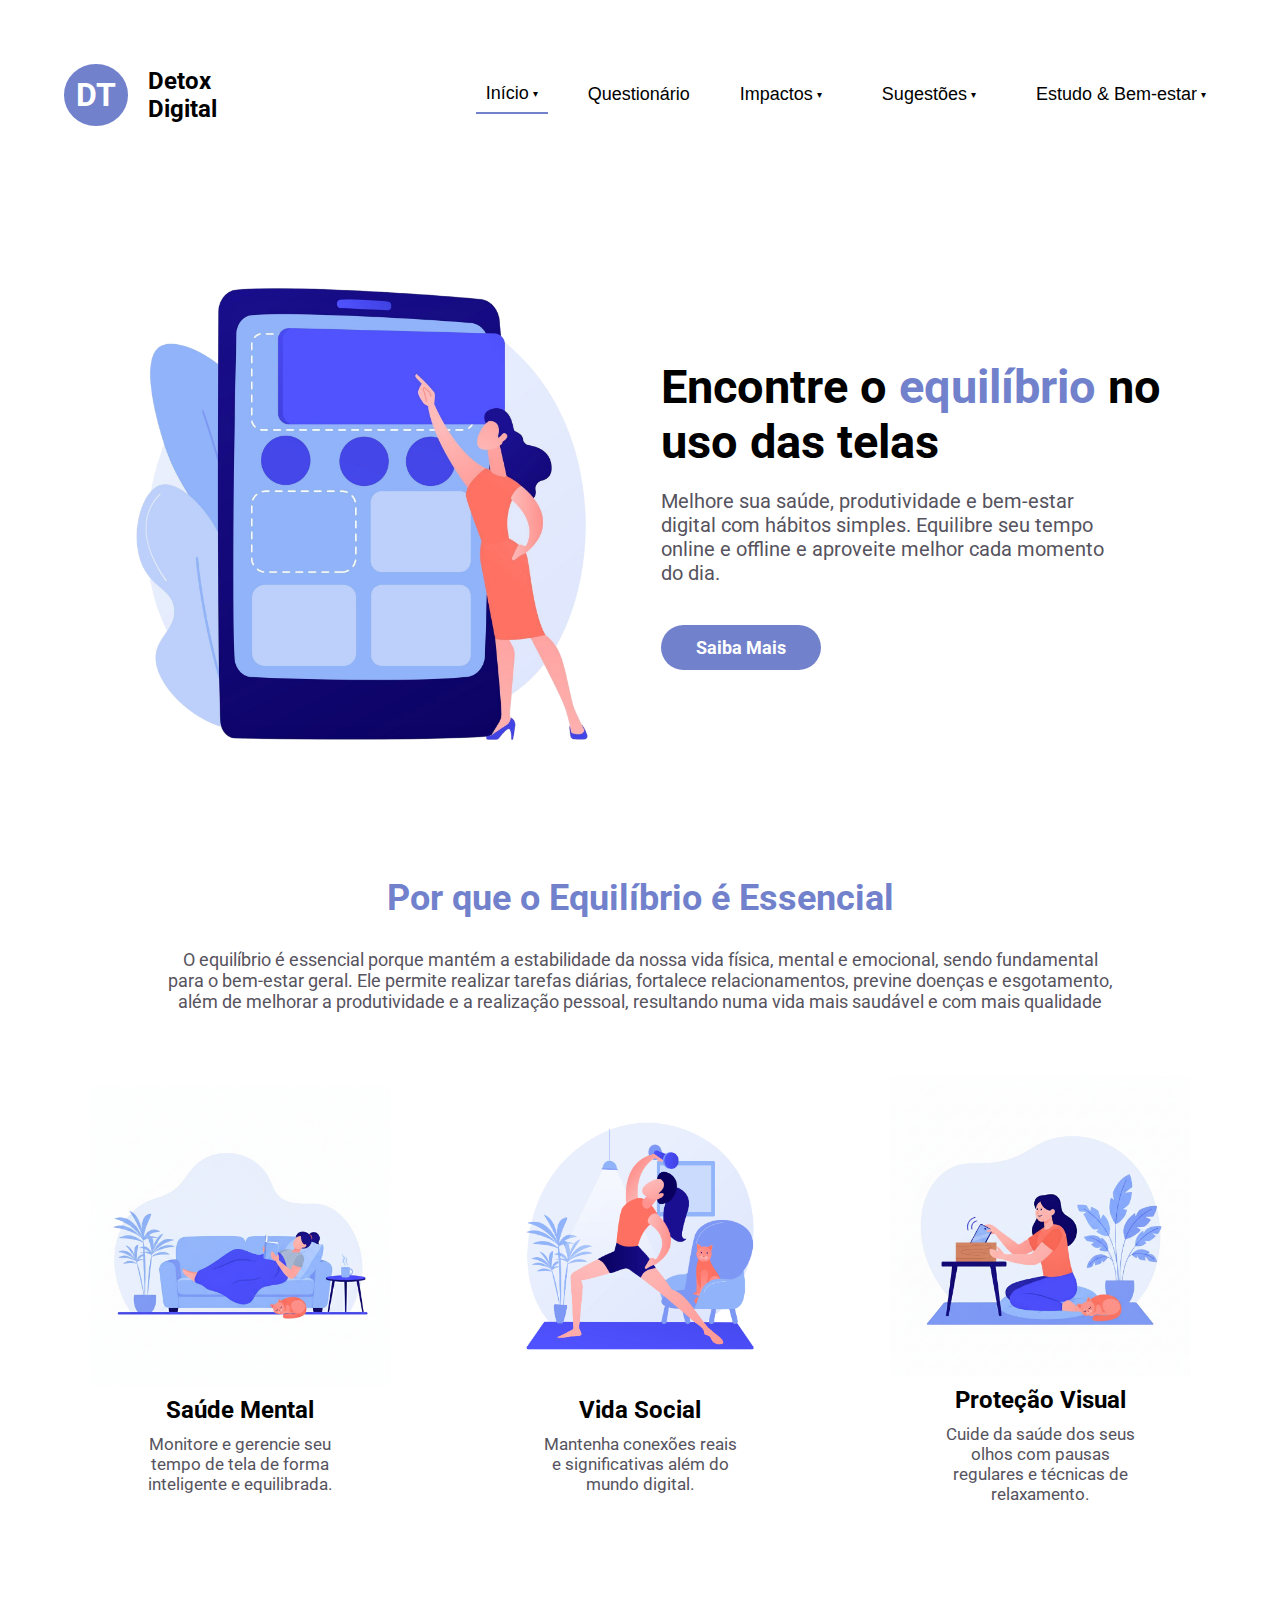
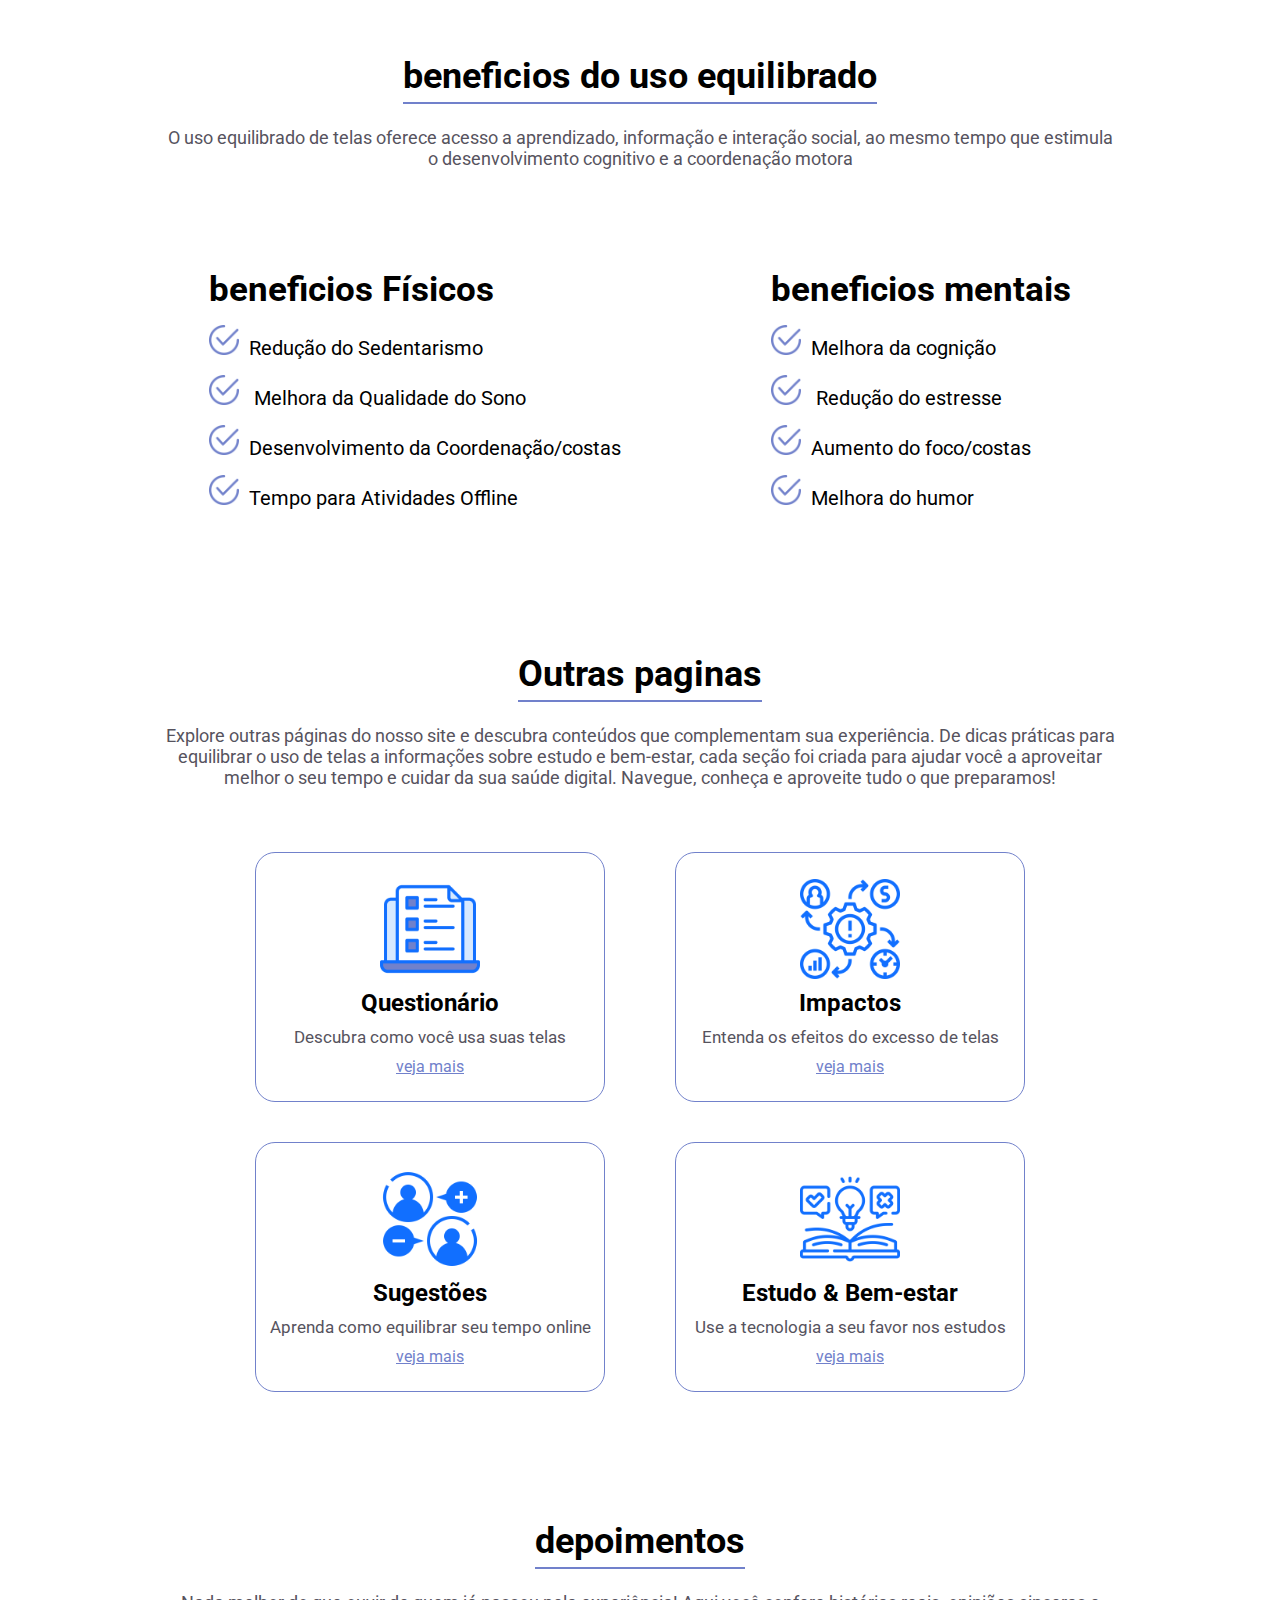
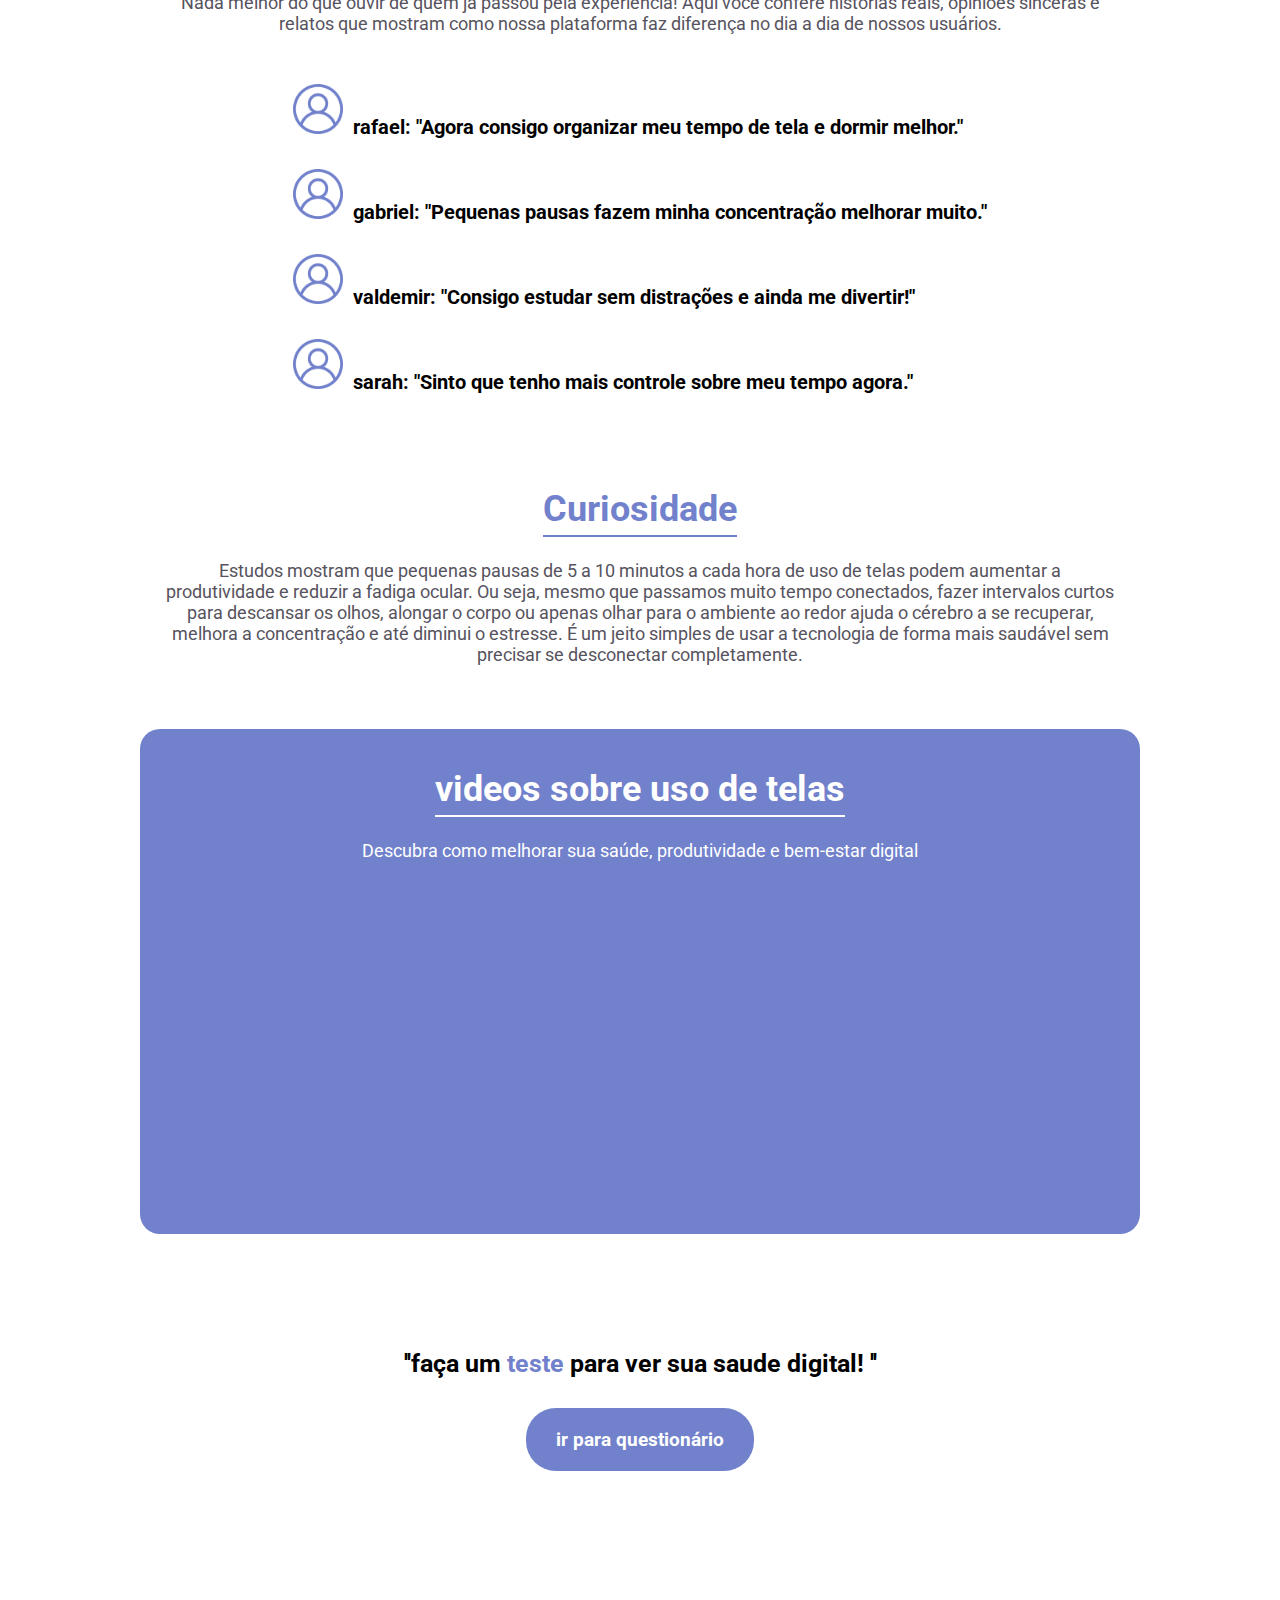
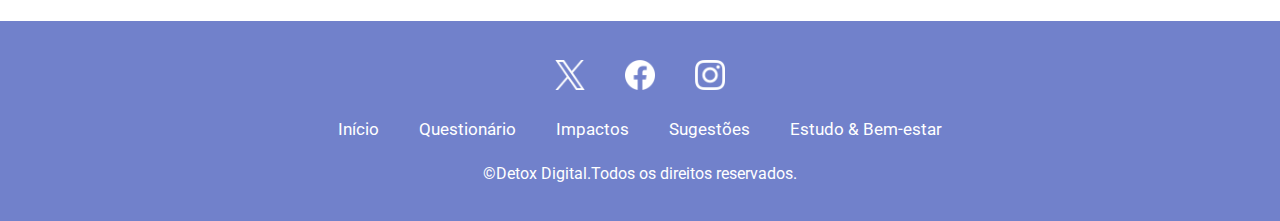
<file: index.html>
<!DOCTYPE html>
<html lang="pt-br">
<head>
    <meta charset="UTF-8">
    <meta name="viewport" content="width=device-width, initial-scale=1.0">
    <title>uso de tela</title>
    <link rel="stylesheet" href="css/style.css">
</head>
<body>
    <header id="inicio">
        <div class="logo">
            <h1>DT</h1>
            <h2>Detox Digital</h2>
        </div>
  <nav class="nav-bar">
    <!-- Início -->
    <div class="dropdown">
        <a href="index.html" class="dropbtn">
            Início <span class="arrow">▾</span>
        </a>
        <div class="dropdown-content">
            <a href="sobre.html">Sobre</a>
        </div>
    </div>

    <!-- Questionário -->
    <a href="questionario.html" class="menu-link">Questionário</a>

    <!-- Impactos -->
    <div class="dropdown">
        <a href="impactos.html" class="dropbtn">
            Impactos <span class="arrow">▾</span>
        </a>
        <div class="dropdown-content">
            <a href="complementar.html">sono</a>
            <a href="complementar2.html">saude mental</a>
            <a href="complementar3.html">produtividade</a>
        </div>
    </div>

    <!-- Sugestões -->
    <div class="dropdown">
        <a href="sugestoes.html" class="dropbtn">
            Sugestões <span class="arrow">▾</span>
        </a>
        <div class="dropdown-content">
            <a href="complementar4.html">limite de tempo</a>
            <a href="complementar5.html">pausas</a>
            <a href="complementar6.html">telas a noite</a>
        </div>
    </div>

    <!-- Estudo & Bem-estar -->
    <div class="dropdown">
        <a href="estudoebemestar.html" class="dropbtn">
            Estudo & Bem-estar <span class="arrow">▾</span>
        </a>
        <div class="dropdown-content">
            <a href="complementar7.html">dicas</a>
            <a href="complementar8.html">bem estar</a>
        </div>
    </div>
</nav>

        <div class="menu-toggle" onclick="document.querySelector('.nav-bar').classList.toggle('show')">
  <span></span>
  <span></span>
  <span></span>
</div>

    </header>
<script>
const menuToggle = document.querySelector('.menu-toggle');
const navBar = document.querySelector('.nav-bar');

menuToggle.addEventListener('click', () => {
    navBar.classList.toggle('show');
});
</script>


    <main>
        <img class="lolo" src="img/gerenciamento-de-conteudo-mulher-postando-anuncio-em-redes-de-midia-social-plana-personagem-feminina-cms-marketing-digital-ilustracao-do-conceito-de-blog-na-internet.png" alt="">
        <div class="texto-principal">
            <h2>Encontre o <span style="color: #7181cb;">equilíbrio</span>  no uso das telas</h2>
            <p>Melhore sua saúde, produtividade e bem-estar digital com hábitos simples. Equilibre seu tempo online e offline e aproveite melhor cada momento do dia.</p>
            <a  href="#saiba">Saiba Mais</a>
        </div>
    </main>
       <section class="resumo">
        <h2 id="saiba" style="text-align: center; margin-top: 5%; margin-bottom: 30px; color: #7181cb;"><span style="border: none;">Por que o Equilíbrio é Essencial</span></h2>
        <p style="margin: auto auto;">O equilíbrio é essencial porque mantém a estabilidade da nossa vida física, mental e emocional, sendo fundamental para o bem-estar geral. Ele permite realizar tarefas diárias, fortalece relacionamentos, previne doenças e esgotamento, além de melhorar a produtividade e a realização pessoal, resultando numa vida mais saudável e com mais qualidade</p>
        <div style="margin-bottom: 11%;"  class="cards2">
            <div style="border: none; height: auto;" class="card1">
                <img style="width: 300px; margin-bottom: 10px; height: auto;" src="img/Gemini_Generated_Image_ibdlq8ibdlq8ibdl.png" alt="">
                <h2>Saúde Mental</h2>
                <p style="width: 200px; ">Monitore e gerencie seu tempo de tela de forma inteligente e equilibrada.</p>
                
               
            </div>
            <div style="border: none; height: auto;" class="card1">
                <img style="width: 300px; margin-bottom: 10px;" src="img/20945053.jpg" alt="">
                <h2>Vida Social</h2>
                <p style="width: 200px;">Mantenha conexões reais e significativas além do mundo digital.</p>
                
               
            </div>
             <div style="border: none;height: auto;" class="card1">
                <img style="width: 300px; margin-bottom: 10px;" src="img/Gemini_Generated_Image_dnlmjednlmjednlm.png" alt="">
                <h2>Proteção Visual</h2>
                               <p style="width: 200px;">Cuide da saúde dos seus olhos com pausas regulares e técnicas de relaxamento.</p>

               
            </div>
             
        </div>
        
    </section>
        <section class="resumo">
        <h2 id="saiba" style="text-align: center; margin-top: 5%; margin-bottom: 30px;"><span>beneficios do uso equilibrado</span></h2>
        <p style="margin: auto auto;">O uso equilibrado de telas oferece acesso a aprendizado, informação e interação social, ao mesmo tempo que estimula o desenvolvimento cognitivo e a coordenação motora</p>
      
    </section>
    <section style="margin-top: 100px; margin-bottom: 10%;" class="tabela">
        <div class="sintomas">
            <h2> beneficios Físicos </h2>
            <ul>
                <li><img style="width: 30px; margin-right: 10px;" src="img/checked.png" alt="">Redução do Sedentarismo</li>
                 <li><img style="width: 30px; margin-right: 10px;" src="img/checked.png" alt=""> Melhora da Qualidade do Sono</li>
                  <li><img style="width: 30px; margin-right: 10px;" src="img/checked.png" alt="">Desenvolvimento da Coordenação/costas</li>
                   <li><img style="width: 30px; margin-right: 10px;" src="img/checked.png" alt="">Tempo para Atividades Offline</li>
            </ul>
        </div>
         <div class="sintomas">
            <h2> beneficios mentais </h2>
            <ul>
                <li><img style="width: 30px; margin-right: 10px;" src="img/checked.png" alt="">Melhora da cognição</li>
                 <li><img style="width: 30px; margin-right: 10px;" src="img/checked.png" alt=""> Redução do estresse</li>
                  <li><img style="width: 30px; margin-right: 10px;" src="img/checked.png" alt="">Aumento do foco/costas</li>
                   <li><img style="width: 30px; margin-right: 10px;" src="img/checked.png" alt="">Melhora do humor</li>
            </ul>
        </div>
    </section>
    <section class="resumo">
        <h2 id="saiba" style="text-align: center; margin-top: 5%; margin-bottom: 30px;"><span>Outras paginas</span></h2>
        <p style="margin: auto auto;">Explore outras páginas do nosso site e descubra conteúdos que complementam sua experiência. De dicas práticas para equilibrar o uso de telas a informações sobre estudo e bem-estar, cada seção foi criada para ajudar você a aproveitar melhor o seu tempo e cuidar da sua saúde digital. Navegue, conheça e aproveite tudo o que preparamos!</p>
        <div class="cards">
            <div class="card1">
                <img style="width: 100px; margin-bottom: 10px;" src="img/teste-online.png" alt="">
                <h2>Questionário</h2>
                <p>Descubra como você usa suas telas</p>
                <a href="questionario.html">veja mais</a>
            </div>
             <div class="card1">
                <img style="width: 100px;margin-bottom: 10px;" src="img/impacto.png" alt="">
                <h2>Impactos</h2>
                <p>Entenda os efeitos do excesso de telas</p>
                <a href="impactos.html">veja mais</a>
            </div>
             <div class="card1">
                <img style="width: 100px;margin-bottom: 10px;" src="img/suggestions.png" alt="">
                <h2>Sugestões</h2>
                <p>Aprenda como equilibrar seu tempo online</p>
                <a href="sugestoes.html">veja mais</a>
            </div>
             <div class="card1">
                <img style="width: 100px;margin-bottom: 10px;" src="img/feasibility.png" alt="">
                <h2>Estudo & Bem-estar</h2>
                <p>Use a tecnologia a seu favor nos estudos</p>
                <a href="estudoebemestar.html">veja mais</a>
            </div>
        </div>
    </section>
     <section class="resumo">
        <h2 id="saiba" style="text-align: center; margin-top: 5%; margin-bottom: 30px;"><span>depoimentos</span></h2>
        <p style="margin: auto auto;">Nada melhor do que ouvir de quem já passou pela experiência! Aqui você confere histórias reais, opiniões sinceras e relatos que mostram como nossa plataforma faz diferença no dia a dia de nossos usuários.</p>
       
    </section>
        <section style="margin-top: 50px; margin-bottom: 50px;" class="tabela">
        <div class="sintomas">
           
            <ul >
                
                <li style="font-weight: bold; margin-bottom: 30px;"><img style="width: 50px; margin-right: 10px;" src="img/user.png" alt="">rafael: "Agora consigo organizar meu tempo de tela e dormir melhor."</li>
                 <li style="font-weight: bold;margin-bottom: 30px"><img style="width: 50px; margin-right: 10px;" src="img/user.png" alt="">gabriel: "Pequenas pausas fazem minha concentração melhorar muito."</li>
                  <li style="font-weight: bold;margin-bottom: 30px"><img style="width: 50px; margin-right: 10px;" src="img/user.png" alt="">valdemir: "Consigo estudar sem distrações e ainda me divertir!"</li>
                   <li style="font-weight: bold;margin-bottom: 30px"><img style="width: 50px; margin-right: 10px;" src="img/user.png" alt="">sarah: "Sinto que tenho mais controle sobre meu tempo agora."</li>
            </ul>
        </div>
        
    </section>
      <section style="margin-bottom: 5%;" class="resumo">
        <h2 id="saiba" style="text-align: center; margin-top: 5%; margin-bottom: 30px;"><span style="color: #7181cb;">Curiosidade</span></h2>
        <p style="margin: auto auto;">Estudos mostram que pequenas pausas de 5 a 10 minutos a cada hora de uso de telas podem aumentar a produtividade e reduzir a fadiga ocular. Ou seja, mesmo que passamos muito tempo conectados, fazer intervalos curtos para descansar os olhos, alongar o corpo ou apenas olhar para o ambiente ao redor ajuda o cérebro a se recuperar, melhora a concentração e até diminui o estresse. É um jeito simples de usar a tecnologia de forma mais saudável sem precisar se desconectar completamente.</p>
     
        
    </section>
    <section class="video">
        <h2 style="text-align: center;  margin-bottom: 30px;"><span>videos sobre uso de telas </span></h2>
        <p style="margin-bottom: 20px;">Descubra como melhorar sua saúde, produtividade e bem-estar digital</p>
        <div class="paia">
        <iframe style="text-align: center;" width="560" height="315" src="https://www.youtube.com/embed/K18vtU4XBlE?si=cMhw6w8zBpsBdlCX" title="YouTube video player" frameborder="0" allow="accelerometer; autoplay; clipboard-write; encrypted-media; gyroscope; picture-in-picture; web-share" referrerpolicy="strict-origin-when-cross-origin" allowfullscreen></iframe>
        </div>
    </section>
    
      <section class="frase">
        <h2 style="border: none;">''faça um   <span style="color: #7181cb;">   teste</span> para ver sua saude digital!  ''</h2>
        <a href="questionario.html">ir para questionário</a>
    </section>
    <footer style="margin-top: 150px;">
        <div class="redes">
        <a href="#">
            <img style="width: 30px;" src="img/twitter.png" alt="">
        </a>
        <a href="#">
            <img style="width: 30px;" src="img/facebook.png" alt="">
        </a>
        <a href="https://www.instagram.com/detoxdigital.ifc/"target="_blank">
            <img style="width: 30px;" src="img/instagram.png" alt="">
        </a>
        </div>
        <div class="mapa">
            <a href="index.html">Início</a>
            <a href="questionario.html">Questionário</a>
            <a href="impactos.html">Impactos</a>
            <a href="sugestoes.html">Sugestões</a>
            <a href="estudoebemestar.html">Estudo & Bem-estar</a>
        </div>
        <p style="color: white;">©Detox Digital.Todos os direitos reservados.</p>
    </footer>
    <script src="js/index.js"></script>
    <script src="js/munu.js"></script>
</body>

</html>
</file>
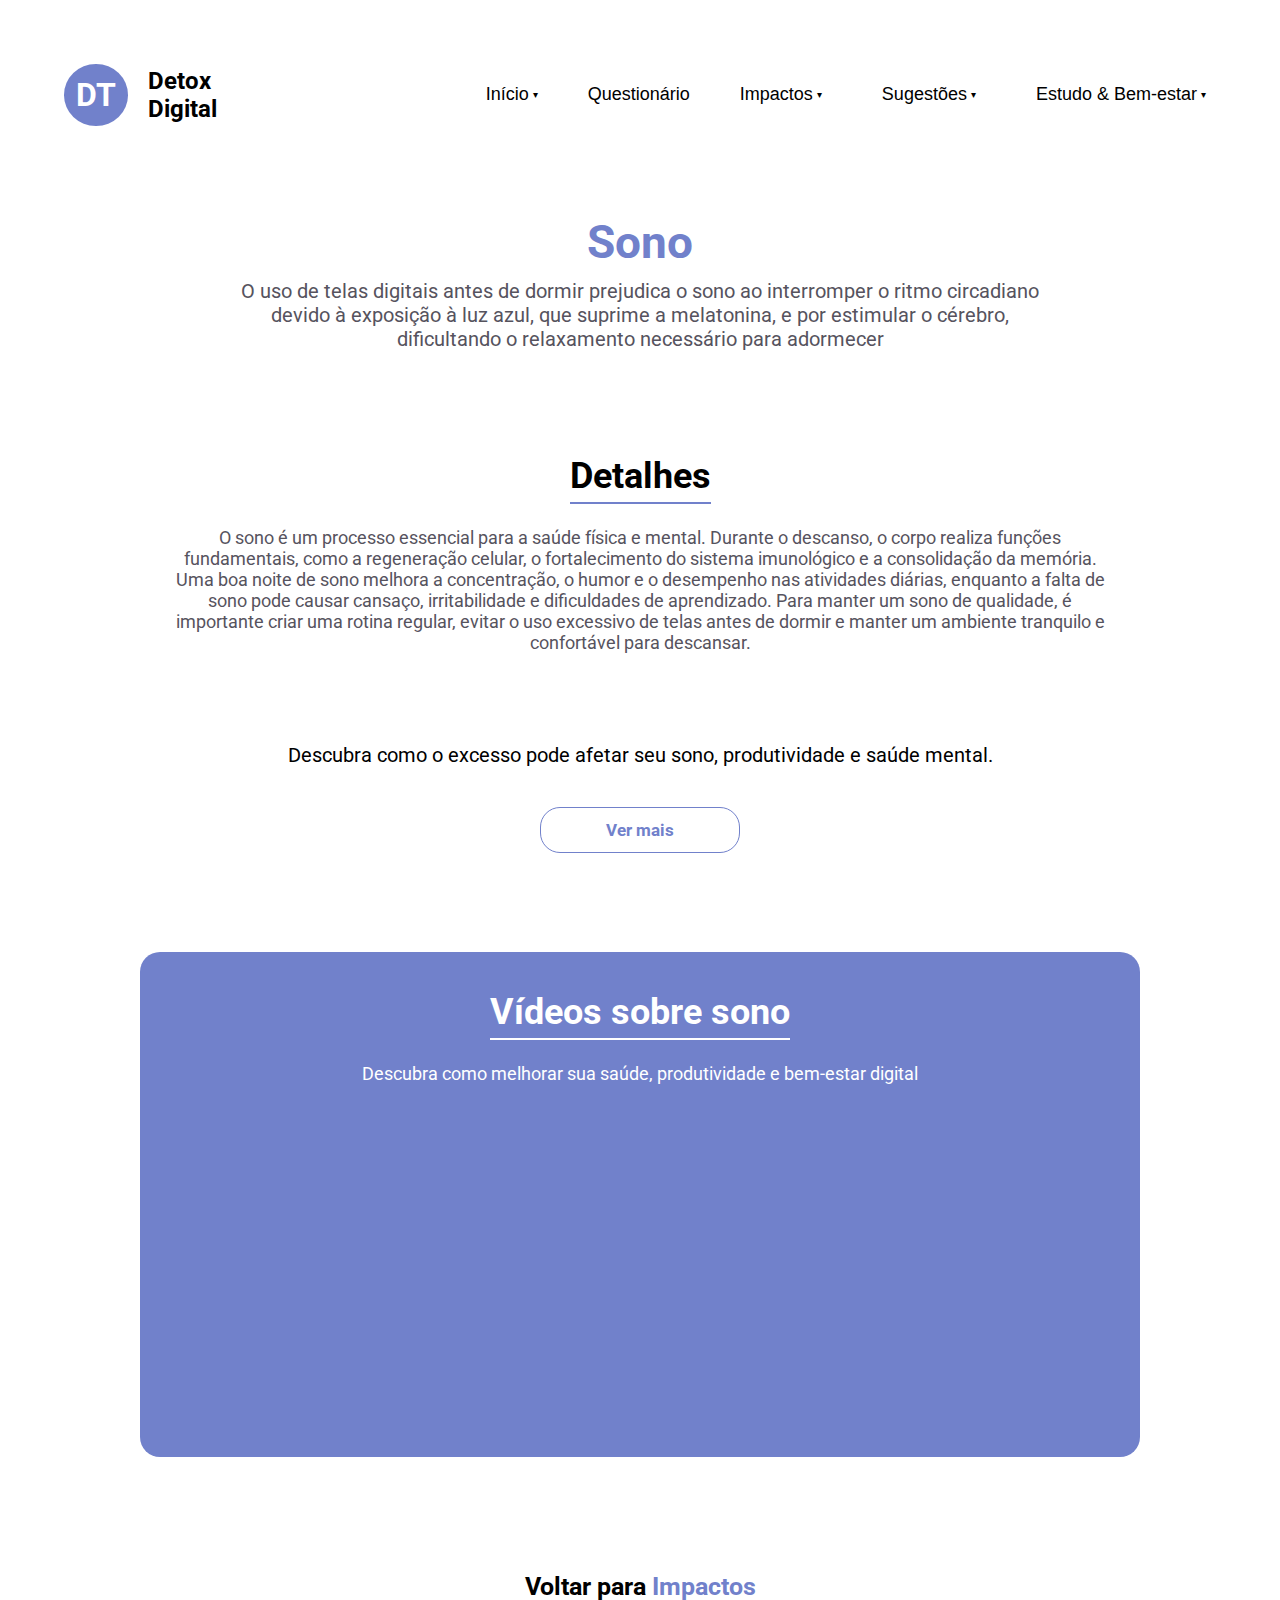
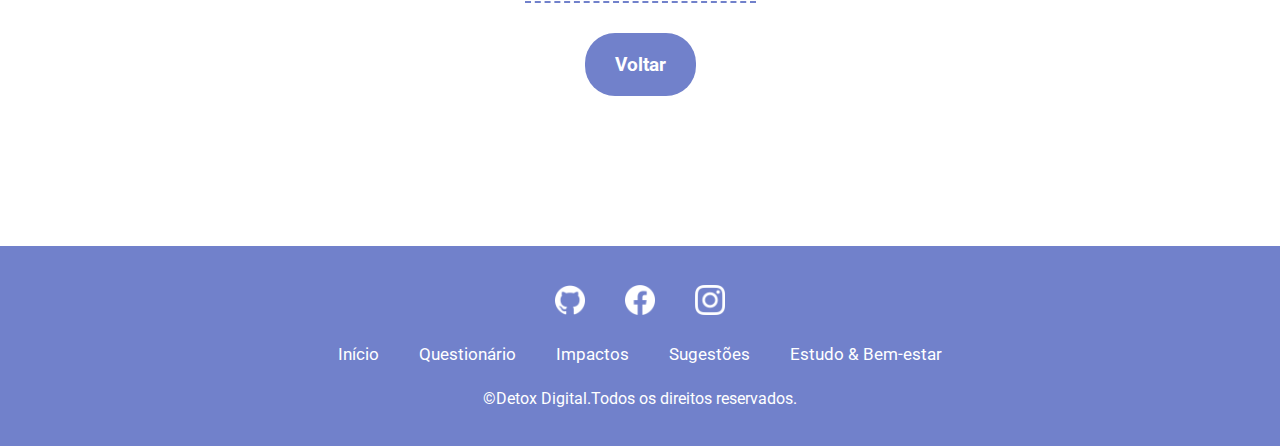
<file: complementar.html>
<!DOCTYPE html>
<html lang="pt-br">
<head>
    <meta charset="UTF-8">
    <meta name="viewport" content="width=device-width, initial-scale=1.0">
    <title>Complementar</title>
    <link rel="stylesheet" href="css/style.css">
</head>
<body>
    <header id="inicio">
        <div class="logo">
            <h1>DT</h1>
            <h2>Detox Digital</h2>
        </div>
        <nav class="nav-bar">
    <!-- Início -->
    <div class="dropdown">
        <a href="index.html" class="dropbtn">
            Início <span class="arrow">▾</span>
        </a>
        <div class="dropdown-content">
            <a href="sobre.html">Sobre</a>
        </div>
    </div>

    <!-- Questionário -->
    <a href="questionario.html" class="menu-link">Questionário</a>

    <!-- Impactos -->
    <div class="dropdown">
        <a href="impactos.html" class="dropbtn">
            Impactos <span class="arrow">▾</span>
        </a>
        <div class="dropdown-content">
            <a href="complementar.html">Sono</a>
            <a href="complementar2.html">Saúde mental</a>
            <a href="complementar3.html">Produtividade</a>
        </div>
    </div>

    <!-- Sugestões -->
    <div class="dropdown">
        <a href="sugestoes.html" class="dropbtn">
            Sugestões <span class="arrow">▾</span>
        </a>
        <div class="dropdown-content">
            <a href="complementar4.html">Limite de tempo</a>
            <a href="complementar5.html">Pausas</a>
            <a href="complementar6.html">Telas a noite</a>
        </div>
    </div>

    <!-- Estudo & Bem-estar -->
    <div class="dropdown">
        <a href="estudoebemestar.html" class="dropbtn">
            Estudo & Bem-estar <span class="arrow">▾</span>
        </a>
        <div class="dropdown-content">
            <a href="complementar7.html">Dicas</a>
            <a href="complementar8.html">Bem estar</a>
        </div>
    </div>
</nav>

        <div class="menu-toggle" onclick="document.querySelector('.nav-bar').classList.toggle('show')">
  <span></span>
  <span></span>
  <span></span>
</div>
    </header>
    <script>
const menuToggle = document.querySelector('.menu-toggle');
const navBar = document.querySelector('.nav-bar');

menuToggle.addEventListener('click', () => {
    navBar.classList.toggle('show');
});
</script>
    <main class="impact">
        
        <div class="prin">
        <h1> <span style="color: #7181cb;">Sono</span>  </h1>
        <p class="gordo" >O uso de telas digitais antes de dormir prejudica o sono ao interromper o ritmo circadiano devido à exposição à luz azul, que suprime a melatonina, e por estimular o cérebro, dificultando o relaxamento necessário para adormecer</p>
        
        </div>
        
    </main>
    
     <section class="resumo">
        <h2 id="saiba" style="text-align: center; margin-top: 5%; margin-bottom: 30px;"><span>Detalhes</span></h2>
        <p style="margin: auto auto;">O sono é um processo essencial para a saúde física e mental. Durante o descanso, o corpo realiza funções fundamentais, como a regeneração celular, o fortalecimento do sistema imunológico e a consolidação da memória. Uma boa noite de sono melhora a concentração, o humor e o desempenho nas atividades diárias, enquanto a falta de sono pode causar cansaço, irritabilidade e dificuldades de aprendizado. Para manter um sono de qualidade, é importante criar uma rotina regular, evitar o uso excessivo de telas antes de dormir e manter um ambiente tranquilo e confortável para descansar.</p>
       
        
    </section>
        <main class="impact">
        
        <div class="prin">
       
        <p style="color: black;">Descubra como o excesso pode afetar seu sono, produtividade e saúde mental.</p>
        <a href="https://www.thensf.org/ "target="_blank">Ver mais</a>
        </div>
        
    </main>
    <section style="margin-top: 5%;" class="video">
        <h2 style="text-align: center;  margin-bottom: 30px;"><span>Vídeos sobre sono </span></h2>
        <p style="margin-bottom: 20px;">Descubra como melhorar sua saúde, produtividade e bem-estar digital</p>
        <div class="paia">
       <iframe width="560" height="315" src="https://www.youtube.com/embed/YORC5OAjhbI?si=2cGcls8FvlRQcoDS" title="YouTube video player" frameborder="0" allow="accelerometer; autoplay; clipboard-write; encrypted-media; gyroscope; picture-in-picture; web-share" referrerpolicy="strict-origin-when-cross-origin" allowfullscreen></iframe>
        </div>
    </section>
     <section class="frase">
    <h2>Voltar para <span style="color:#7181cb;">Impactos </span></h2>
    <a href="impactos.html"><i class="fa-solid fa-arrow-left"></i> Voltar</a>
  </section>
 <footer style="margin-top: 150px;">
        <div class="redes">
        <a href="#">
            <img style="width: 30px;" src="img/github.png" alt="">
        </a>
        <a href="#">
            <img style="width: 30px;" src="img/facebook.png" alt="">
        </a>
        <a href="https://www.instagram.com/detoxdigital.ifc/"target="_blank">
            <img style="width: 30px;" src="img/instagram.png" alt="">
        </a>
        </div>
        <div class="mapa">
            <a href="index.html">Início</a>
            <a href="questionario.html">Questionário</a>
            <a href="impactos.html">Impactos</a>
            <a href="sugestoes.html">Sugestões</a>
            <a href="estudoebemestar.html">Estudo & Bem-estar</a>
        </div>
        <p style="color: white;">©Detox Digital.Todos os direitos reservados.</p>
    </footer>
    
    <script src="js/munu.js"></script>
</body>
</html>
</file>
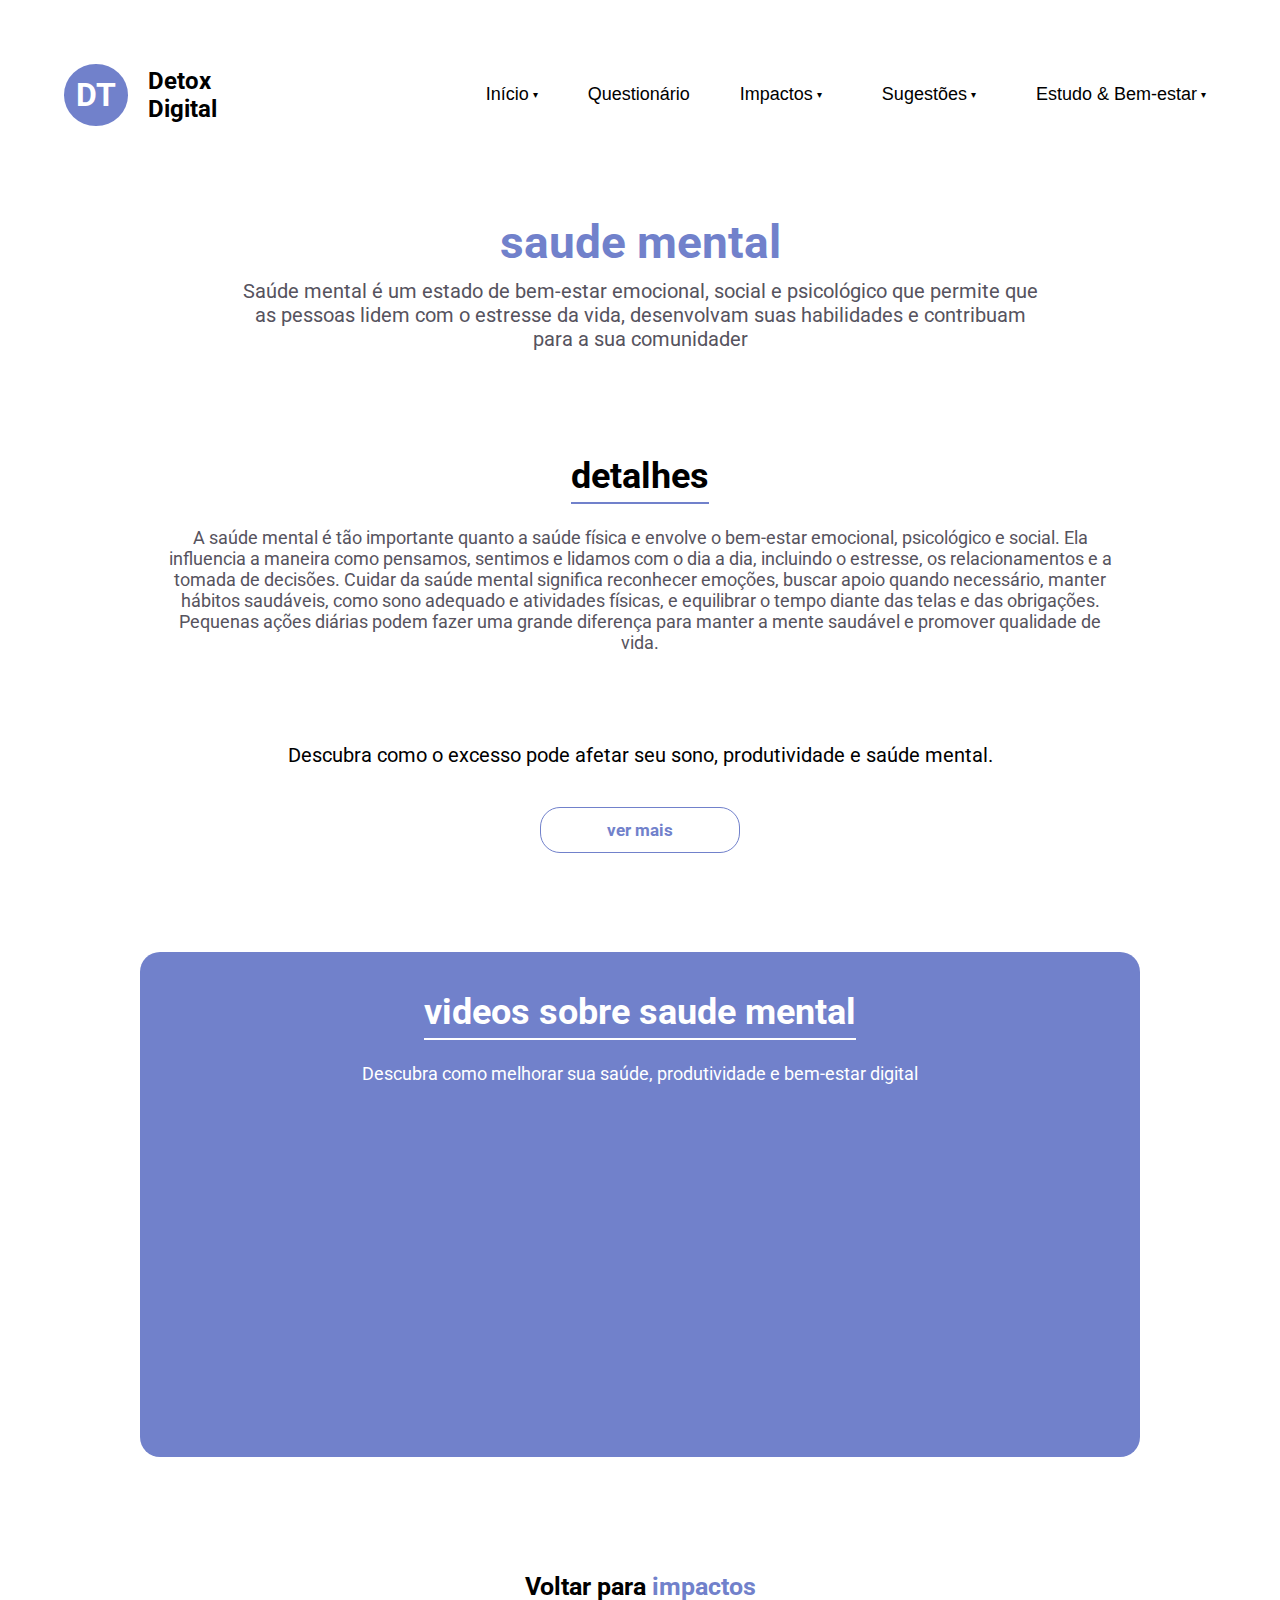
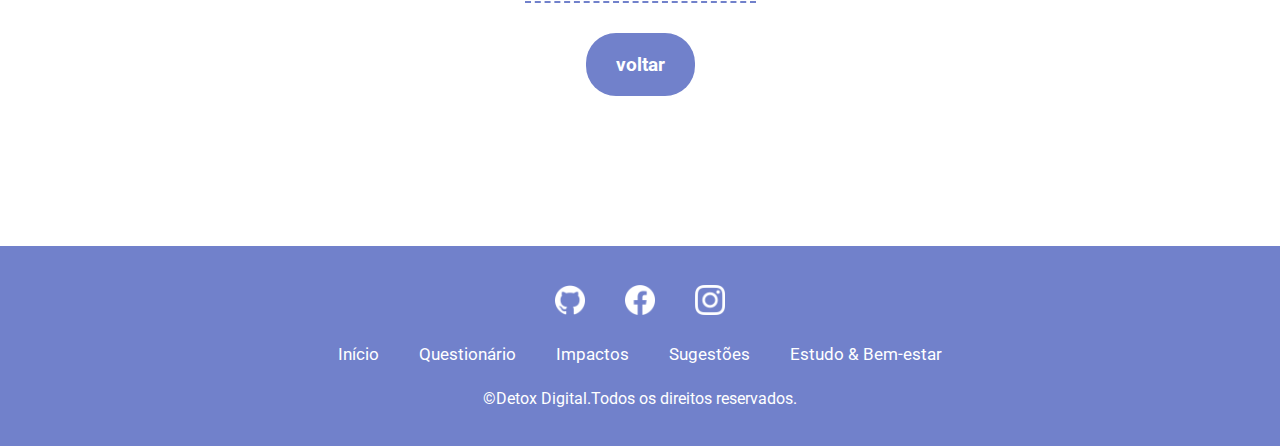
<file: complementar2.html>
<!DOCTYPE html>
<html lang="pt-br">
<head>
    <meta charset="UTF-8">
    <meta name="viewport" content="width=device-width, initial-scale=1.0">
    <title>complementar</title>
    <link rel="stylesheet" href="css/style.css">
</head>
<body>
    <header id="inicio">
        <div class="logo">
            <h1>DT</h1>
            <h2>Detox Digital</h2>
        </div>
     <nav class="nav-bar">
    <!-- Início -->
    <div class="dropdown">
        <a href="index.html" class="dropbtn">
            Início <span class="arrow">▾</span>
        </a>
        <div class="dropdown-content">
            <a href="sobre.html">Sobre</a>
        </div>
    </div>

    <!-- Questionário -->
    <a href="questionario.html" class="menu-link">Questionário</a>

    <!-- Impactos -->
    <div class="dropdown">
        <a href="impactos.html" class="dropbtn">
            Impactos <span class="arrow">▾</span>
        </a>
        <div class="dropdown-content">
            <a href="complementar.html">sono</a>
            <a href="complementar2.html">saude mental</a>
            <a href="complementar3.html">produtividade</a>
        </div>
    </div>

    <!-- Sugestões -->
    <div class="dropdown">
        <a href="sugestoes.html" class="dropbtn">
            Sugestões <span class="arrow">▾</span>
        </a>
        <div class="dropdown-content">
            <a href="complementar4.html">limite de tempo</a>
            <a href="complementar5.html">pausas</a>
            <a href="complementar6.html">telas a noite</a>
        </div>
    </div>

    <!-- Estudo & Bem-estar -->
    <div class="dropdown">
        <a href="estudoebemestar.html" class="dropbtn">
            Estudo & Bem-estar <span class="arrow">▾</span>
        </a>
        <div class="dropdown-content">
            <a href="complementar7.html">dicas</a>
            <a href="complementar8.html">bem estar</a>
        </div>
    </div>
</nav>

        <div class="menu-toggle" onclick="document.querySelector('.nav-bar').classList.toggle('show')">
  <span></span>
  <span></span>
  <span></span>
</div>
    </header>
    <script>
const menuToggle = document.querySelector('.menu-toggle');
const navBar = document.querySelector('.nav-bar');

menuToggle.addEventListener('click', () => {
    navBar.classList.toggle('show');
});
</script>
    <main class="impact">
        
        <div class="prin">
        <h1> <span style="color: #7181cb;">saude mental</span>  </h1>
        <p class="gordo" >Saúde mental é um estado de bem-estar emocional, social e psicológico que permite que as pessoas lidem com o estresse da vida, desenvolvam suas habilidades e contribuam para a sua comunidader</p>
        
        </div>
        
    </main>
    
     <section class="resumo">
        <h2 id="saiba" style="text-align: center; margin-top: 5%; margin-bottom: 30px;"><span>detalhes</span></h2>
        <p style="margin: auto auto;">A saúde mental é tão importante quanto a saúde física e envolve o bem-estar emocional, psicológico e social. Ela influencia a maneira como pensamos, sentimos e lidamos com o dia a dia, incluindo o estresse, os relacionamentos e a tomada de decisões. Cuidar da saúde mental significa reconhecer emoções, buscar apoio quando necessário, manter hábitos saudáveis, como sono adequado e atividades físicas, e equilibrar o tempo diante das telas e das obrigações. Pequenas ações diárias podem fazer uma grande diferença para manter a mente saudável e promover qualidade de vida.</p>
       
        
    </section>
     <main class="impact">
        
        <div class="prin">
       
        <p style="color: black;">Descubra como o excesso pode afetar seu sono, produtividade e saúde mental.</p>
        <a href="https://www.gov.br/saude/pt-br/assuntos/saude-de-a-a-z/s/saude-mental "target="_blank">ver mais</a>
        </div>
        
    </main>
    <section style="margin-top: 5%;" class="video">
        <h2 style="text-align: center;  margin-bottom: 30px;"><span>videos sobre saude mental </span></h2>
        <p style="margin-bottom: 20px;">Descubra como melhorar sua saúde, produtividade e bem-estar digital</p>
        <div class="paia">
      <iframe width="560" height="315" src="https://www.youtube.com/embed/2g1_FIGjuvc?si=5hJlPn9YoOvWyf4I" title="YouTube video player" frameborder="0" allow="accelerometer; autoplay; clipboard-write; encrypted-media; gyroscope; picture-in-picture; web-share" referrerpolicy="strict-origin-when-cross-origin" allowfullscreen></iframe>
        </div>
    </section>
     <section class="frase">
    <h2>Voltar para <span style="color:#7181cb;">impactos </span></h2>
    <a href="impactos.html"><i class="fa-solid fa-arrow-left"></i> voltar</a>
  </section>
   <footer style="margin-top: 150px;">
        <div class="redes">
        <a href="#">
            <img style="width: 30px;" src="img/github.png" alt="">
        </a>
        <a href="#">
            <img style="width: 30px;" src="img/facebook.png" alt="">
        </a>
        <a href="https://www.instagram.com/detoxdigital.ifc/"target="_blank">
            <img style="width: 30px;" src="img/instagram.png" alt="">
        </a>
        </div>
        <div class="mapa">
            <a href="index.html">Início</a>
            <a href="questionario.html">Questionário</a>
            <a href="impactos.html">Impactos</a>
            <a href="sugestoes.html">Sugestões</a>
            <a href="estudoebemestar.html">Estudo & Bem-estar</a>
        </div>
        <p style="color: white;">©Detox Digital.Todos os direitos reservados.</p>
    </footer>
    
    <script src="js/munu.js"></script>
</body>

</html>
</file>
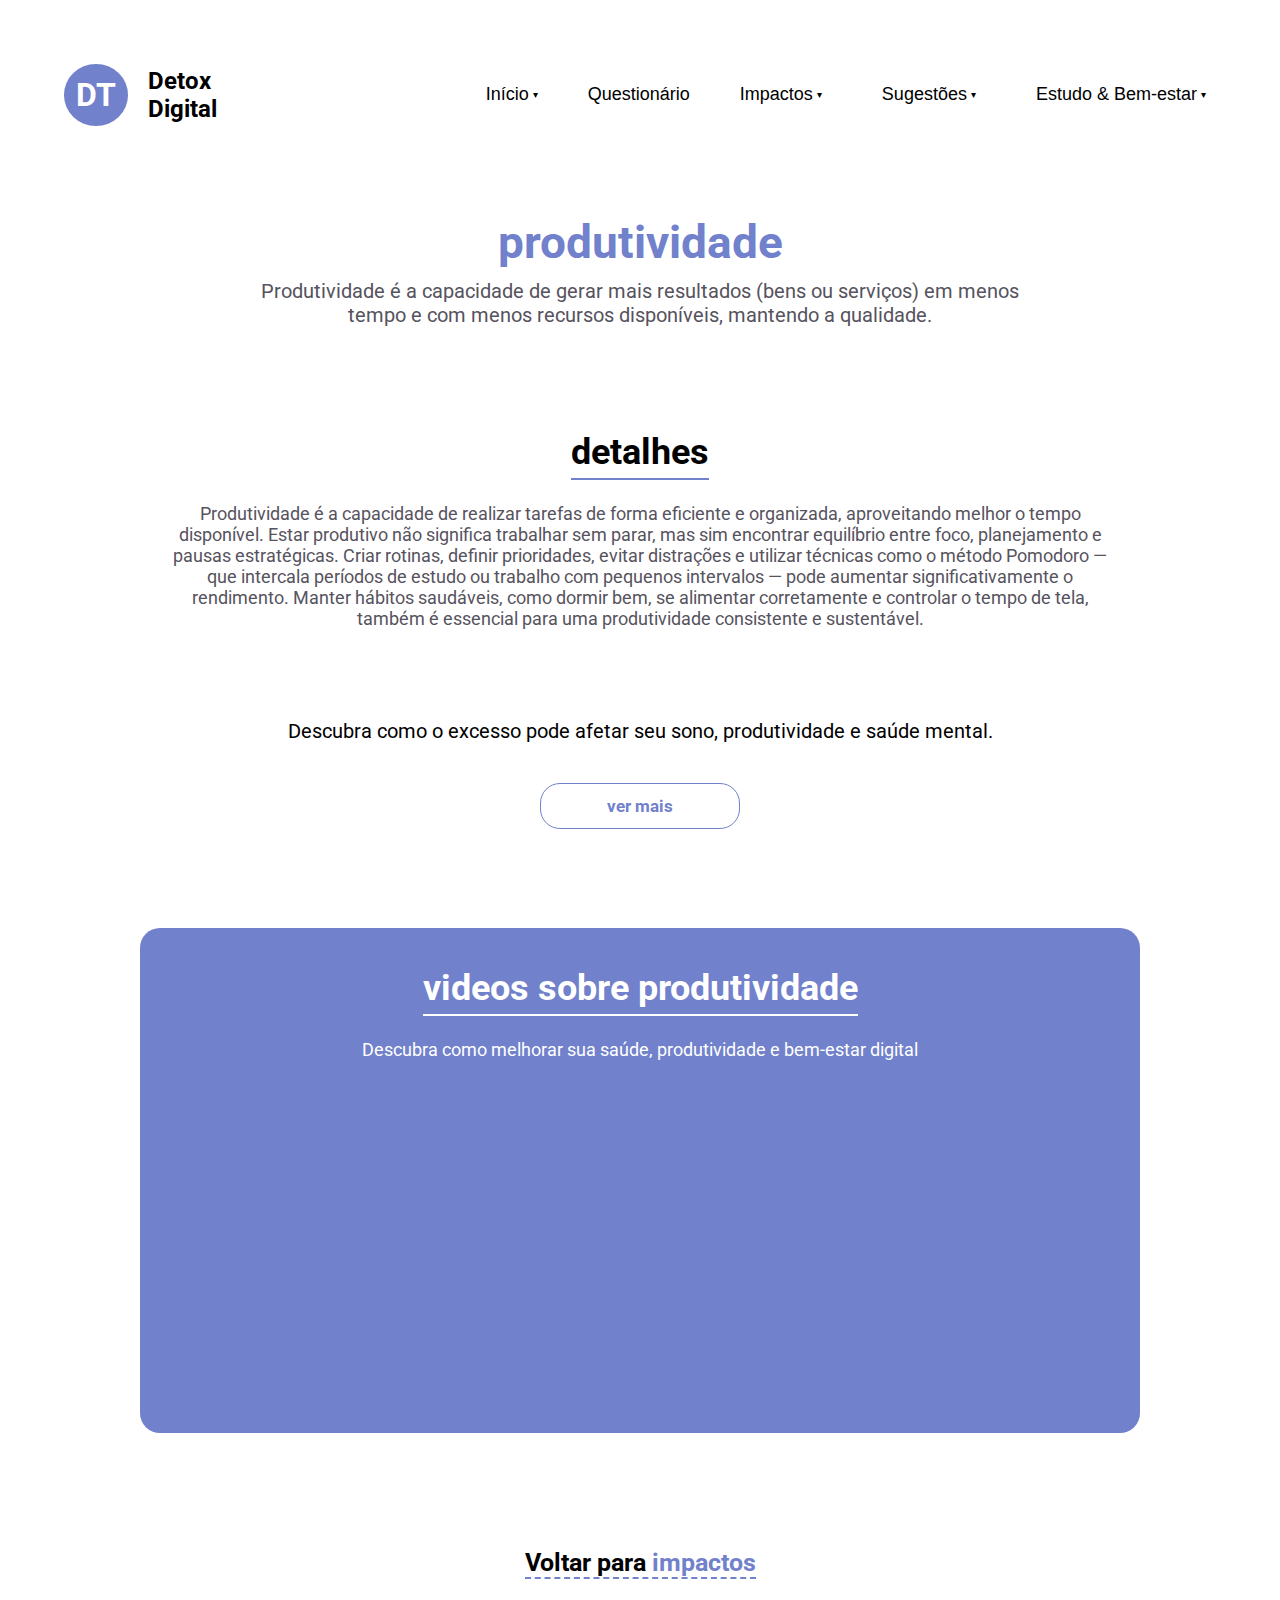
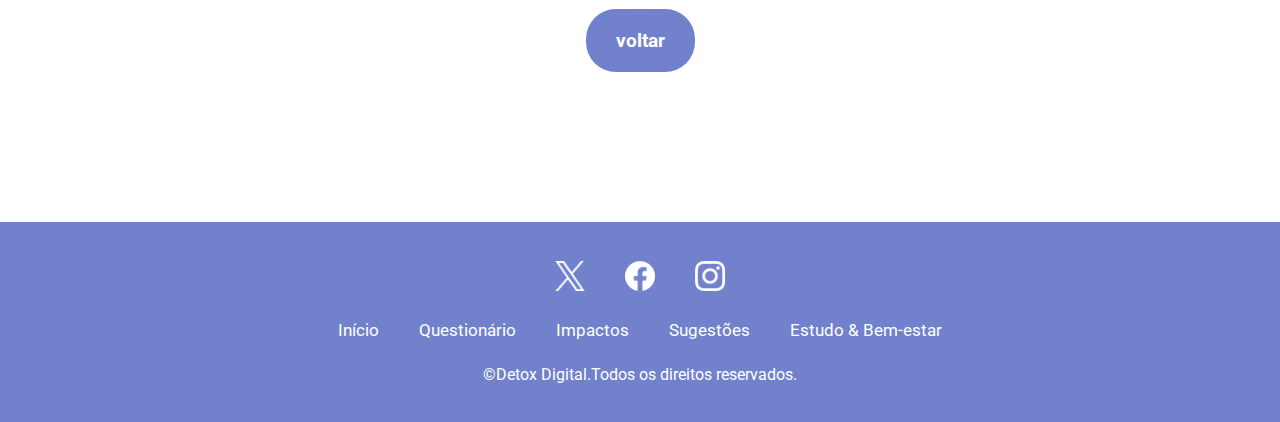
<file: complementar3.html>
<!DOCTYPE html>
<html lang="pt-br">
<head>
    <meta charset="UTF-8">
    <meta name="viewport" content="width=device-width, initial-scale=1.0">
    <title>complementar</title>
    <link rel="stylesheet" href="css/style.css">
</head>
<body>
    <header id="inicio">
        <div class="logo">
            <h1>DT</h1>
            <h2>Detox Digital</h2>
        </div>
        <nav class="nav-bar">
    <!-- Início -->
    <div class="dropdown">
        <a href="index.html" class="dropbtn">
            Início <span class="arrow">▾</span>
        </a>
        <div class="dropdown-content">
            <a href="sobre.html">Sobre</a>
        </div>
    </div>

    <!-- Questionário -->
    <a href="questionario.html" class="menu-link">Questionário</a>

    <!-- Impactos -->
    <div class="dropdown">
        <a href="impactos.html" class="dropbtn">
            Impactos <span class="arrow">▾</span>
        </a>
        <div class="dropdown-content">
            <a href="complementar.html">sono</a>
            <a href="complementar2.html">saude mental</a>
            <a href="complementar3.html">produtividade</a>
        </div>
    </div>

    <!-- Sugestões -->
    <div class="dropdown">
        <a href="sugestoes.html" class="dropbtn">
            Sugestões <span class="arrow">▾</span>
        </a>
        <div class="dropdown-content">
            <a href="complementar4.html">limite de tempo</a>
            <a href="complementar5.html">pausas</a>
            <a href="complementar6.html">telas a noite</a>
        </div>
    </div>

    <!-- Estudo & Bem-estar -->
    <div class="dropdown">
        <a href="estudoebemestar.html" class="dropbtn">
            Estudo & Bem-estar <span class="arrow">▾</span>
        </a>
        <div class="dropdown-content">
            <a href="complementar7.html">dicas</a>
            <a href="complementar8.html">bem estar</a>
        </div>
    </div>
</nav>

        <div class="menu-toggle" onclick="document.querySelector('.nav-bar').classList.toggle('show')">
  <span></span>
  <span></span>
  <span></span>
</div>
    </header>
    <script>
const menuToggle = document.querySelector('.menu-toggle');
const navBar = document.querySelector('.nav-bar');

menuToggle.addEventListener('click', () => {
    navBar.classList.toggle('show');
});
</script>
    <main class="impact">
        
        <div class="prin">
        <h1> <span style="color: #7181cb;">produtividade</span>  </h1>
        <p class="gordo" >Produtividade é a capacidade de gerar mais resultados (bens ou serviços) em menos tempo e com menos recursos disponíveis, mantendo a qualidade.</p>
        
        </div>
        
    </main>
    
     <section class="resumo">
        <h2 id="saiba" style="text-align: center; margin-top: 5%; margin-bottom: 30px;"><span>detalhes</span></h2>
        <p style="margin: auto auto;">Produtividade é a capacidade de realizar tarefas de forma eficiente e organizada, aproveitando melhor o tempo disponível. Estar produtivo não significa trabalhar sem parar, mas sim encontrar equilíbrio entre foco, planejamento e pausas estratégicas. Criar rotinas, definir prioridades, evitar distrações e utilizar técnicas como o método Pomodoro — que intercala períodos de estudo ou trabalho com pequenos intervalos — pode aumentar significativamente o rendimento. Manter hábitos saudáveis, como dormir bem, se alimentar corretamente e controlar o tempo de tela, também é essencial para uma produtividade consistente e sustentável.</p>
       
        
    </section>
     <main class="impact">
        
        <div class="prin">
       
        <p style="color: black;">Descubra como o excesso pode afetar seu sono, produtividade e saúde mental.</p>
        <a href="https://online.pucrs.br/blog/produtividade-carreira "target="_blank">ver mais</a>
        </div>
        
    </main>
    <section style="margin-top: 5%;" class="video">
        <h2 style="text-align: center;  margin-bottom: 30px;"><span>videos sobre produtividade </span></h2>
        <p style="margin-bottom: 20px;">Descubra como melhorar sua saúde, produtividade e bem-estar digital</p>
        <div class="paia">
      <iframe width="560" height="315" src="https://www.youtube.com/embed/U9iE090X-64?si=EE4LQh7xTFCj-XAG" title="YouTube video player" frameborder="0" allow="accelerometer; autoplay; clipboard-write; encrypted-media; gyroscope; picture-in-picture; web-share" referrerpolicy="strict-origin-when-cross-origin" allowfullscreen></iframe>
        </div>
    </section>
     <section class="frase">
    <h2>Voltar para <span style="color:#7181cb;">impactos </span></h2>
    <a href="impactos.html"><i class="fa-solid fa-arrow-left"></i> voltar</a>
  </section>
 <footer style="margin-top: 150px;">
        <div class="redes">
        <a href="#">
            <img style="width: 30px;" src="img/twitter.png" alt="">
        </a>
        <a href="#">
            <img style="width: 30px;" src="img/facebook.png" alt="">
        </a>
        <a href="https://www.instagram.com/detoxdigital.ifc/"target="_blank">
            <img style="width: 30px;" src="img/instagram.png" alt="">
        </a>
        </div>
        <div class="mapa">
            <a href="index.html">Início</a>
            <a href="questionario.html">Questionário</a>
            <a href="impactos.html">Impactos</a>
            <a href="sugestoes.html">Sugestões</a>
            <a href="estudoebemestar.html">Estudo & Bem-estar</a>
        </div>
        <p style="color: white;">©Detox Digital.Todos os direitos reservados.</p>
    </footer>
    
    <script src="js/munu.js"></script>
</body>
</html>
</file>
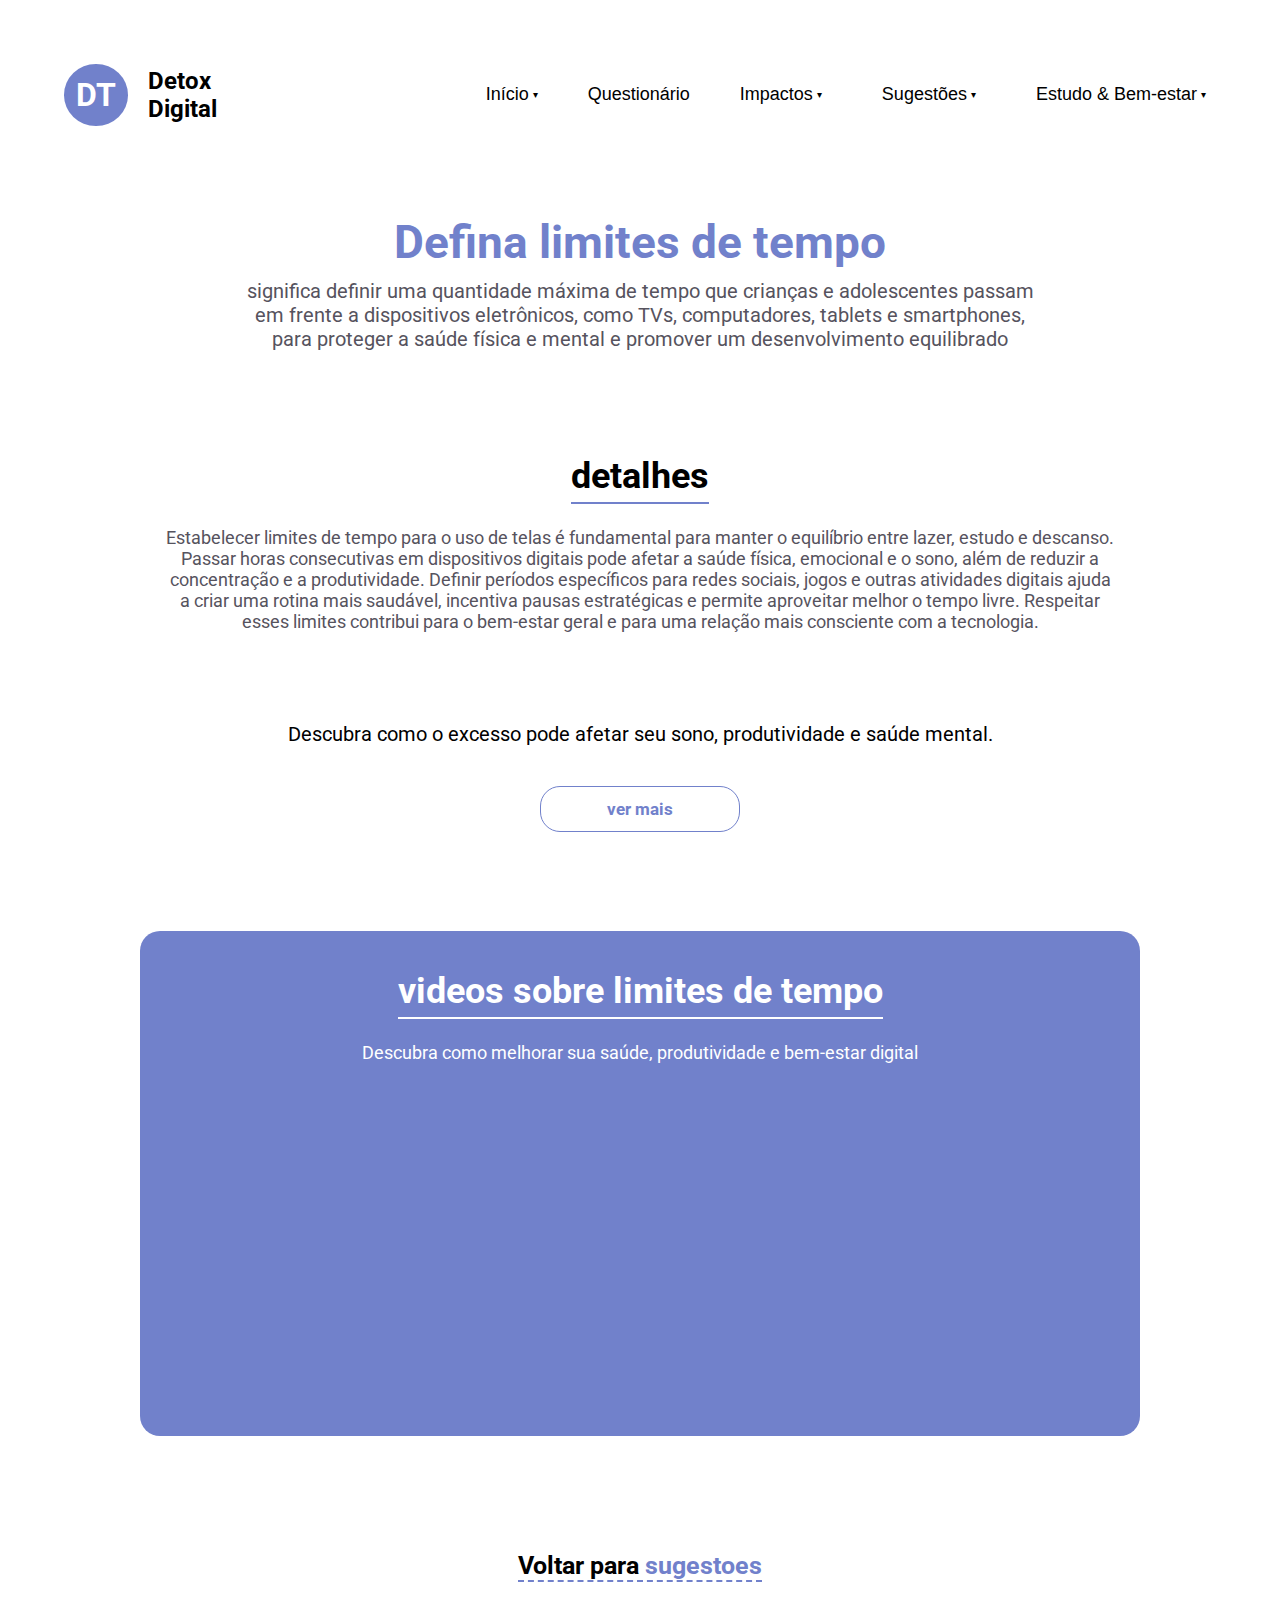
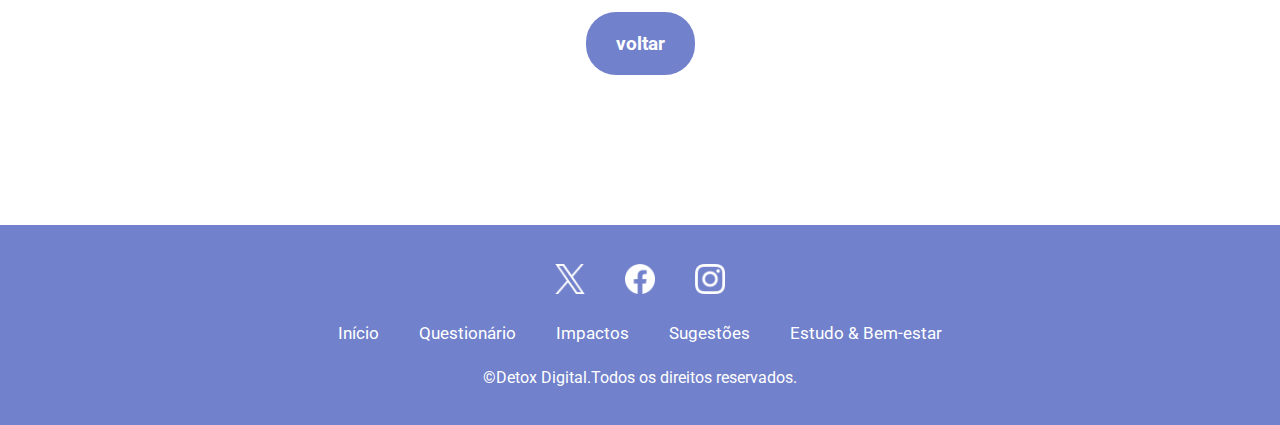
<file: complementar4.html>
<!DOCTYPE html>
<html lang="pt-br">
<head>
    <meta charset="UTF-8">
    <meta name="viewport" content="width=device-width, initial-scale=1.0">
    <title>complementar</title>
    <link rel="stylesheet" href="css/style.css">
</head>
<body>
    <header id="inicio">
        <div class="logo">
            <h1>DT</h1>
            <h2>Detox Digital</h2>
        </div>
      <nav class="nav-bar">
    <!-- Início -->
    <div class="dropdown">
        <a href="index.html" class="dropbtn">
            Início <span class="arrow">▾</span>
        </a>
        <div class="dropdown-content">
            <a href="sobre.html">Sobre</a>
        </div>
    </div>

    <!-- Questionário -->
    <a href="questionario.html" class="menu-link">Questionário</a>

    <!-- Impactos -->
    <div class="dropdown">
        <a href="impactos.html" class="dropbtn">
            Impactos <span class="arrow">▾</span>
        </a>
        <div class="dropdown-content">
            <a href="complementar.html">sono</a>
            <a href="complementar2.html">saude mental</a>
            <a href="complementar3.html">produtividade</a>
        </div>
    </div>

    <!-- Sugestões -->
    <div class="dropdown">
        <a href="sugestoes.html" class="dropbtn">
            Sugestões <span class="arrow">▾</span>
        </a>
        <div class="dropdown-content">
            <a href="complementar4.html">limite de tempo</a>
            <a href="complementar5.html">pausas</a>
            <a href="complementar6.html">telas a noite</a>
        </div>
    </div>

    <!-- Estudo & Bem-estar -->
    <div class="dropdown">
        <a href="estudoebemestar.html" class="dropbtn">
            Estudo & Bem-estar <span class="arrow">▾</span>
        </a>
        <div class="dropdown-content">
            <a href="complementar7.html">dicas</a>
            <a href="complementar8.html">bem estar</a>
        </div>
    </div>
</nav>

        <div class="menu-toggle" onclick="document.querySelector('.nav-bar').classList.toggle('show')">
  <span></span>
  <span></span>
  <span></span>
</div>
    </header>
    <script>
const menuToggle = document.querySelector('.menu-toggle');
const navBar = document.querySelector('.nav-bar');

menuToggle.addEventListener('click', () => {
    navBar.classList.toggle('show');
});
</script>
    <main class="impact">
        
        <div class="prin">
        <h1> <span style="color: #7181cb;">Defina limites de tempo</span>  </h1>
        <p class="gordo" >significa definir uma quantidade máxima de tempo que crianças e adolescentes passam em frente a dispositivos eletrônicos, como TVs, computadores, tablets e smartphones, para proteger a saúde física e mental e promover um desenvolvimento equilibrado</p>
        
        </div>
        
    </main>
    
     <section class="resumo">
        <h2 id="saiba" style="text-align: center; margin-top: 5%; margin-bottom: 30px;"><span>detalhes</span></h2>
        <p style="margin: auto auto;">Estabelecer limites de tempo para o uso de telas é fundamental para manter o equilíbrio entre lazer, estudo e descanso. Passar horas consecutivas em dispositivos digitais pode afetar a saúde física, emocional e o sono, além de reduzir a concentração e a produtividade. Definir períodos específicos para redes sociais, jogos e outras atividades digitais ajuda a criar uma rotina mais saudável, incentiva pausas estratégicas e permite aproveitar melhor o tempo livre. Respeitar esses limites contribui para o bem-estar geral e para uma relação mais consciente com a tecnologia.</p>
       
        
    </section>
    <main class="impact">
        
        <div class="prin">
       
        <p style="color: black;">Descubra como o excesso pode afetar seu sono, produtividade e saúde mental.</p>
        <a href="https://www.crb.g12.br/Blog/post/2023/02/03/tempo-de-tela-saiba-os-limites-adequados-para-cada-idade "target="_blank">ver mais</a>
        </div>
        
    </main>
    <section style="margin-top: 5%;" class="video">
        <h2 style="text-align: center;  margin-bottom: 30px;"><span>videos sobre limites de tempo </span></h2>
        <p style="margin-bottom: 20px;">Descubra como melhorar sua saúde, produtividade e bem-estar digital</p>
        <div class="paia">
    <iframe width="560" height="315" src="https://www.youtube.com/embed/6Ra1HnS-1qc?si=CmNhLaz8Q1YW9awK" title="YouTube video player" frameborder="0" allow="accelerometer; autoplay; clipboard-write; encrypted-media; gyroscope; picture-in-picture; web-share" referrerpolicy="strict-origin-when-cross-origin" allowfullscreen></iframe>
        </div>
    </section>
     <section class="frase">
    <h2>Voltar para <span style="color:#7181cb;">sugestoes </span></h2>
    <a href="sugestoes.html"><i class="fa-solid fa-arrow-left"></i> voltar</a>
  </section>
   <footer style="margin-top: 150px;">
        <div class="redes">
        <a href="#">
            <img style="width: 30px;" src="img/twitter.png" alt="">
        </a>
        <a href="#">
            <img style="width: 30px;" src="img/facebook.png" alt="">
        </a>
        <a href="https://www.instagram.com/detoxdigital.ifc/"target="_blank">
            <img style="width: 30px;" src="img/instagram.png" alt="">
        </a>
        </div>
        <div class="mapa">
            <a href="index.html">Início</a>
            <a href="questionario.html">Questionário</a>
            <a href="impactos.html">Impactos</a>
            <a href="sugestoes.html">Sugestões</a>
            <a href="estudoebemestar.html">Estudo & Bem-estar</a>
        </div>
        <p style="color: white;">©Detox Digital.Todos os direitos reservados.</p>
    </footer>
    
    <script src="js/munu.js"></script>
</body>
</html>
</file>
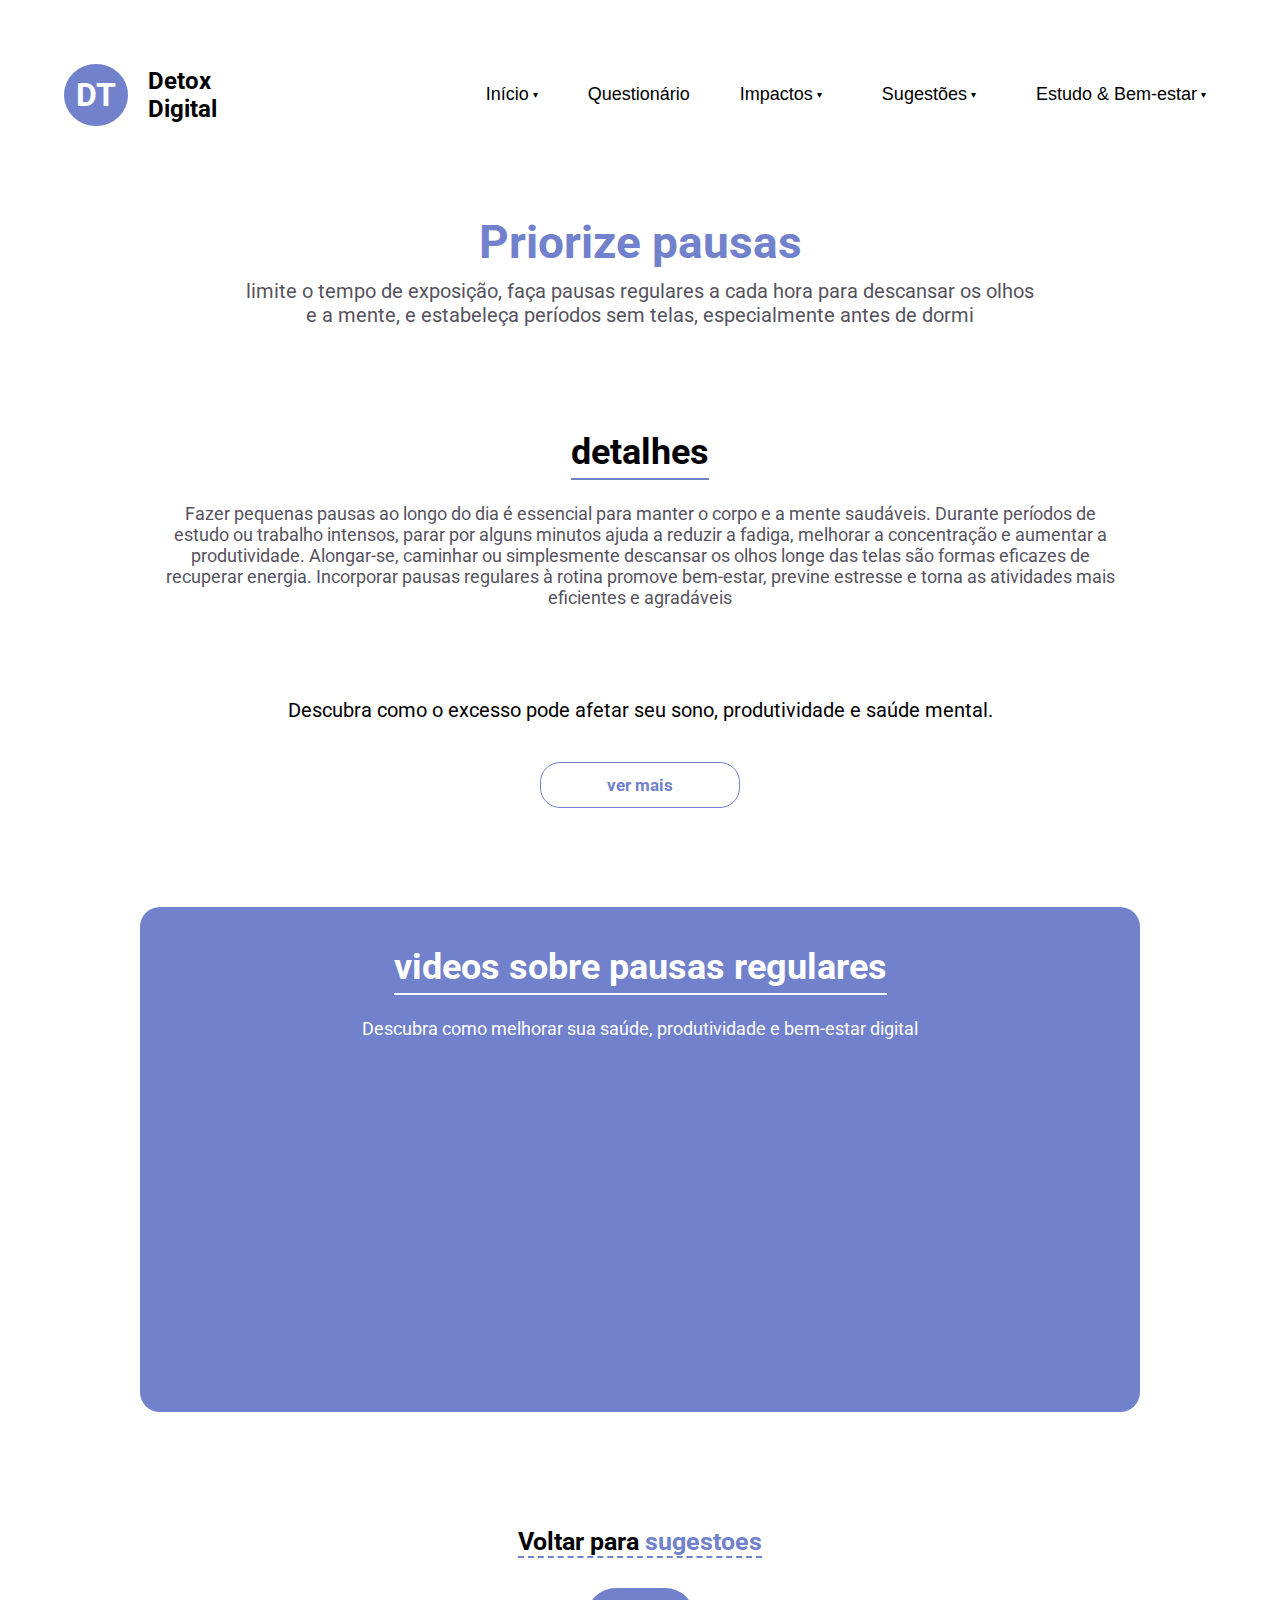
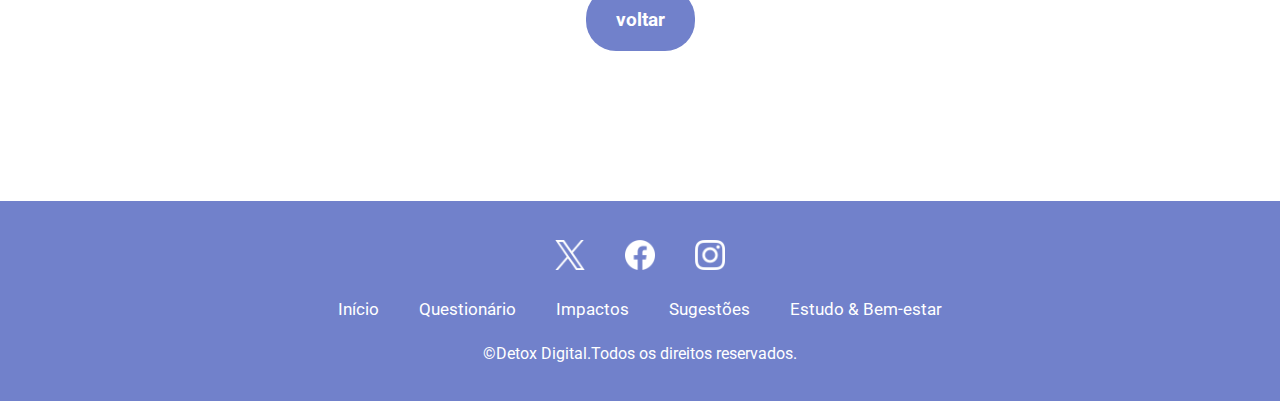
<file: complementar5.html>
<!DOCTYPE html>
<html lang="pt-br">
<head>
    <meta charset="UTF-8">
    <meta name="viewport" content="width=device-width, initial-scale=1.0">
    <title>complementar</title>
    <link rel="stylesheet" href="css/style.css">
</head>
<body>
    <header id="inicio">
        <div class="logo">
            <h1>DT</h1>
            <h2>Detox Digital</h2>
        </div>
       <nav class="nav-bar">
    <!-- Início -->
    <div class="dropdown">
        <a href="index.html" class="dropbtn">
            Início <span class="arrow">▾</span>
        </a>
        <div class="dropdown-content">
            <a href="sobre.html">Sobre</a>
        </div>
    </div>

    <!-- Questionário -->
    <a href="questionario.html" class="menu-link">Questionário</a>

    <!-- Impactos -->
    <div class="dropdown">
        <a href="impactos.html" class="dropbtn">
            Impactos <span class="arrow">▾</span>
        </a>
        <div class="dropdown-content">
            <a href="complementar.html">sono</a>
            <a href="complementar2.html">saude mental</a>
            <a href="complementar3.html">produtividade</a>
        </div>
    </div>

    <!-- Sugestões -->
    <div class="dropdown">
        <a href="sugestoes.html" class="dropbtn">
            Sugestões <span class="arrow">▾</span>
        </a>
        <div class="dropdown-content">
            <a href="complementar4.html">limite de tempo</a>
            <a href="complementar5.html">pausas</a>
            <a href="complementar6.html">telas a noite</a>
        </div>
    </div>

    <!-- Estudo & Bem-estar -->
    <div class="dropdown">
        <a href="estudoebemestar.html" class="dropbtn">
            Estudo & Bem-estar <span class="arrow">▾</span>
        </a>
        <div class="dropdown-content">
            <a href="complementar7.html">dicas</a>
            <a href="complementar8.html">bem estar</a>
        </div>
    </div>
</nav>
        <div class="menu-toggle" onclick="document.querySelector('.nav-bar').classList.toggle('show')">
  <span></span>
  <span></span>
  <span></span>
</div>
    </header>
    <script>
const menuToggle = document.querySelector('.menu-toggle');
const navBar = document.querySelector('.nav-bar');

menuToggle.addEventListener('click', () => {
    navBar.classList.toggle('show');
});
</script>
    <main class="impact">
        
        <div class="prin">
        <h1> <span style="color: #7181cb;">Priorize pausas</span>  </h1>
        <p class="gordo" >limite o tempo de exposição, faça pausas regulares a cada hora para descansar os olhos e a mente, e estabeleça períodos sem telas, especialmente antes de dormi</p>
        
        </div>
        
    </main>
    
     <section class="resumo">
        <h2 id="saiba" style="text-align: center; margin-top: 5%; margin-bottom: 30px;"><span>detalhes</span></h2>
        <p style="margin: auto auto;">Fazer pequenas pausas ao longo do dia é essencial para manter o corpo e a mente saudáveis. Durante períodos de estudo ou trabalho intensos, parar por alguns minutos ajuda a reduzir a fadiga, melhorar a concentração e aumentar a produtividade. Alongar-se, caminhar ou simplesmente descansar os olhos longe das telas são formas eficazes de recuperar energia. Incorporar pausas regulares à rotina promove bem-estar, previne estresse e torna as atividades mais eficientes e agradáveis </p>
       
        
    </section>
    <main class="impact">
        
        <div class="prin">
       
        <p style="color: black;">Descubra como o excesso pode afetar seu sono, produtividade e saúde mental.</p>
        <a href="https://www.gov.br/capes/pt-br/assuntos/noticias/pausas-sao-fundamentais-diz-coordenador-de-psicologia "target="_blank">ver mais</a>
        </div>
        
    </main>
    <section style="margin-top: 5%;" class="video">
        <h2 style="text-align: center;  margin-bottom: 30px;"><span>videos sobre pausas regulares </span></h2>
        <p style="margin-bottom: 20px;">Descubra como melhorar sua saúde, produtividade e bem-estar digital</p>
        <div class="paia">
   <iframe width="560" height="315" src="https://www.youtube.com/embed/-Oh56x9e6hY?si=TljAKgXcd0LMaHsY" title="YouTube video player" frameborder="0" allow="accelerometer; autoplay; clipboard-write; encrypted-media; gyroscope; picture-in-picture; web-share" referrerpolicy="strict-origin-when-cross-origin" allowfullscreen></iframe>
        </div>
    </section>
     <section class="frase">
    <h2>Voltar para <span style="color:#7181cb;">sugestoes </span></h2>
    <a href="sugestoes.html"><i class="fa-solid fa-arrow-left"></i> voltar</a>
  </section>
    <footer style="margin-top: 150px;">
        <div class="redes">
        <a href="#">
            <img style="width: 30px;" src="img/twitter.png" alt="">
        </a>
        <a href="#">
            <img style="width: 30px;" src="img/facebook.png" alt="">
        </a>
        <a href="https://www.instagram.com/detoxdigital.ifc/"target="_blank">
            <img style="width: 30px;" src="img/instagram.png" alt="">
        </a>
        </div>
        <div class="mapa">
            <a href="index.html">Início</a>
            <a href="questionario.html">Questionário</a>
            <a href="impactos.html">Impactos</a>
            <a href="sugestoes.html">Sugestões</a>
            <a href="estudoebemestar.html">Estudo & Bem-estar</a>
        </div>
        <p style="color: white;">©Detox Digital.Todos os direitos reservados.</p>
    </footer>
    
    <script src="js/munu.js"></script>
</body>

</html>
</file>
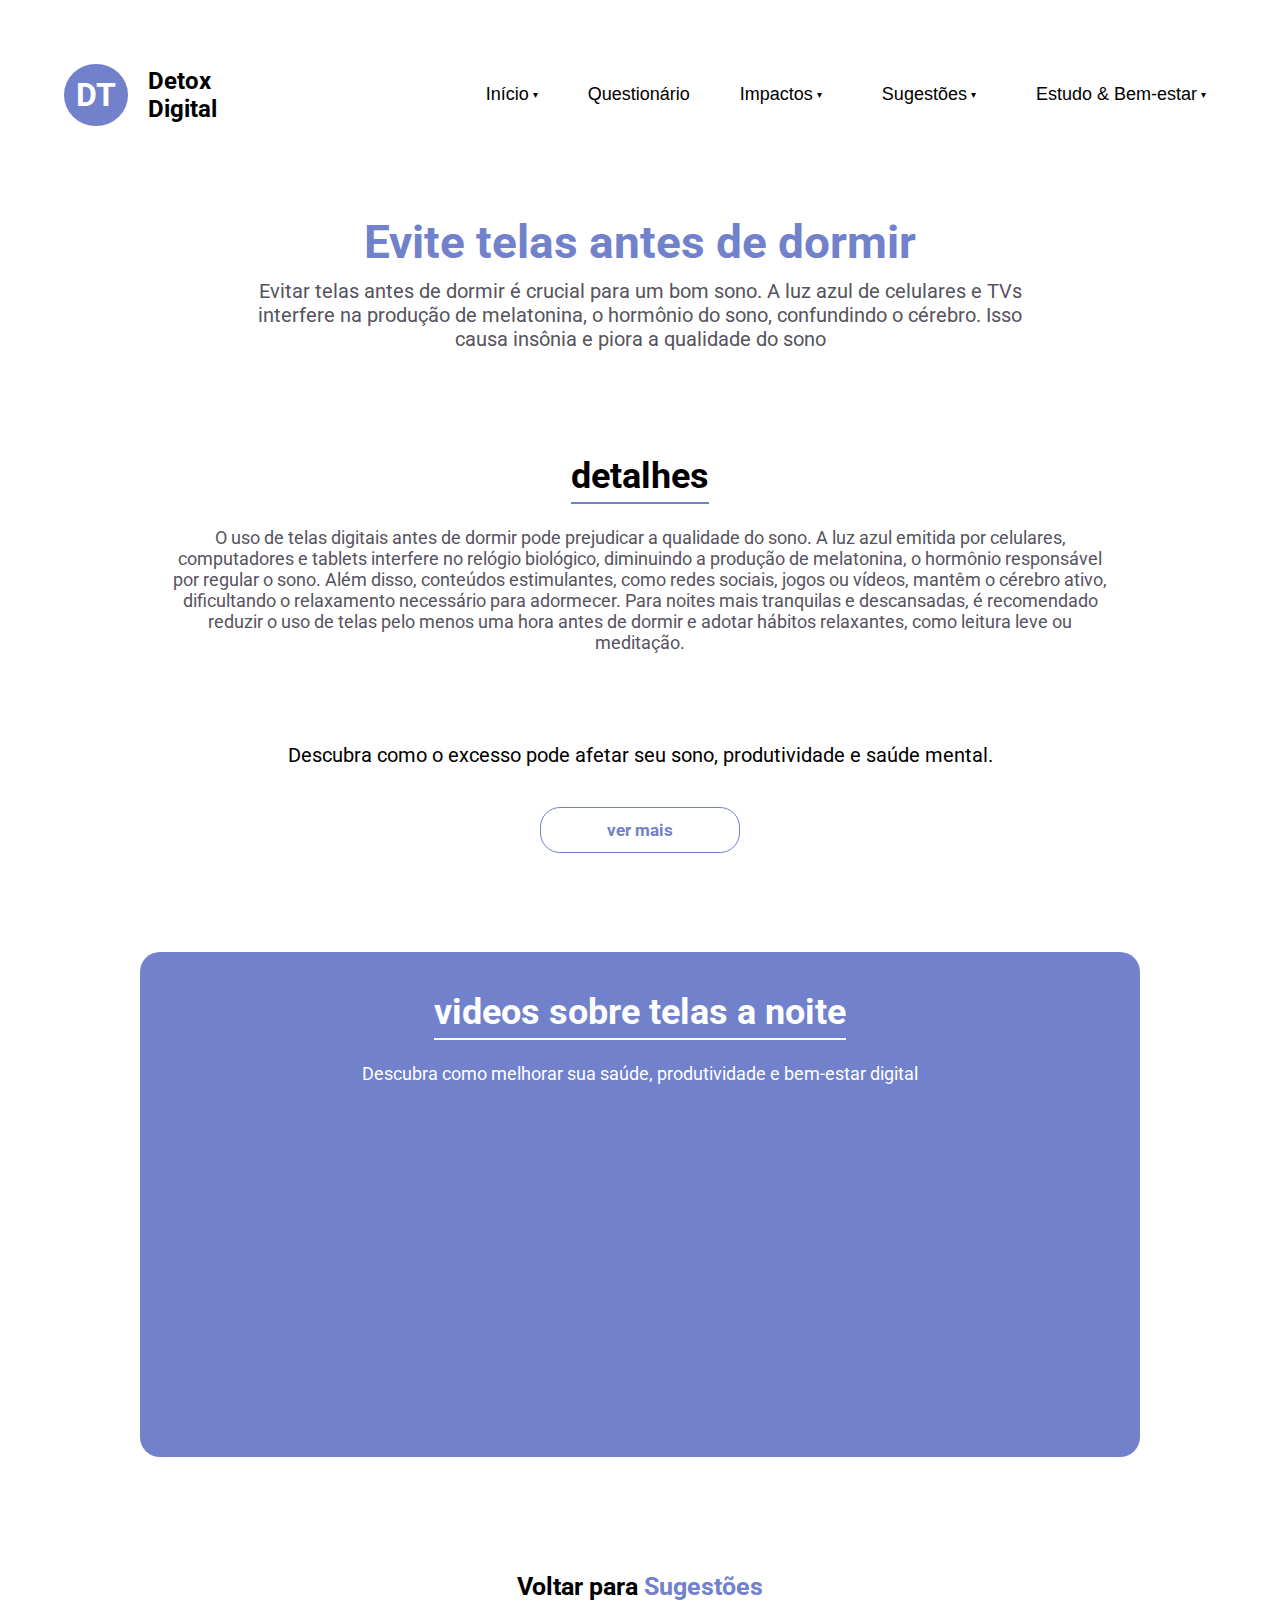
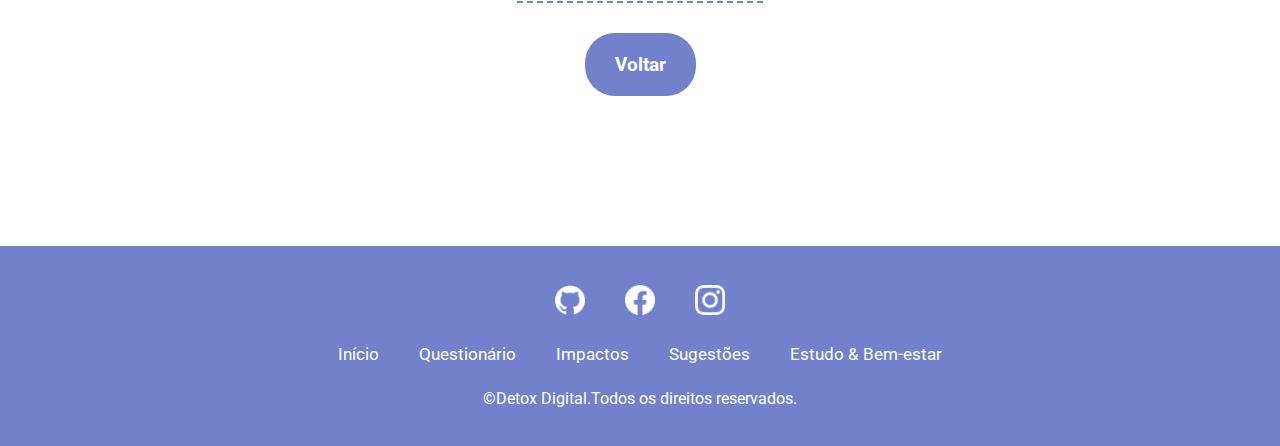
<file: complementar6.html>
<!DOCTYPE html>
<html lang="pt-br">
<head>
    <meta charset="UTF-8">
    <meta name="viewport" content="width=device-width, initial-scale=1.0">
    <title>Complementar</title>
    <link rel="stylesheet" href="css/style.css">
</head>
<body>
    <header id="inicio">
        <div class="logo">
            <h1>DT</h1>
            <h2>Detox Digital</h2>
        </div>
        <nav class="nav-bar">
    <!-- Início -->
    <div class="dropdown">
        <a href="index.html" class="dropbtn">
            Início <span class="arrow">▾</span>
        </a>
        <div class="dropdown-content">
            <a href="sobre.html">Sobre</a>
        </div>
    </div>

    <!-- Questionário -->
    <a href="questionario.html" class="menu-link">Questionário</a>

    <!-- Impactos -->
    <div class="dropdown">
        <a href="impactos.html" class="dropbtn">
            Impactos <span class="arrow">▾</span>
        </a>
        <div class="dropdown-content">
            <a href="complementar.html">Sono</a>
            <a href="complementar2.html">Saúde mental</a>
            <a href="complementar3.html">Produtividade</a>
        </div>
    </div>

    <!-- Sugestões -->
    <div class="dropdown">
        <a href="sugestoes.html" class="dropbtn">
            Sugestões <span class="arrow">▾</span>
        </a>
        <div class="dropdown-content">
            <a href="complementar4.html">limite de tempo</a>
            <a href="complementar5.html">Pausas</a>
            <a href="complementar6.html">Telas a noite</a>
        </div>
    </div>

    <!-- Estudo & Bem-estar -->
    <div class="dropdown">
        <a href="estudoebemestar.html" class="dropbtn">
            Estudo & Bem-estar <span class="arrow">▾</span>
        </a>
        <div class="dropdown-content">
            <a href="complementar7.html">Dicas</a>
            <a href="complementar8.html">Bem estar</a>
        </div>
    </div>
</nav>
        <div class="menu-toggle" onclick="document.querySelector('.nav-bar').classList.toggle('show')">
  <span></span>
  <span></span>
  <span></span>
</div>
    </header>
    <script>
const menuToggle = document.querySelector('.menu-toggle');
const navBar = document.querySelector('.nav-bar');

menuToggle.addEventListener('click', () => {
    navBar.classList.toggle('show');
});
</script>
    <main class="impact">
        
        <div class="prin">
        <h1> <span style="color: #7181cb;">Evite telas antes de dormir</span>  </h1>
        <p class="gordo" >Evitar telas antes de dormir é crucial para um bom sono. A luz azul de celulares e TVs interfere na produção de melatonina, o hormônio do sono, confundindo o cérebro. Isso causa insônia e piora a qualidade do sono</p>
        
        </div>
        
    </main>
    
     <section class="resumo">
        <h2 id="saiba" style="text-align: center; margin-top: 5%; margin-bottom: 30px;"><span>detalhes</span></h2>
        <p style="margin: auto auto;">O uso de telas digitais antes de dormir pode prejudicar a qualidade do sono. A luz azul emitida por celulares, computadores e tablets interfere no relógio biológico, diminuindo a produção de melatonina, o hormônio responsável por regular o sono. Além disso, conteúdos estimulantes, como redes sociais, jogos ou vídeos, mantêm o cérebro ativo, dificultando o relaxamento necessário para adormecer. Para noites mais tranquilas e descansadas, é recomendado reduzir o uso de telas pelo menos uma hora antes de dormir e adotar hábitos relaxantes, como leitura leve ou meditação. </p>
       
        
    </section>
    <main class="impact">
        
        <div class="prin">
       
        <p style="color: black;">Descubra como o excesso pode afetar seu sono, produtividade e saúde mental.</p>
        <a href="https://g1.globo.com/saude/noticia/2025/04/02/uso-de-telas-na-cama-aumenta-o-risco-de-insonia-em-59percent.ghtml"target="_blank">ver mais</a>
        </div>
        
    </main>
    <section style="margin-top: 5%;" class="video">
        <h2 style="text-align: center;  margin-bottom: 30px;"><span>videos sobre telas a noite </span></h2>
        <p style="margin-bottom: 20px;">Descubra como melhorar sua saúde, produtividade e bem-estar digital</p>
        <div class="paia">
  <iframe width="560" height="315" src="https://www.youtube.com/embed/1SiUYpWggxE?si=2bSUcvRaASfb5sfl" title="YouTube video player" frameborder="0" allow="accelerometer; autoplay; clipboard-write; encrypted-media; gyroscope; picture-in-picture; web-share" referrerpolicy="strict-origin-when-cross-origin" allowfullscreen></iframe>
        </div>
    </section>
     <section class="frase">
    <h2>Voltar para <span style="color:#7181cb;">Sugestões </span></h2>
    <a href="sugestoes.html"><i class="fa-solid fa-arrow-left"></i> Voltar</a>
  </section>
   <footer style="margin-top: 150px;">
        <div class="redes">
        <a href="#">
            <img style="width: 30px;" src="img/github.png" alt="">
        </a>
        <a href="#">
            <img style="width: 30px;" src="img/facebook.png" alt="">
        </a>
        <a href="https://www.instagram.com/detoxdigital.ifc/"target="_blank">
            <img style="width: 30px;" src="img/instagram.png" alt="">
        </a>
        </div>
        <div class="mapa">
            <a href="index.html">Início</a>
            <a href="questionario.html">Questionário</a>
            <a href="impactos.html">Impactos</a>
            <a href="sugestoes.html">Sugestões</a>
            <a href="estudoebemestar.html">Estudo & Bem-estar</a>
        </div>
        <p style="color: white;">©Detox Digital.Todos os direitos reservados.</p>
    </footer>
    
    <script src="js/munu.js"></script>
</body>

</html>
</file>
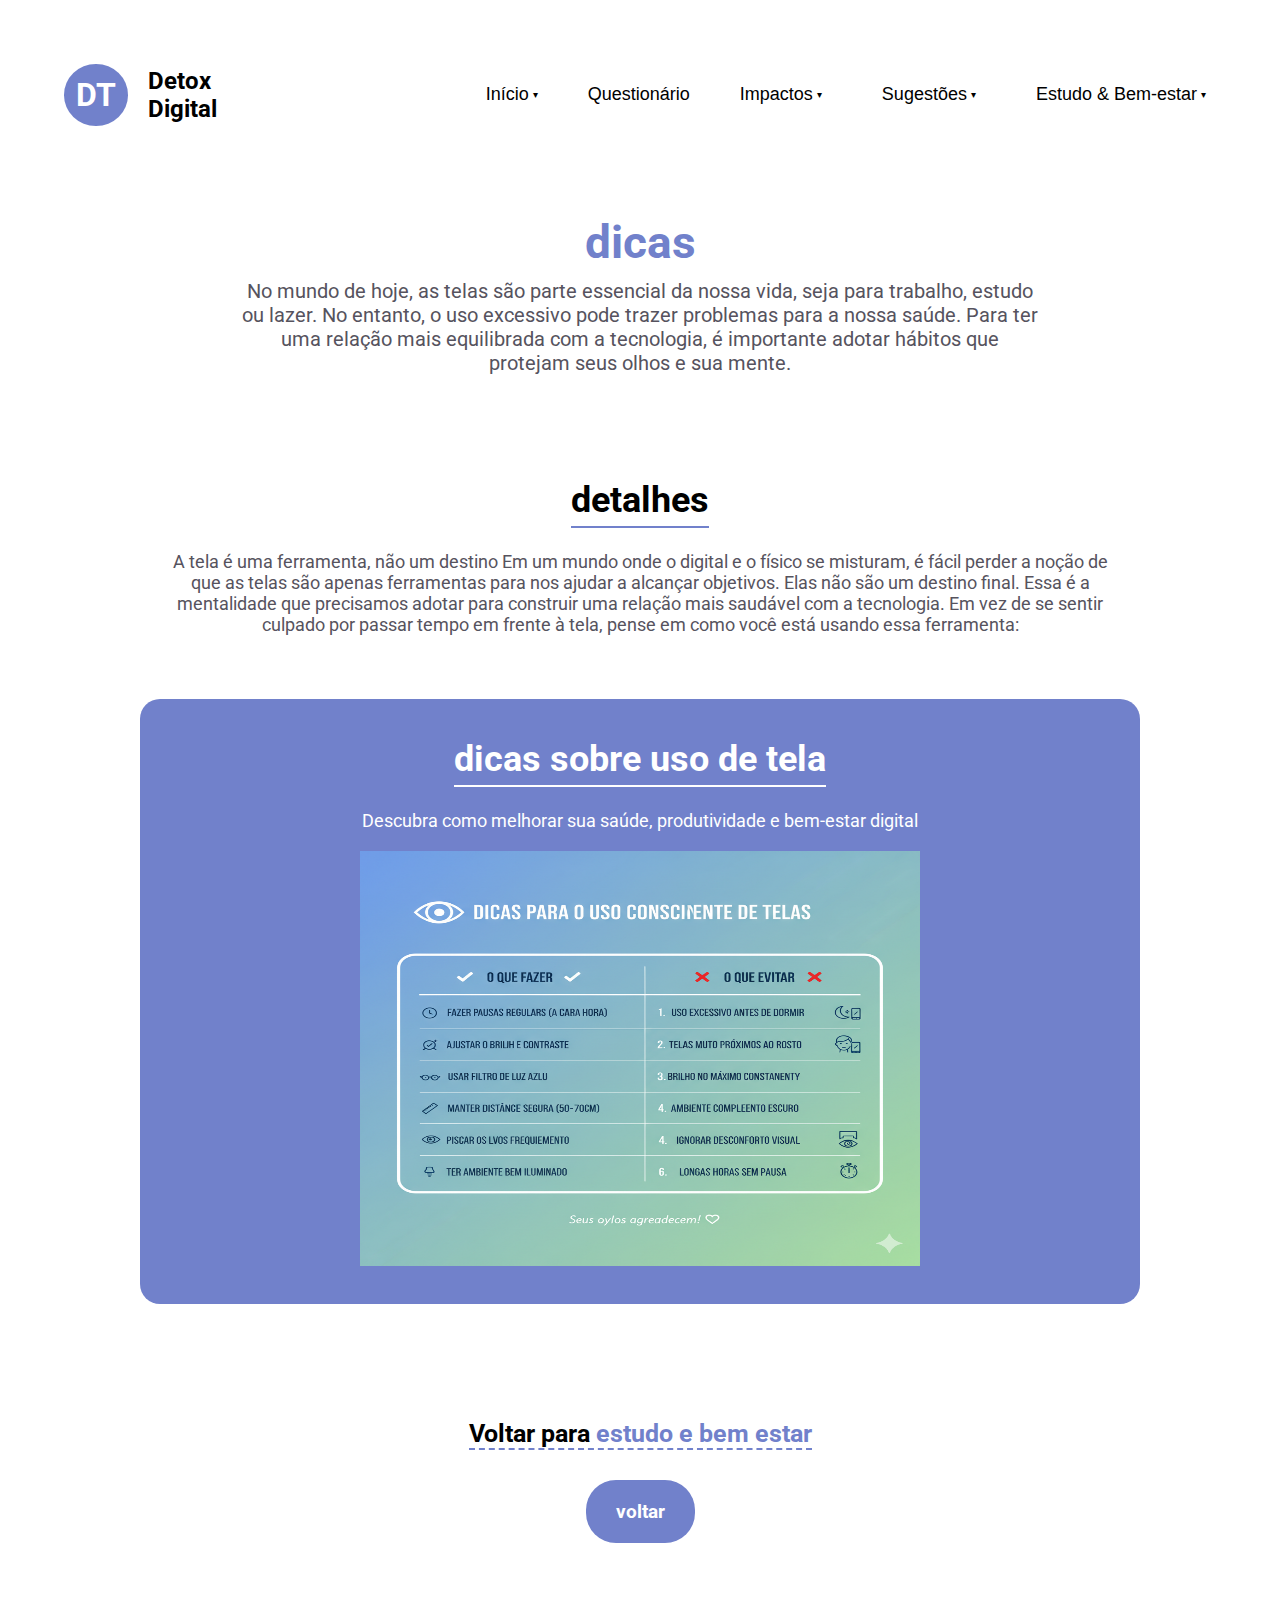
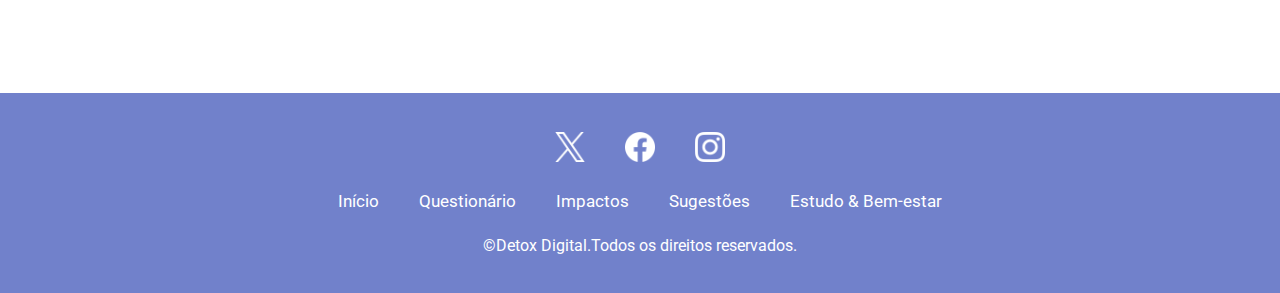
<file: complementar7.html>
<!DOCTYPE html>
<html lang="pt-br">
<head>
    <meta charset="UTF-8">
    <meta name="viewport" content="width=device-width, initial-scale=1.0">
    <title>complementar</title>
    <link rel="stylesheet" href="css/style.css">
</head>
<body>
    <header id="inicio">
        <div class="logo">
            <h1>DT</h1>
            <h2>Detox Digital</h2>
        </div>
      <nav class="nav-bar">
    <!-- Início -->
    <div class="dropdown">
        <a href="index.html" class="dropbtn">
            Início <span class="arrow">▾</span>
        </a>
        <div class="dropdown-content">
            <a href="sobre.html">Sobre</a>
        </div>
    </div>

    <!-- Questionário -->
    <a href="questionario.html" class="menu-link">Questionário</a>

    <!-- Impactos -->
    <div class="dropdown">
        <a href="impactos.html" class="dropbtn">
            Impactos <span class="arrow">▾</span>
        </a>
        <div class="dropdown-content">
            <a href="complementar.html">sono</a>
            <a href="complementar2.html">saude mental</a>
            <a href="complementar3.html">produtividade</a>
        </div>
    </div>

    <!-- Sugestões -->
    <div class="dropdown">
        <a href="sugestoes.html" class="dropbtn">
            Sugestões <span class="arrow">▾</span>
        </a>
        <div class="dropdown-content">
            <a href="complementar4.html">limite de tempo</a>
            <a href="complementar5.html">pausas</a>
            <a href="complementar6.html">telas a noite</a>
        </div>
    </div>

    <!-- Estudo & Bem-estar -->
    <div class="dropdown">
        <a href="estudoebemestar.html" class="dropbtn">
            Estudo & Bem-estar <span class="arrow">▾</span>
        </a>
        <div class="dropdown-content">
            <a href="complementar7.html">dicas</a>
            <a href="complementar8.html">bem estar</a>
        </div>
    </div>
</nav>

        <div class="menu-toggle" onclick="document.querySelector('.nav-bar').classList.toggle('show')">
  <span></span>
  <span></span>
  <span></span>
</div>
    </header>
    <script>
const menuToggle = document.querySelector('.menu-toggle');
const navBar = document.querySelector('.nav-bar');

menuToggle.addEventListener('click', () => {
    navBar.classList.toggle('show');
});
</script>
    <main class="impact">
        
        <div class="prin">
        <h1> <span style="color: #7181cb;">dicas</span>  </h1>
        <p class="gordo">No mundo de hoje, as telas são parte essencial da nossa vida, seja para trabalho, estudo ou lazer. No entanto, o uso excessivo pode trazer problemas para a nossa saúde. Para ter uma relação mais equilibrada com a tecnologia, é importante adotar hábitos que protejam seus olhos e sua mente.</p>
        
        </div>
        
    </main>
    
     <section class="resumo">
        <h2 id="saiba" style="text-align: center; margin-top: 5%; margin-bottom: 30px;"><span>detalhes</span></h2>
        <p style="margin: auto auto;">A tela é uma ferramenta, não um destino
Em um mundo onde o digital e o físico se misturam, é fácil perder a noção de que as telas são apenas ferramentas para nos ajudar a alcançar objetivos. Elas não são um destino final. Essa é a mentalidade que precisamos adotar para construir uma relação mais saudável com a tecnologia.

Em vez de se sentir culpado por passar tempo em frente à tela, pense em como você está usando essa ferramenta: </p>
       
        
    </section>
    <section style="margin-top: 5%;" class="video">
        <h2 style="text-align: center;  margin-bottom: 30px;"><span>dicas sobre uso de tela </span></h2>
        <p style="margin-bottom: 20px;">Descubra como melhorar sua saúde, produtividade e bem-estar digital</p>
        <div class="paia">
  <img class="jojo"  src="img/Gemini_Generated_Image_l66r4jl66r4jl66r.png" alt="">
        </div>
    </section>
     <section class="frase">
    <h2>Voltar para <span style="color:#7181cb;">estudo e bem estar </span></h2>
    <a href="estudoebemestar.html"><i class="fa-solid fa-arrow-left"></i> voltar</a>
  </section>
  <footer style="margin-top: 150px;">
        <div class="redes">
        <a href="#">
            <img style="width: 30px;" src="img/twitter.png" alt="">
        </a>
        <a href="#">
            <img style="width: 30px;" src="img/facebook.png" alt="">
        </a>
        <a href="https://www.instagram.com/detoxdigital.ifc/"target="_blank">
            <img style="width: 30px;" src="img/instagram.png" alt="">
        </a>
        </div>
        <div class="mapa">
            <a href="index.html">Início</a>
            <a href="questionario.html">Questionário</a>
            <a href="impactos.html">Impactos</a>
            <a href="sugestoes.html">Sugestões</a>
            <a href="estudoebemestar.html">Estudo & Bem-estar</a>
        </div>
        <p style="color: white;">©Detox Digital.Todos os direitos reservados.</p>
    </footer>
    
    <script src="js/munu.js"></script>
</body>
</html>
</file>
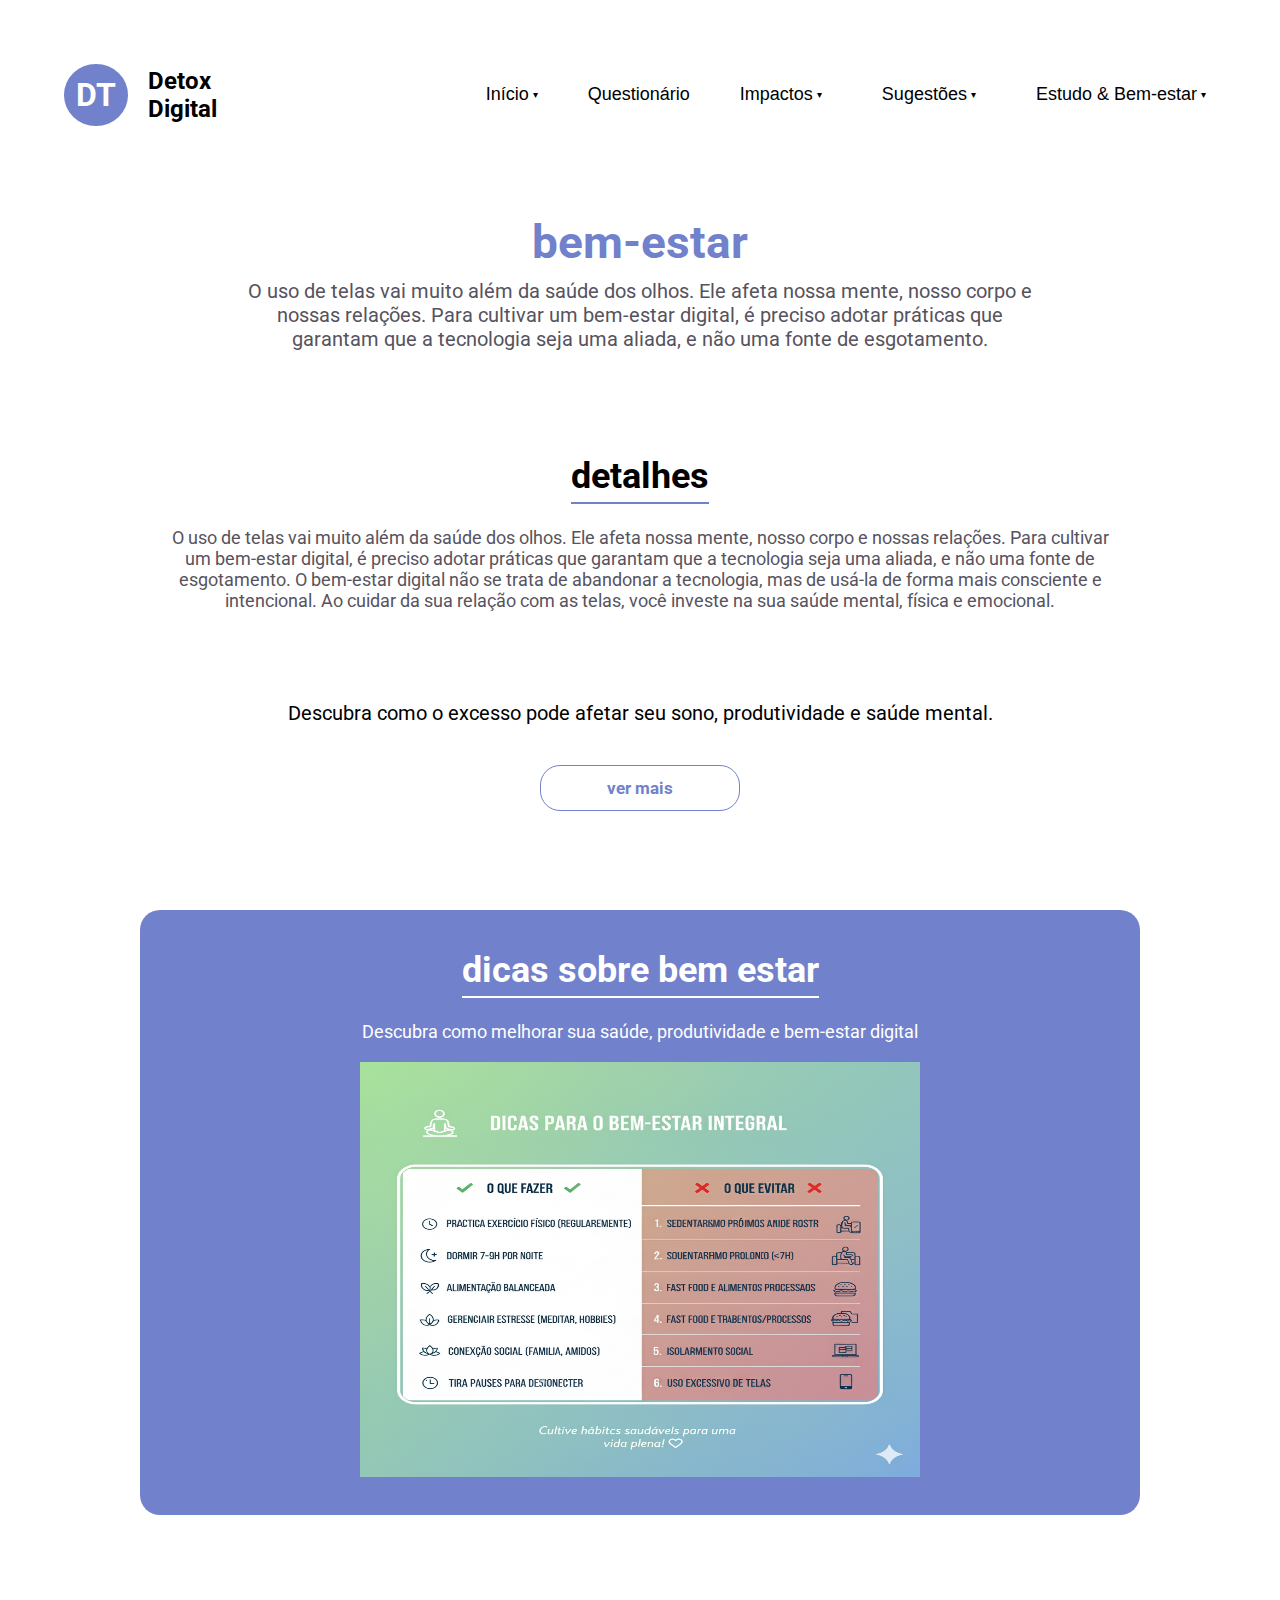
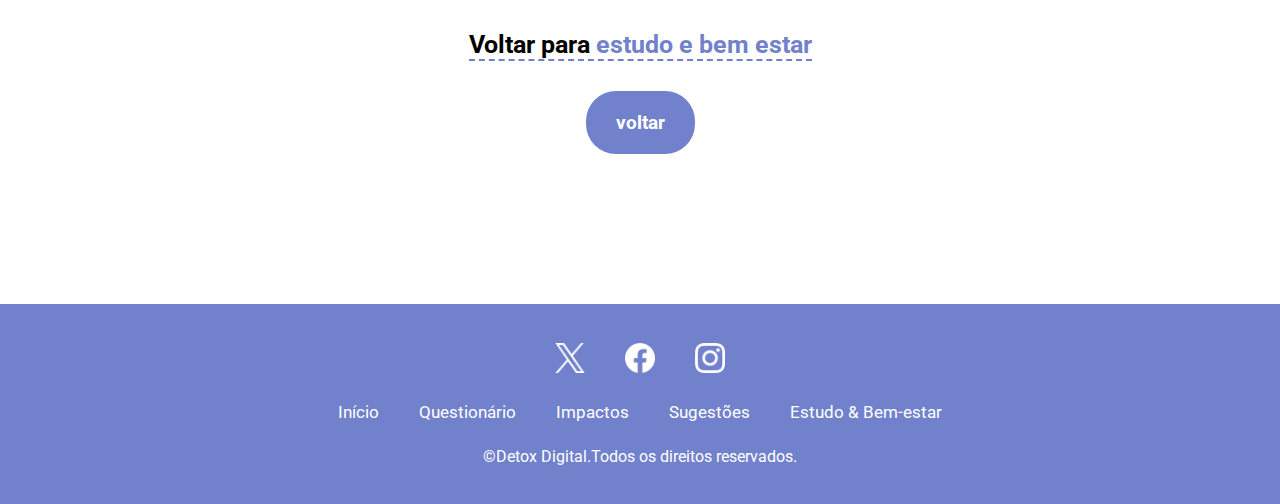
<file: complementar8.html>
<!DOCTYPE html>
<html lang="pt-br">
<head>
    <meta charset="UTF-8">
    <meta name="viewport" content="width=device-width, initial-scale=1.0">
    <title>complementar</title>
    <link rel="stylesheet" href="css/style.css">
</head>
<body>
    <header id="inicio">
        <div class="logo">
            <h1>DT</h1>
            <h2>Detox Digital</h2>
        </div>
    <nav class="nav-bar">
    <!-- Início -->
    <div class="dropdown">
        <a href="index.html" class="dropbtn">
            Início <span class="arrow">▾</span>
        </a>
        <div class="dropdown-content">
            <a href="sobre.html">Sobre</a>
        </div>
    </div>

    <!-- Questionário -->
    <a href="questionario.html" class="menu-link">Questionário</a>

    <!-- Impactos -->
    <div class="dropdown">
        <a href="impactos.html" class="dropbtn">
            Impactos <span class="arrow">▾</span>
        </a>
        <div class="dropdown-content">
            <a href="complementar.html">sono</a>
            <a href="complementar2.html">saude mental</a>
            <a href="complementar3.html">produtividade</a>
        </div>
    </div>

    <!-- Sugestões -->
    <div class="dropdown">
        <a href="sugestoes.html" class="dropbtn">
            Sugestões <span class="arrow">▾</span>
        </a>
        <div class="dropdown-content">
            <a href="complementar4.html">limite de tempo</a>
            <a href="complementar5.html">pausas</a>
            <a href="complementar6.html">telas a noite</a>
        </div>
    </div>

    <!-- Estudo & Bem-estar -->
    <div class="dropdown">
        <a href="estudoebemestar.html" class="dropbtn">
            Estudo & Bem-estar <span class="arrow">▾</span>
        </a>
        <div class="dropdown-content">
            <a href="complementar7.html">dicas</a>
            <a href="complementar8.html">bem estar</a>
        </div>
    </div>
</nav>

        <div class="menu-toggle" onclick="document.querySelector('.nav-bar').classList.toggle('show')">
  <span></span>
  <span></span>
  <span></span>
</div>
    </header>
    <script>
const menuToggle = document.querySelector('.menu-toggle');
const navBar = document.querySelector('.nav-bar');

menuToggle.addEventListener('click', () => {
    navBar.classList.toggle('show');
});
</script>
    <main class="impact">
        
        <div class="prin">
        <h1> <span style="color: #7181cb;">bem-estar</span>  </h1>
        <p class="gordo">O uso de telas vai muito além da saúde dos olhos. Ele afeta nossa mente, nosso corpo e nossas relações. Para cultivar um bem-estar digital, é preciso adotar práticas que garantam que a tecnologia seja uma aliada, e não uma fonte de esgotamento.</p>
        
        </div>
        
    </main>
    
     <section class="resumo">
        <h2 id="saiba" style="text-align: center; margin-top: 5%; margin-bottom: 30px;"><span>detalhes</span></h2>
        <p style="margin: auto auto;">O uso de telas vai muito além da saúde dos olhos. Ele afeta nossa mente, nosso corpo e nossas relações. Para cultivar um bem-estar digital, é preciso adotar práticas que garantam que a tecnologia seja uma aliada, e não uma fonte de esgotamento.
            O bem-estar digital não se trata de abandonar a tecnologia, mas de usá-la de forma mais consciente e intencional. Ao cuidar da sua relação com as telas, você investe na sua saúde mental, física e emocional. </p>
       
        
    </section>
     <main class="impact">
        
        <div class="prin">
       
        <p style="color: black;">Descubra como o excesso pode afetar seu sono, produtividade e saúde mental.</p>
        <a href="https://www.geolab.com.br/dicas-de-saude/melhorar-a-saude-e-bem-estar/ "target="_blank">ver mais</a>
        </div>
        
    </main>
    <section style="margin-top: 5%;" class="video">
        <h2 style="text-align: center;  margin-bottom: 30px;"><span>dicas sobre bem estar </span></h2>
        <p style="margin-bottom: 20px;">Descubra como melhorar sua saúde, produtividade e bem-estar digital</p>
        <div class="paia">
   <img class="jojo"  src="img/Gemini_Generated_Image_42ziq542ziq542zi.png" alt="">
        </div>
    </section>
     <section class="frase">
    <h2>Voltar para <span style="color:#7181cb;">estudo e bem estar </span></h2>
    <a href="estudoebemestar.html"><i class="fa-solid fa-arrow-left"></i> voltar</a>
  </section>
    <footer style="margin-top: 150px;">
        <div class="redes">
        <a href="#">
            <img style="width: 30px;" src="img/twitter.png" alt="">
        </a>
        <a href="#">
            <img style="width: 30px;" src="img/facebook.png" alt="">
        </a>
        <a href="https://www.instagram.com/detoxdigital.ifc/"target="_blank">
            <img style="width: 30px;" src="img/instagram.png" alt="">
        </a>
        </div>
        <div class="mapa">
            <a href="index.html">Início</a>
            <a href="questionario.html">Questionário</a>
            <a href="impactos.html">Impactos</a>
            <a href="sugestoes.html">Sugestões</a>
            <a href="estudoebemestar.html">Estudo & Bem-estar</a>
        </div>
        <p style="color: white;">©Detox Digital.Todos os direitos reservados.</p>
    </footer>
    
    <script src="js/munu.js"></script>
</body>

</html>
</file>
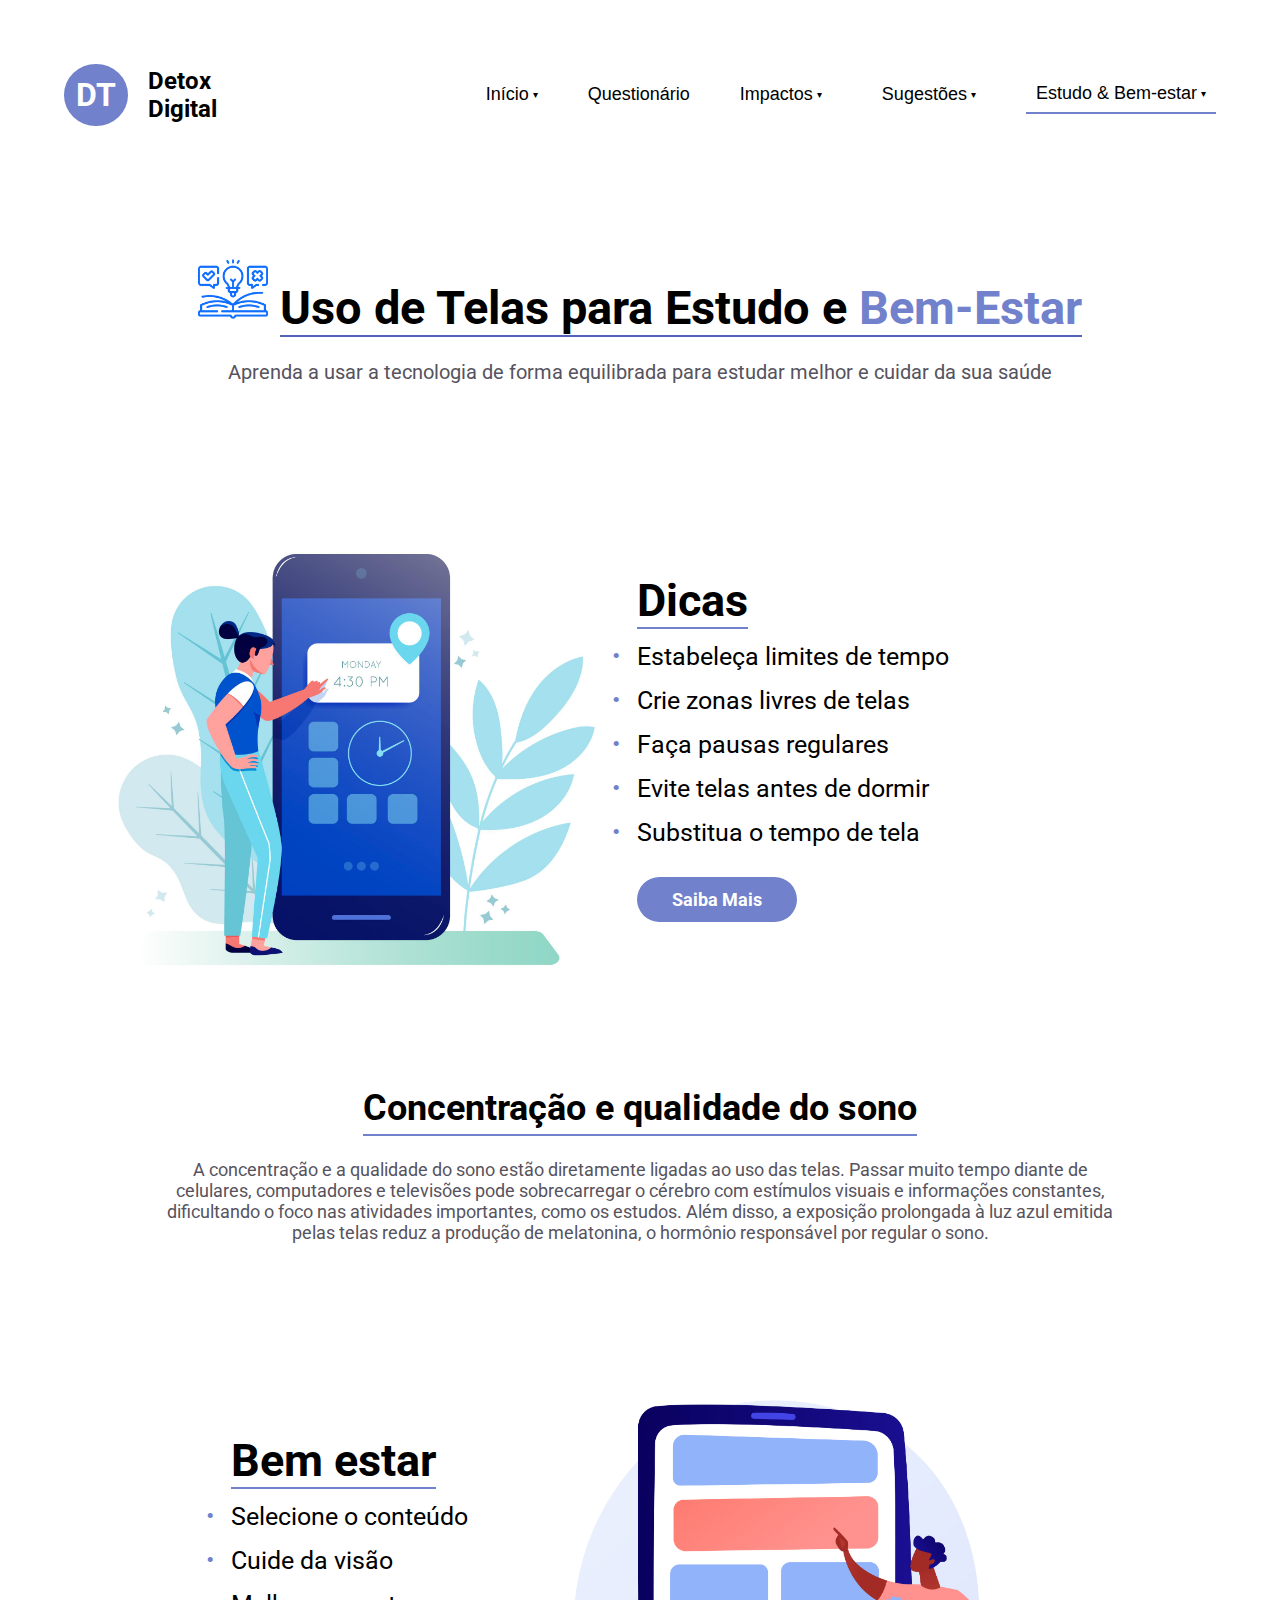
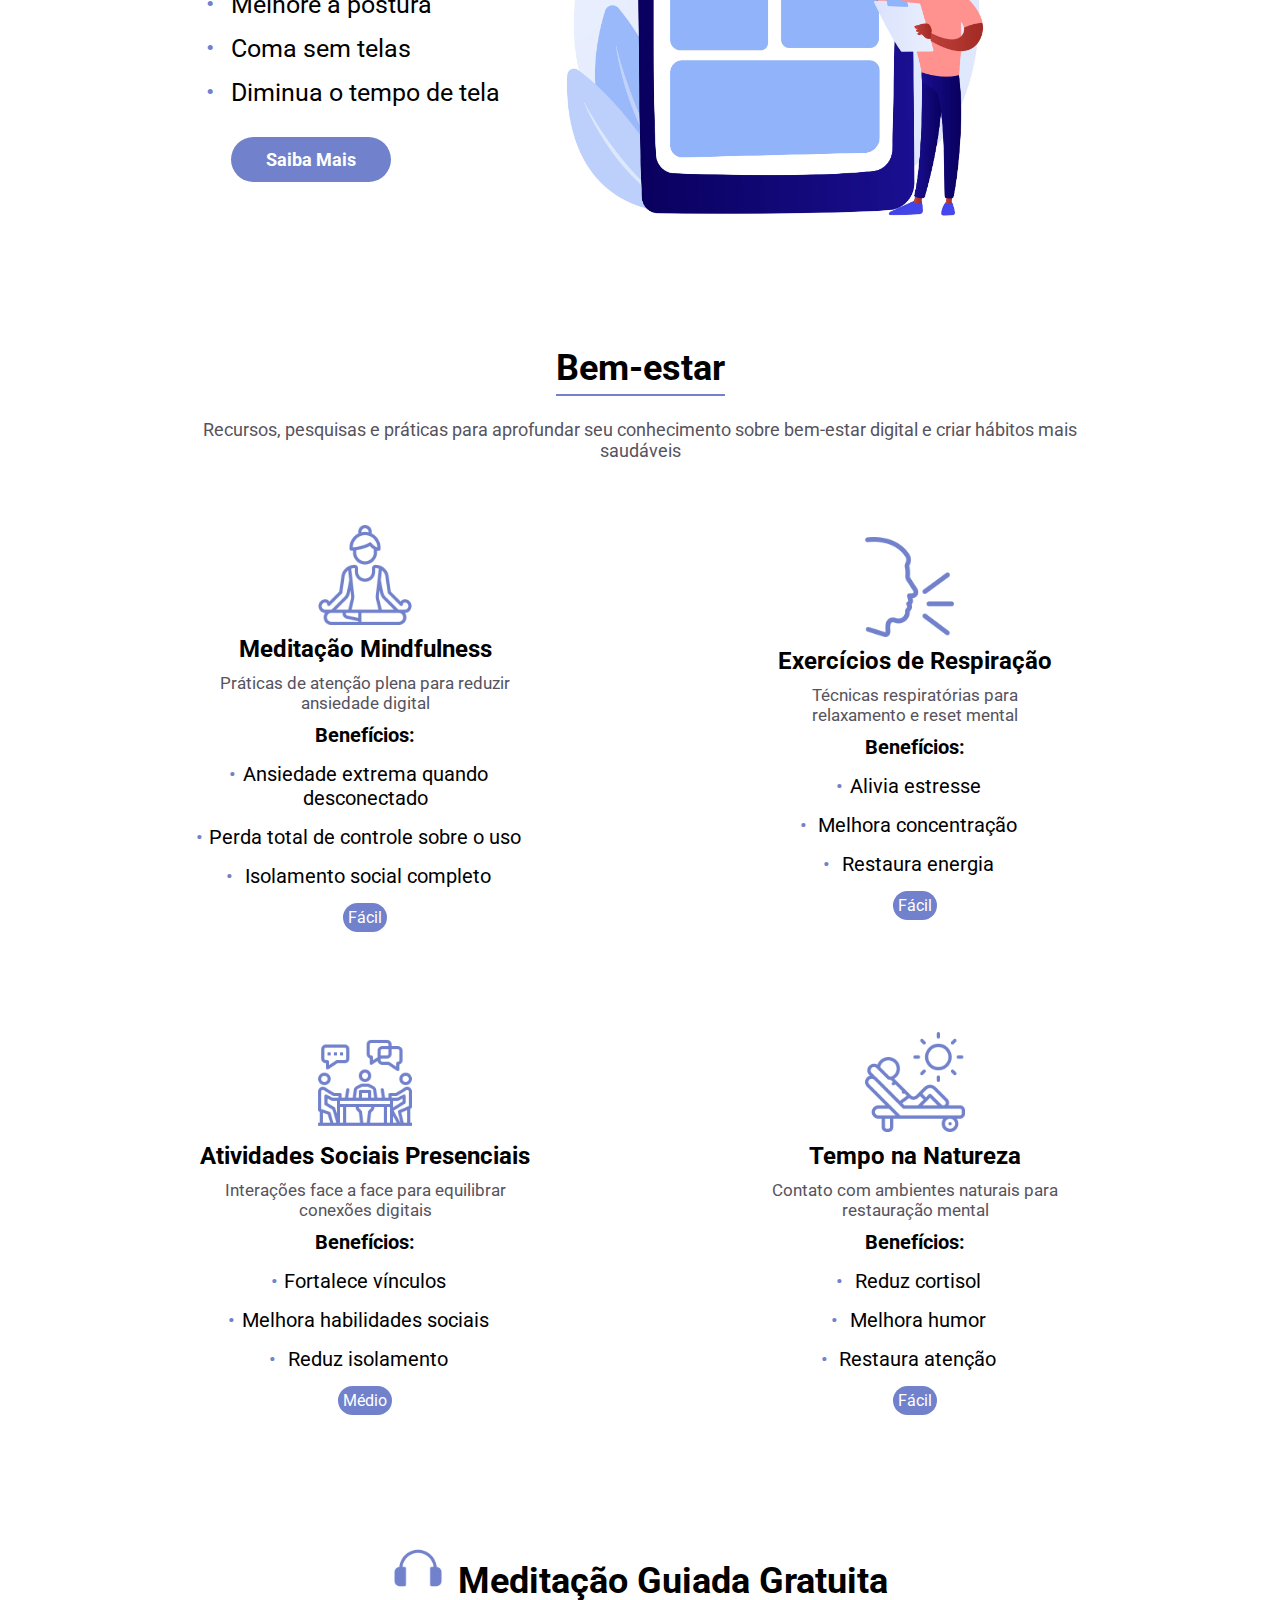
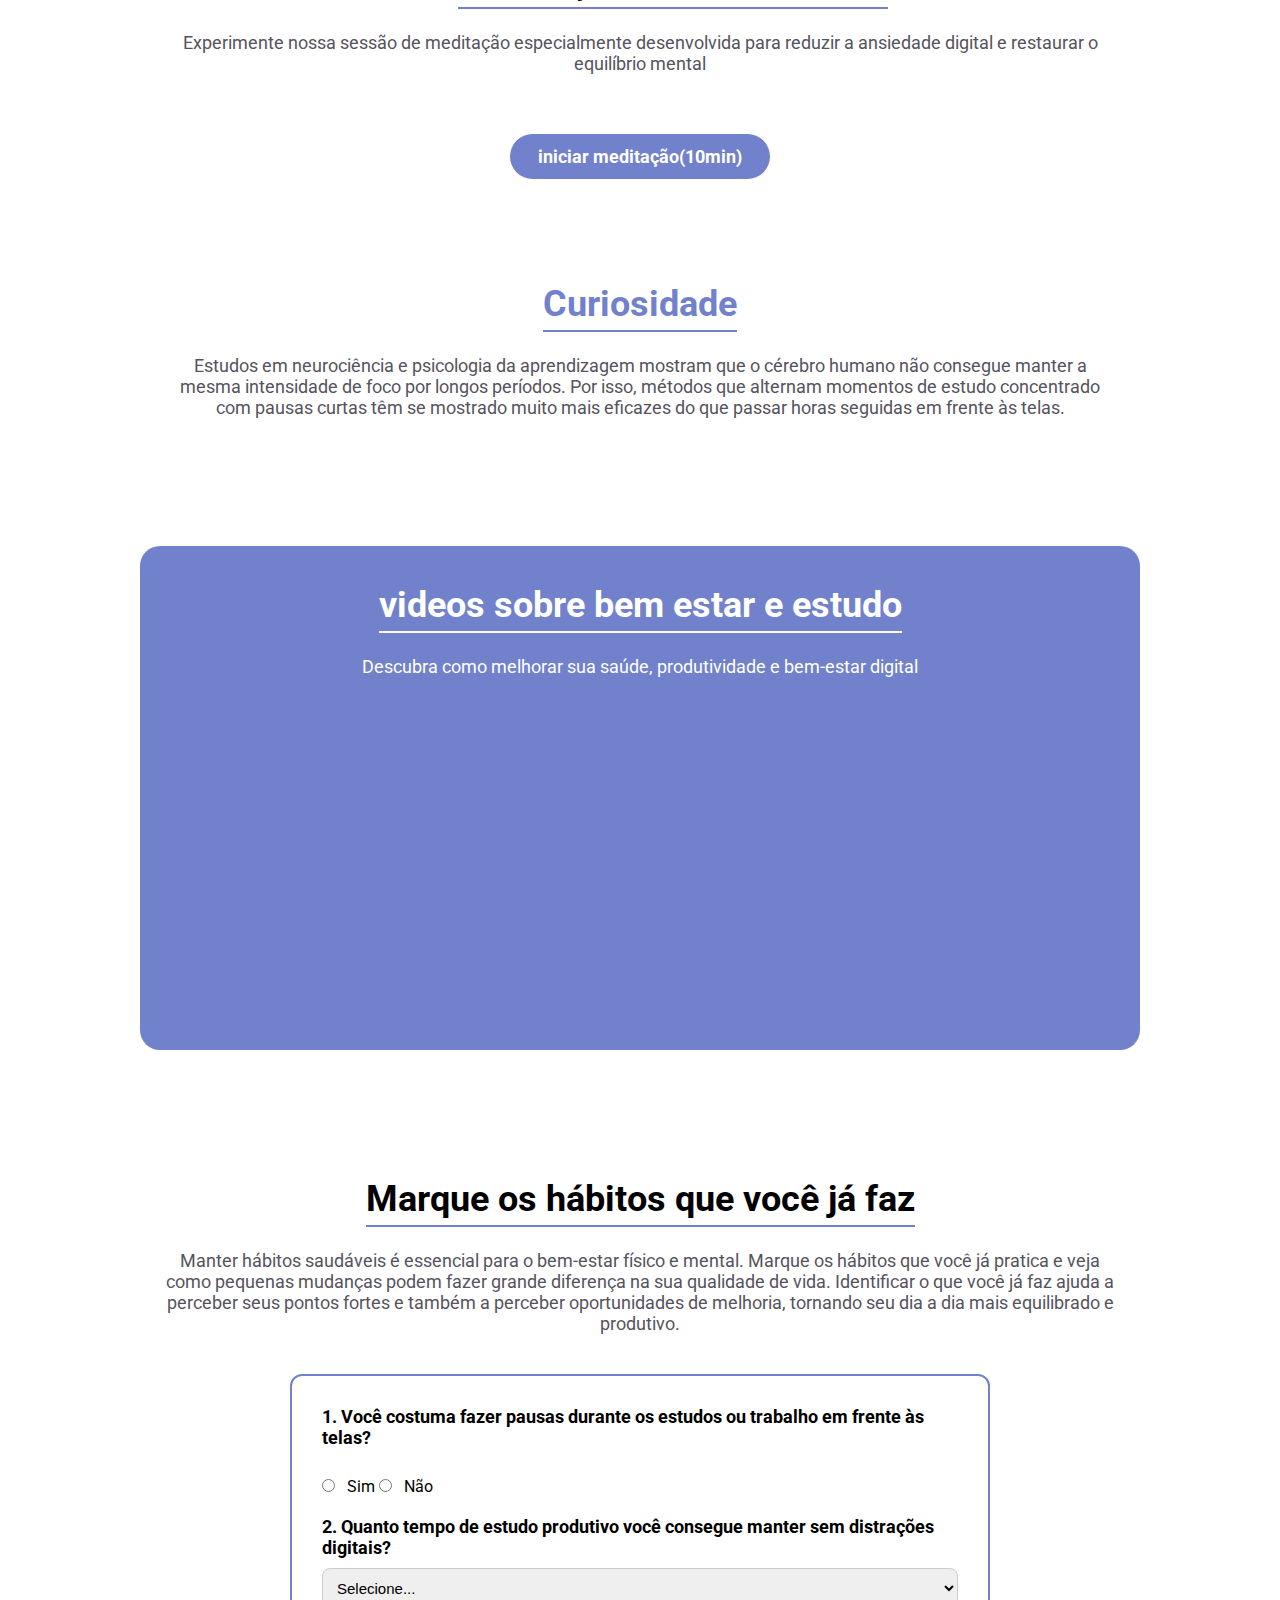
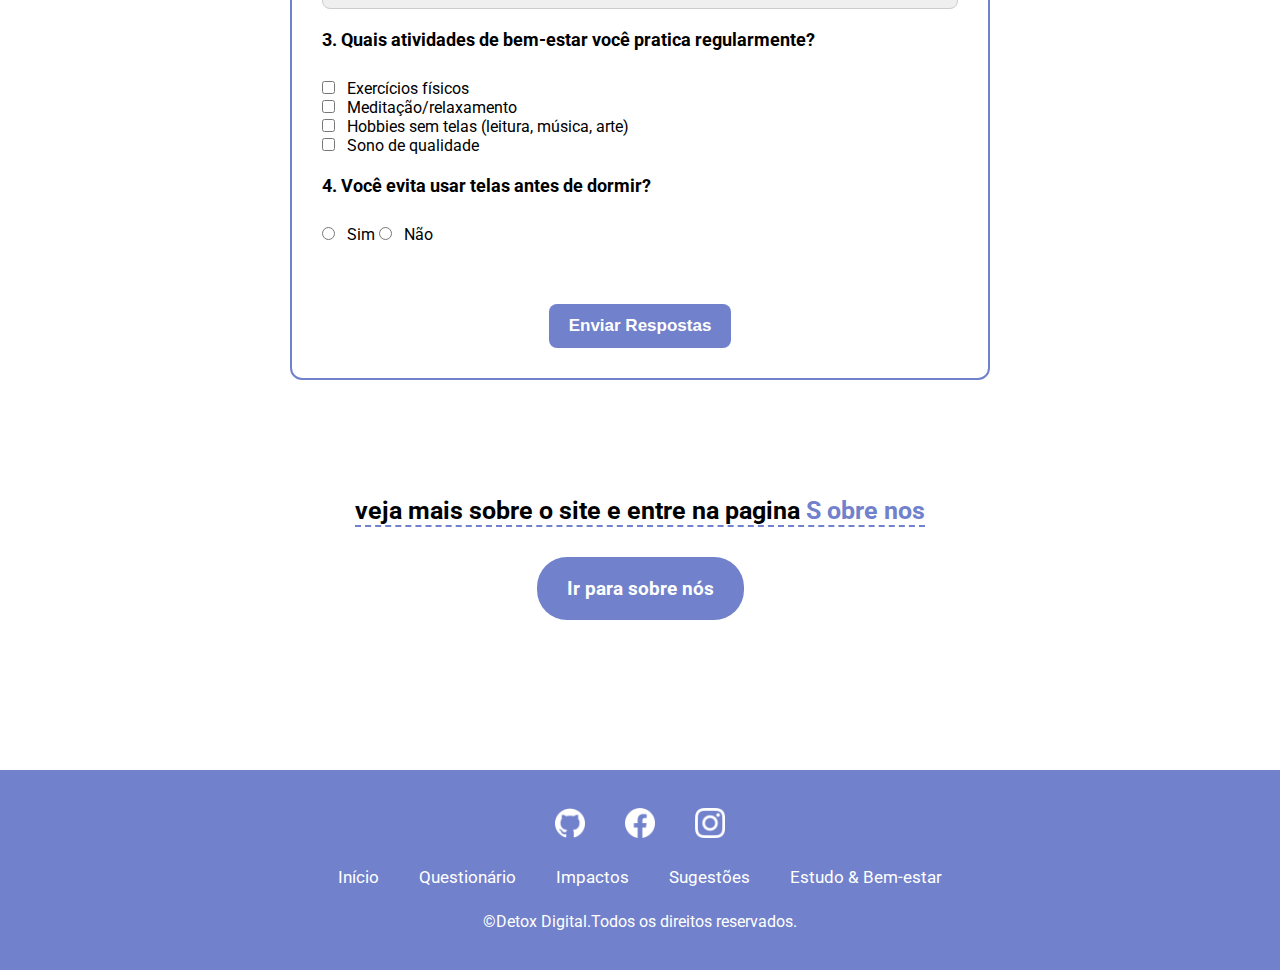
<file: estudoebemestar.html>
<!DOCTYPE html>
<html lang="pt-br">
<head>
    <meta charset="UTF-8">
    <meta name="viewport" content="width=device-width, initial-scale=1.0">
    <title>Estudo & Bem-estar</title>
    <link rel="stylesheet" href="css/style.css">
</head>
<body>
     <header id="inicio">
        <div class="logo">
            <h1>DT</h1>
            <h2>Detox Digital</h2>
        </div>
  <nav class="nav-bar">
    <!-- Início -->
    <div class="dropdown">
        <a href="index.html" class="dropbtn">
            Início <span class="arrow">▾</span>
        </a>
        <div class="dropdown-content">
            <a href="sobre.html">Sobre</a>
        </div>
    </div>

    <!-- Questionário -->
    <a href="questionario.html" class="menu-link">Questionário</a>

    <!-- Impactos -->
    <div class="dropdown">
        <a href="impactos.html" class="dropbtn">
            Impactos <span class="arrow">▾</span>
        </a>
        <div class="dropdown-content">
            <a href="complementar.html">Sono</a>
            <a href="complementar2.html">Saúde mental</a>
            <a href="complementar3.html">Produtividade</a>
        </div>
    </div>

    <!-- Sugestões -->
    <div class="dropdown">
        <a href="sugestoes.html" class="dropbtn">
            Sugestões <span class="arrow">▾</span>
        </a>
        <div class="dropdown-content">
            <a href="complementar4.html">Limite de tempo</a>
            <a href="complementar5.html">Pausas</a>
            <a href="complementar6.html">Telas a noite</a>
        </div>
    </div>

    <!-- Estudo & Bem-estar -->
    <div class="dropdown">
        <a href="estudoebemestar.html" class="dropbtn">
            Estudo & Bem-estar <span class="arrow">▾</span>
        </a>
        <div class="dropdown-content">
            <a href="complementar7.html">Dicas</a>
            <a href="complementar8.html">Bem estar</a>
        </div>
    </div>
</nav>

        <div class="menu-toggle" onclick="document.querySelector('.nav-bar').classList.toggle('show')">
  <span></span>
  <span></span>
  <span></span>
</div>

    </header>
<script>
const menuToggle = document.querySelector('.menu-toggle');
const navBar = document.querySelector('.nav-bar');

menuToggle.addEventListener('click', () => {
    navBar.classList.toggle('show');
});
</script>
     <main class="quest">
        
        <h1><img  style="width: 70px;  " src="img/feasibility.png" alt=""> <span >Uso de Telas para Estudo e  <span style="color: #7181cb;">Bem-Estar</span></span> </h1>
        <p style="color: #56535e; font-size: 20px;">Aprenda a usar a tecnologia de forma equilibrada para estudar melhor e cuidar da sua saúde</p>
    </main>
     
     <main style="display: flex; align-items: center;justify-content: center;">
        <img class="gato"  src="img/3915977.jpg" alt="">
      
        <div class="texto-principal">
            
             <div style="margin-bottom: 30px;" class="dicas">
            <h2 style="font-size: 45px;"><span>Dicas</span> </h2>
            <ul >
                <li>Estabeleça limites de tempo</li>
                <li>Crie zonas livres de telas</li>
                <li>Faça pausas regulares</li>
                <li>Evite telas antes de dormir</li>
                <li>Substitua o tempo de tela</li>
            </ul>
        </div>
            <a  href="complementar7.html">Saiba Mais</a>
        </div>
         
    </main>
      <section class="resumo">
        <h2 id="saiba" style="text-align: center; margin-top: 5%; margin-bottom: 30px;"><span>Concentração e qualidade do sono</span></h2>
        <p style="margin: auto auto;">A concentração e a qualidade do sono estão diretamente ligadas ao uso das telas. Passar muito tempo diante de celulares, computadores e televisões pode sobrecarregar o cérebro com estímulos visuais e informações constantes, dificultando o foco nas atividades importantes, como os estudos. Além disso, a exposição prolongada à luz azul emitida pelas telas reduz a produção de melatonina, o hormônio responsável por regular o sono.</p>
     
        
    </section>
      <main class="sim">
        
        <div class="texto-principall">
            
             <div style="margin-bottom: 30px;" class="dicas">
            <h2 style="font-size: 45px; "><span>Bem estar</span> </h2>
            <ul>
                <li>Selecione o conteúdo</li>
                <li>Cuide da visão</li>
                <li>Melhore a postura</li>
                <li>Coma sem telas</li>
                <li>Diminua o tempo de tela</li>
            </ul>
        </div>
            <a  href="complementar8.html">Saiba Mais</a>
        </div>
        <img class="tobi"  src="img/20943533.jpg" alt="">
        
    </main>
      <section class="resumo">
        <h2 id="saiba" style="text-align: center; margin-top: 5%; margin-bottom: 30px;"><span>Bem-estar</span></h2>
        <p style="margin: auto auto;">Recursos, pesquisas e práticas para aprofundar seu conhecimento sobre bem-estar digital e criar hábitos mais saudáveis</p>
        <div style="gap: 200px;" class="cards">
            <div class="card1" style="border: none; height: auto;">
                <img style="width: 100px; margin-bottom: 10px;" src="img/yoga.png" alt="">
                <h2>Meditação Mindfulness</h2>
                <p style="width: 300px;">Práticas de atenção plena para reduzir ansiedade digital</p>
                  <div class="dicass">
            <h2 style="font-size: 20px; text-align: center;">Benefícios: </h2>
            <ul style="text-align: center;">
                <li >Ansiedade extrema quando desconectado</li>
                <li>Perda total de controle sobre o uso</li>
                <li> Isolamento social completo</li>
                
            </ul>
        </div>
                <a style="background-color: #7181cb; color: white; border-radius: 20px; text-decoration: none; padding: 5px;" href="questionario.html">
Fácil</a>
            </div>
           <div class="card1" style="border: none; height: auto;">
                <img style="width: 100px; margin-bottom: 10px;" src="img/speak.png" alt="">
                <h2>Exercícios de Respiração</h2>
                <p style="width: 300px;">Técnicas respiratórias para relaxamento e reset mental</p>
                  <div class="dicass">
            <h2 style="font-size: 20px; text-align: center;">Benefícios: </h2>
            <ul style="text-align: center;">
                <li >Alivia estresse</li>
                <li>
Melhora concentração</li>
                <li> 
Restaura energia</li>
                
            </ul>
        </div>
                <a style="background-color: #7181cb; color: white; border-radius: 20px; text-decoration: none; padding: 5px;" href="questionario.html">
Fácil</a>
            </div>
            <div class="card1" style="border: none; height: auto; margin-top: -100px;">
                <img style="width: 100px; margin-bottom: 10px;" src="img/coworking.png" alt="">
                <h2>Atividades Sociais Presenciais</h2>
                <p style="width: 300px;">Interações face a face para equilibrar conexões digitais</p>
                  <div class="dicass">
            <h2 style="font-size: 20px; text-align: center;">Benefícios: </h2>
            <ul style="text-align: center;">
                <li >Fortalece vínculos</li>
                <li>Melhora habilidades sociais</li>
                <li> 
Reduz isolamento</li>
                
            </ul>
        </div>
                <a style="background-color: #7181cb; color: white; border-radius: 20px; text-decoration: none; padding: 5px;" href="questionario.html">

Médio</a>
            </div>
             <div class="card1" style="border: none; height: auto; margin-top: -100px;">
                <img style="width: 100px; margin-bottom: 10px;" src="img/sunbathing.png" alt="">
                <h2>Tempo na Natureza</h2>
                <p style="width: 300px;">Contato com ambientes naturais para restauração mental</p>
                  <div class="dicass">
            <h2 style="font-size: 20px; text-align: center;">Benefícios: </h2>
            <ul style="text-align: center;">
                <li >
Reduz cortisol</li>
                <li>
Melhora humor</li>
                <li>
Restaura atenção</li>
                
            </ul>
        </div>
                <a style="background-color: #7181cb; color: white; border-radius: 20px; text-decoration: none; padding: 5px;" href="questionario.html">
Fácil</a>
            </div>
        </div>
    </section>
    <section class="resumo">
        <h2 id="saiba" style="text-align: center; margin-top: 5%; margin-bottom: 30px;"><img style="width: 50px; margin-right: 15px;" src="img/headphone.png" alt=""><span>Meditação Guiada Gratuita</span></h2>
        <p style="margin: auto auto;">Experimente nossa sessão de meditação especialmente desenvolvida para reduzir a ansiedade digital e restaurar o equilíbrio mental</p>
         <main style="display: flex; align-items: center;justify-content: center;">
       
      
        <div class="texto-principal" style="margin: -30px; margin-bottom: 40px;">
           
            <a  href="https://www.youtube.com/watch?v=LEpFS8KdVQ8" target="_blank">iniciar meditação(10min)</a>
        </div>
         
    </main>
       
    </section>
       <section class="resumo">
        <h2 id="saiba" style="text-align: center; margin-top: 5%; margin-bottom: 30px;"><span style="color: #7181cb;">Curiosidade</span></h2>
        <p style="margin: auto auto;">Estudos em neurociência e psicologia da aprendizagem mostram que o cérebro humano não consegue manter a mesma intensidade de foco por longos períodos. Por isso, métodos que alternam momentos de estudo concentrado com pausas curtas têm se mostrado muito mais eficazes do que passar horas seguidas em frente às telas.</p>
     
        
    </section>
     <section style="margin-top: 10%;" class="video">
        <h2 style="text-align: center;  margin-bottom: 30px;"><span>videos sobre bem estar e estudo </span></h2>
        <p style="margin-bottom: 20px;">Descubra como melhorar sua saúde, produtividade e bem-estar digital</p>
        <div class="paia">
        <iframe width="560" height="315" src="https://www.youtube.com/embed/MUGLwjMX3mA?si=BUCari1yT6C3F66M" title="YouTube video player" frameborder="0" allow="accelerometer; autoplay; clipboard-write; encrypted-media; gyroscope; picture-in-picture; web-share" referrerpolicy="strict-origin-when-cross-origin" allowfullscreen></iframe>
        </div>
    </section>
    <section style="margin-top: 10%;" class="resumo">
        <h2 id="saiba" style="text-align: center; margin-top: 5%; margin-bottom: 30px;"><span>Marque os hábitos que você já faz</span></h2>
        <p style="margin: auto auto;">Manter hábitos saudáveis é essencial para o bem-estar físico e mental. Marque os hábitos que você já pratica e veja como pequenas mudanças podem fazer grande diferença na sua qualidade de vida. Identificar o que você já faz ajuda a perceber seus pontos fortes e também a perceber oportunidades de melhoria, tornando seu dia a dia mais equilibrado e produtivo.</p>
      
        
    </section>
   <section class="formulario">
  <form id="formulario-bemestar">
    
    <div class="pergunta">
      <label>1. Você costuma fazer pausas durante os estudos ou trabalho em frente às telas?</label><br>
      <input type="radio" name="pausas" value="sim"> Sim
      <input type="radio" name="pausas" value="nao"> Não
    </div>

    <div class="pergunta">
      <label>2. Quanto tempo de estudo produtivo você consegue manter sem distrações digitais?</label>
      <select name="foco">
        <option value="">Selecione...</option>
        <option value="menos30">Menos de 30 minutos</option>
        <option value="30a60">30 a 60 minutos</option>
        <option value="1a2h">1 a 2 horas</option>
        <option value="mais2h">Mais de 2 horas</option>
      </select>
    </div>

    <div class="pergunta">
      <label>3. Quais atividades de bem-estar você pratica regularmente?</label><br>
      <input type="checkbox" name="atividades" value="exercicio"> Exercícios físicos<br>
      <input type="checkbox" name="atividades" value="meditacao"> Meditação/relaxamento<br>
      <input type="checkbox" name="atividades" value="hobbies"> Hobbies sem telas (leitura, música, arte)<br>
      <input type="checkbox" name="atividades" value="sono"> Sono de qualidade<br>
    </div>

    <div class="pergunta" style="margin-bottom: 60px;">
      <label>4. Você evita usar telas antes de dormir?</label><br>
      <input type="radio" name="sono" value="sim"> Sim
      <input type="radio" name="sono" value="nao"> Não
    </div>

    <button type="submit">Enviar Respostas</button>
  </form>
</section>

 <section class="frase">
        <h2>veja mais sobre o site e entre na pagina <span style="color: #7181cb;">S obre nos</span>  </h2>
        <a href="sobre.html">Ir para sobre nós</a>
    </section>
     <footer style="margin-top: 150px;">
        <div class="redes">
        <a href="#">
            <img style="width: 30px;" src="img/github.png" alt="">
        </a>
        <a href="#">
            <img style="width: 30px;" src="img/facebook.png" alt="">
        </a>
        <a href="https://www.instagram.com/detoxdigital.ifc/"target="_blank">
            <img style="width: 30px;" src="img/instagram.png" alt="">
        </a>
        </div>
        <div class="mapa">
            <a href="index.html">Início</a>
            <a href="questionario.html">Questionário</a>
            <a href="impactos.html">Impactos</a>
            <a href="sugestoes.html">Sugestões</a>
            <a href="estudoebemestar.html">Estudo & Bem-estar</a>
        </div>
        <p style="color: white;">©Detox Digital.Todos os direitos reservados.</p>
    </footer>

<script src="js/index.js"></script>
<script src="js/munu.js"></script>
</body>
</html>
</file>
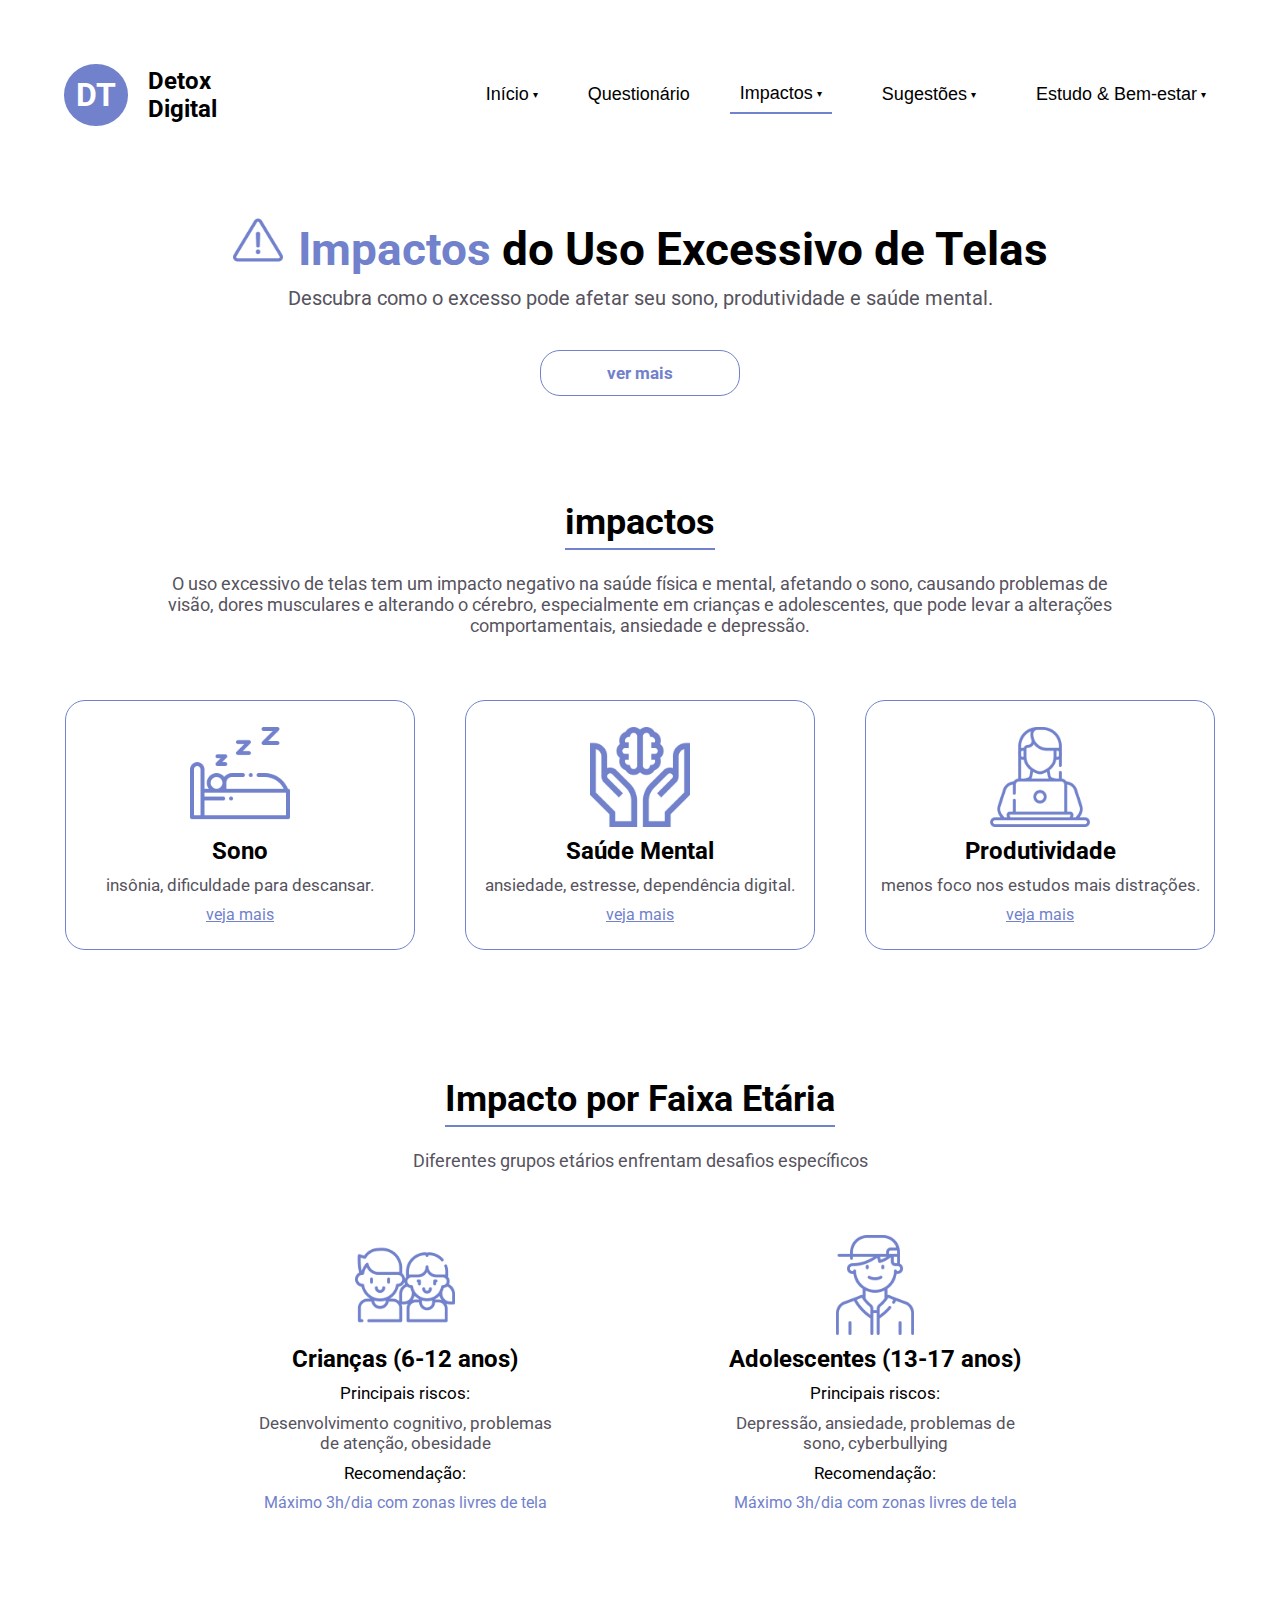
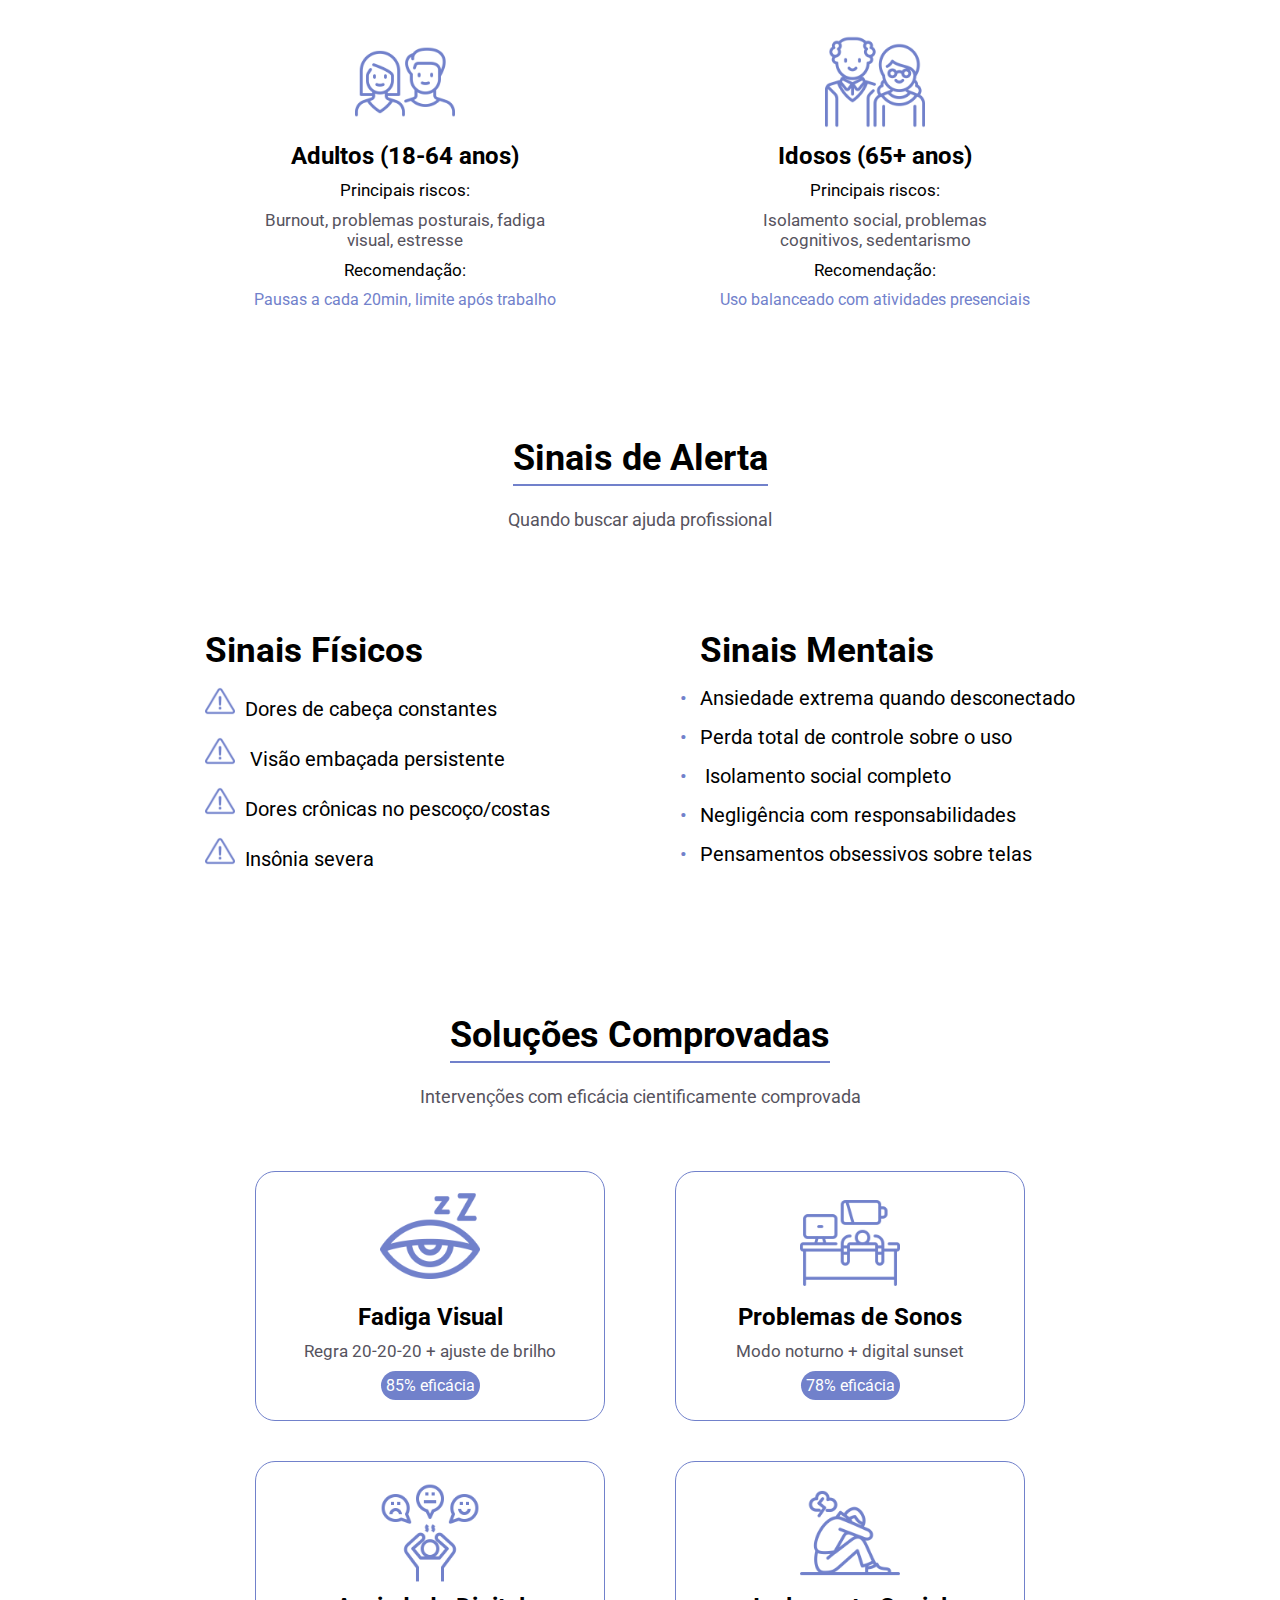
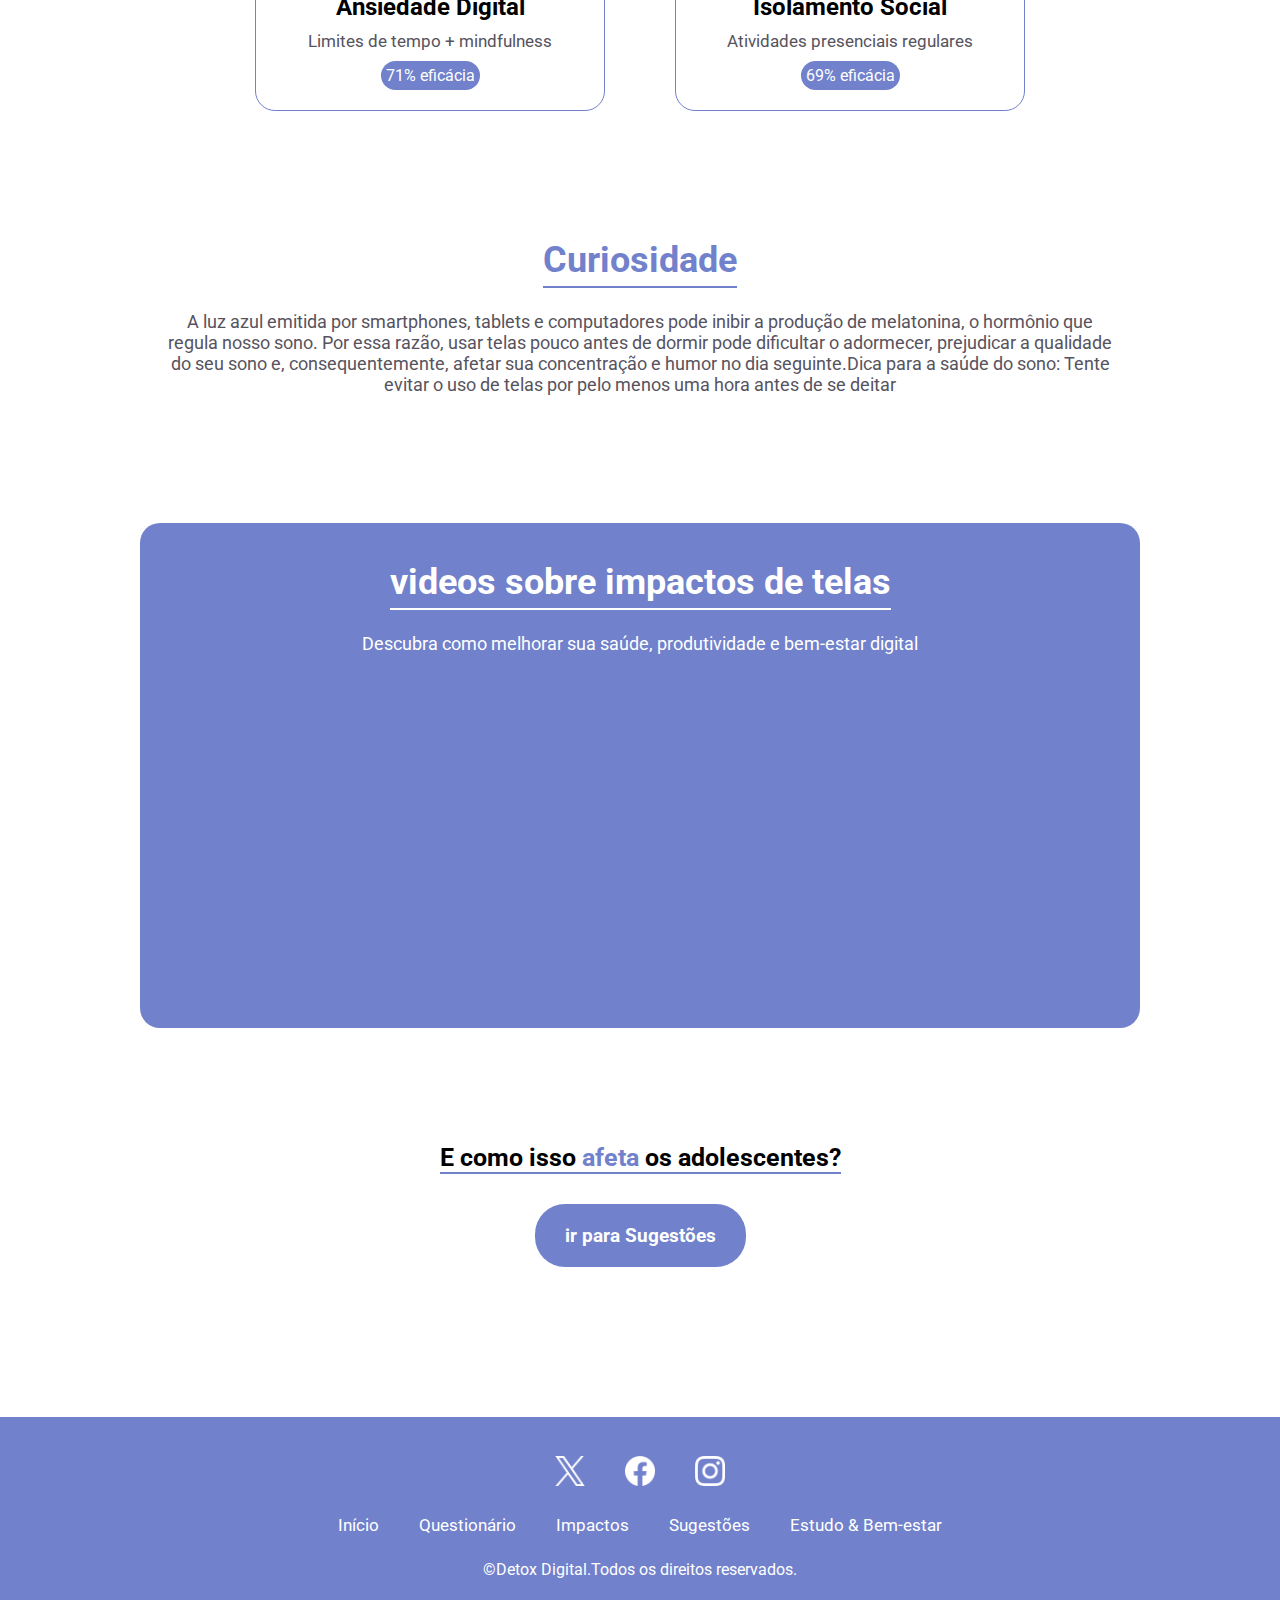
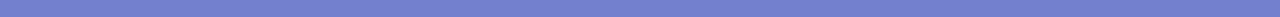
<file: impactos.html>
<!DOCTYPE html>
<html lang="pt-br">
<head>
    <meta charset="UTF-8">
    <meta name="viewport" content="width=device-width, initial-scale=1.0">
    <title>impactos</title>
    <link rel="stylesheet" href="css/style.css">
</head>
<body>
    <header id="inicio">
        <div class="logo">
            <h1>DT</h1>
            <h2>Detox Digital</h2>
        </div>
  <nav class="nav-bar">
    <!-- Início -->
    <div class="dropdown">
        <a href="index.html" class="dropbtn">
            Início <span class="arrow">▾</span>
        </a>
        <div class="dropdown-content">
            <a href="sobre.html">Sobre</a>
        </div>
    </div>

    <!-- Questionário -->
    <a href="questionario.html" class="menu-link">Questionário</a>

    <!-- Impactos -->
    <div class="dropdown">
        <a href="impactos.html" class="dropbtn">
            Impactos <span class="arrow">▾</span>
        </a>
        <div class="dropdown-content">
            <a href="complementar.html">sono</a>
            <a href="complementar2.html">saude mental</a>
            <a href="complementar3.html">produtividade</a>
        </div>
    </div>

    <!-- Sugestões -->
    <div class="dropdown">
        <a href="sugestoes.html" class="dropbtn">
            Sugestões <span class="arrow">▾</span>
        </a>
        <div class="dropdown-content">
            <a href="complementar4.html">limite de tempo</a>
            <a href="complementar5.html">pausas</a>
            <a href="complementar6.html">telas a noite</a>
        </div>
    </div>

    <!-- Estudo & Bem-estar -->
    <div class="dropdown">
        <a href="estudoebemestar.html" class="dropbtn">
            Estudo & Bem-estar <span class="arrow">▾</span>
        </a>
        <div class="dropdown-content">
            <a href="complementar7.html">dicas</a>
            <a href="complementar8.html">bem estar</a>
        </div>
    </div>
</nav>

        <div class="menu-toggle" onclick="document.querySelector('.nav-bar').classList.toggle('show')">
  <span></span>
  <span></span>
  <span></span>
</div>





  
    </header>
    <script>
const menuToggle = document.querySelector('.menu-toggle');
const navBar = document.querySelector('.nav-bar');

menuToggle.addEventListener('click', () => {
    navBar.classList.toggle('show');
});
</script>
    <main class="impact">
        
        <div class="prin">
        <h1><img style="width: 50px; margin-right: 15px;" src="img/danger.png" alt=""><span style="color: #7181cb;">Impactos</span>  do Uso Excessivo de Telas</h1>
        <p>Descubra como o excesso pode afetar seu sono, produtividade e saúde mental.</p>
        <a href="#saiba">ver mais</a>
        </div>
        
    </main>
    
     <section class="resumo">
        <h2 id="saiba" style="text-align: center; margin-top: 5%; margin-bottom: 30px;"><span>impactos</span></h2>
        <p style="margin: auto auto;">O uso excessivo de telas tem um impacto negativo na saúde física e mental, afetando o sono, causando problemas de visão, dores musculares e alterando o cérebro, especialmente em crianças e adolescentes, que pode levar a alterações comportamentais, ansiedade e depressão.</p>
        <div  class="cards2">
            <div class="card1">
                <img style="width: 100px; margin-bottom: 10px;" src="img/sleeping.png" alt="">
                <h2>Sono</h2>
                <p>insônia, dificuldade para descansar.</p>
                <a href="complementar.html">veja mais</a>
            </div>
             <div class="card1">
                <img style="width: 100px;margin-bottom: 10px;" src="img/mental-health.png" alt="">
                <h2>Saúde Mental</h2>
                <p>ansiedade, estresse, dependência digital.</p>
                <a href="complementar2.html">veja mais</a>
            </div>
             <div class="card1">
                <img style="width: 100px;margin-bottom: 10px;" src="img/working.png" alt="">
                <h2>Produtividade</h2>
                <p>menos foco nos estudos mais distrações.</p>
                <a href="complementar3.html">veja mais</a>
            </div>
             
        </div>
        
    </section>
     <section style="margin-top: 10%;" class="resumo">
        <h2 id="saiba" style="text-align: center; margin-top: 5%; margin-bottom: 30px;"><span>Impacto por Faixa Etária</span></h2>
        <p style="margin: auto auto;">Diferentes grupos etários enfrentam desafios específicos</p>
        <div style="gap: 120px;" class="cards">
            <div style="height: auto; border: none;" class="card1">
                <img style="width: 100px; margin-bottom: 10px;" src="img/criancas.png" alt="">
                <h2>Crianças (6-12 anos)</h2>
                <p style="color: black;">Principais riscos:</p>
                <p style="width: 300px;">Desenvolvimento cognitivo, problemas de atenção, obesidade</p>
                                <p style="color: black;">Recomendação:</p>

               <a style="text-decoration: none;" href="questionario.html">Máximo 3h/dia com zonas livres de tela</a>
            </div>
              <div style="height: auto; border: none;" class="card1">
                <img style="width: 100px; margin-bottom: 10px;" src="img/adolescencia.png" alt="">
                <h2>Adolescentes (13-17 anos)</h2>
                <p style="color: black;">Principais riscos:</p>
                <p style="width: 300px;">Depressão, ansiedade, problemas de sono, cyberbullying</p>
                                <p style="color: black;">Recomendação:</p>

                <a style="text-decoration: none;" href="questionario.html">Máximo 3h/dia com zonas livres de tela</a>
            </div>
              <div style="height: auto; border: none;" class="card1">
                <img style="width: 100px; margin-bottom: 10px;" src="img/casal.png" alt="">
                <h2> Adultos (18-64 anos)</h2>
                <p style="color: black;">Principais riscos:</p>
                <p style="width: 300px;">Burnout, problemas posturais, fadiga visual, estresse</p>
                                <p style="color: black;">Recomendação:</p>

                <a style="text-decoration: none;" href="questionario.html">Pausas a cada 20min, limite após trabalho</a>
            </div>
              <div style="height: auto; border: none;" class="card1">
                <img style="width: 100px; margin-bottom: 10px;" src="img/velho.png" alt="">
                <h2> Idosos (65+ anos)</h2>
                <p style="color: black;">Principais riscos:</p>
                <p style="width: 300px;">Isolamento social, problemas cognitivos, sedentarismo</p>
                                <p style="color: black;">Recomendação:</p>

              <a style="text-decoration: none;" href="questionario.html">Uso balanceado com atividades presenciais</a>
            </div>
        </div>
    </section>
     <section style="margin-top: 10%;" class="resumo">
        <h2 id="saiba" style="text-align: center; margin-top: 5%; margin-bottom: 30px;"><span>Sinais de Alerta</span></h2>
        <p style="margin: auto auto;">Quando buscar ajuda profissional</p>
      
    </section>
    <section style="margin-top: 100px; margin-bottom: 10%;" class="tabela">
        <div class="sintomas">
            <h2> Sinais Físicos </h2>
            <ul>
                <li><img style="width: 30px; margin-right: 10px;" src="img/danger.png" alt="">Dores de cabeça constantes</li>
                 <li><img style="width: 30px; margin-right: 10px;" src="img/danger.png" alt=""> Visão embaçada persistente</li>
                  <li><img style="width: 30px; margin-right: 10px;" src="img/danger.png" alt="">Dores crônicas no pescoço/costas</li>
                   <li><img style="width: 30px; margin-right: 10px;" src="img/danger.png" alt="">Insônia severa</li>
            </ul>
        </div>
        <div class="dicass">
            <h2>Sinais Mentais </h2>
            <ul>
                <li>Ansiedade extrema quando desconectado</li>
                <li>Perda total de controle sobre o uso</li>
                <li> Isolamento social completo</li>
                <li>Negligência com responsabilidades</li>
                <li>Pensamentos obsessivos sobre telas</li>
            </ul>
        </div>
    </section>
     <section class="resumo">
        <h2 id="saiba" style="text-align: center; margin-top: 5%; margin-bottom: 30px;"><span>Soluções Comprovadas</span></h2>
        <p style="margin: auto auto;">Intervenções com eficácia cientificamente comprovada</p>
        <div class="cards">
            <div class="card1">
                <img style="width: 100px; margin-bottom: 10px;" src="img/sleepy (1).png" alt="">
                <h2>Fadiga Visual</h2>
                <p>Regra 20-20-20 + ajuste de brilho</p>
                <a style="background-color: #7181cb; color: white; border-radius: 20px; text-decoration: none; padding: 5px;" href="questionario.html">85% eficácia</a>
            </div>
             <div class="card1">
                <img style="width: 100px;margin-bottom: 10px;" src="img/worktable.png" alt="">
                <h2>Problemas de Sonos</h2>
                <p>Modo noturno + digital sunset</p>
                <a  style="background-color: #7181cb; color: white; border-radius: 20px; text-decoration: none; padding: 5px;" href="impactos.html">78% eficácia</a>
            </div>
             <div class="card1">
                <img style="width: 100px;margin-bottom: 10px;" src="img/emotion.png" alt="">
                <h2>Ansiedade Digital</h2>
                <p>Limites de tempo + mindfulness</p>
                <a  style="background-color: #7181cb; color: white; border-radius: 20px; text-decoration: none; padding: 5px;" href="sugestoes.html">71% eficácia</a>
            </div>
             <div class="card1">
                <img style="width: 100px;margin-bottom: 10px;" src="img/depression.png" alt="">
                <h2>Isolamento Social</h2>
                <p>Atividades presenciais regulares</p>
                <a  style="background-color: #7181cb; color: white; border-radius: 20px; text-decoration: none; padding: 5px;" href="estudoebemestar.html">69% eficácia</a>
            </div>
        </div>
    </section>
      </section>
      <section style="margin-top: 9%;" class="resumo">
        <h2 id="saiba" style="text-align: center; margin-top: 5%; margin-bottom: 30px;"><span style="color: #7181cb;">Curiosidade</span></h2>
        <p style="margin: auto auto;">A luz azul emitida por smartphones, tablets e computadores pode inibir a produção de melatonina, o hormônio que regula nosso sono. Por essa razão, usar telas pouco antes de dormir pode dificultar o adormecer, prejudicar a qualidade do seu sono e, consequentemente, afetar sua concentração e humor no dia seguinte.Dica para a saúde do sono: Tente evitar o uso de telas por pelo menos uma hora antes de se deitar</p>
     
        
    </section>
    <section style="margin-top: 10%;" class="video">
        <h2 style="text-align: center;  margin-bottom: 30px;"><span>videos sobre impactos de telas </span></h2>
        <p style="margin-bottom: 20px;">Descubra como melhorar sua saúde, produtividade e bem-estar digital</p>
        <div class="paia">
        <iframe width="560" height="315" src="https://www.youtube.com/embed/6yPndnSDIbc?si=hvwf-hq66lcmDItA" title="YouTube video player" frameborder="0" allow="accelerometer; autoplay; clipboard-write; encrypted-media; gyroscope; picture-in-picture; web-share" referrerpolicy="strict-origin-when-cross-origin" allowfullscreen></iframe>
        </div>
    </section>
    <section class="frase">
        <h2 style="border-bottom: 2px solid #7181cb ;">E como isso   <span style="color: #7181cb;">afeta</span>    os adolescentes? </h2>
        <a href="sugestoes.html">ir para Sugestões</a>
    </section>
      <footer style="margin-top: 150px;">
        <div class="redes">
        <a href="#">
            <img style="width: 30px;" src="img/twitter.png" alt="">
        </a>
        <a href="#">
            <img style="width: 30px;" src="img/facebook.png" alt="">
        </a>
        <a href="https://www.instagram.com/detoxdigital.ifc/"target="_blank">
            <img style="width: 30px;" src="img/instagram.png" alt="">
        </a>
        </div>
        <div class="mapa">
            <a href="index.html">Início</a>
            <a href="questionario.html">Questionário</a>
            <a href="impactos.html">Impactos</a>
            <a href="sugestoes.html">Sugestões</a>
            <a href="estudoebemestar.html">Estudo & Bem-estar</a>
        </div>
        <p style="color: white;">©Detox Digital.Todos os direitos reservados.</p>
    </footer>
    <script src="js/index.js"></script>
    <script src="js/munu.js"></script>
</body>

</html>
</file>
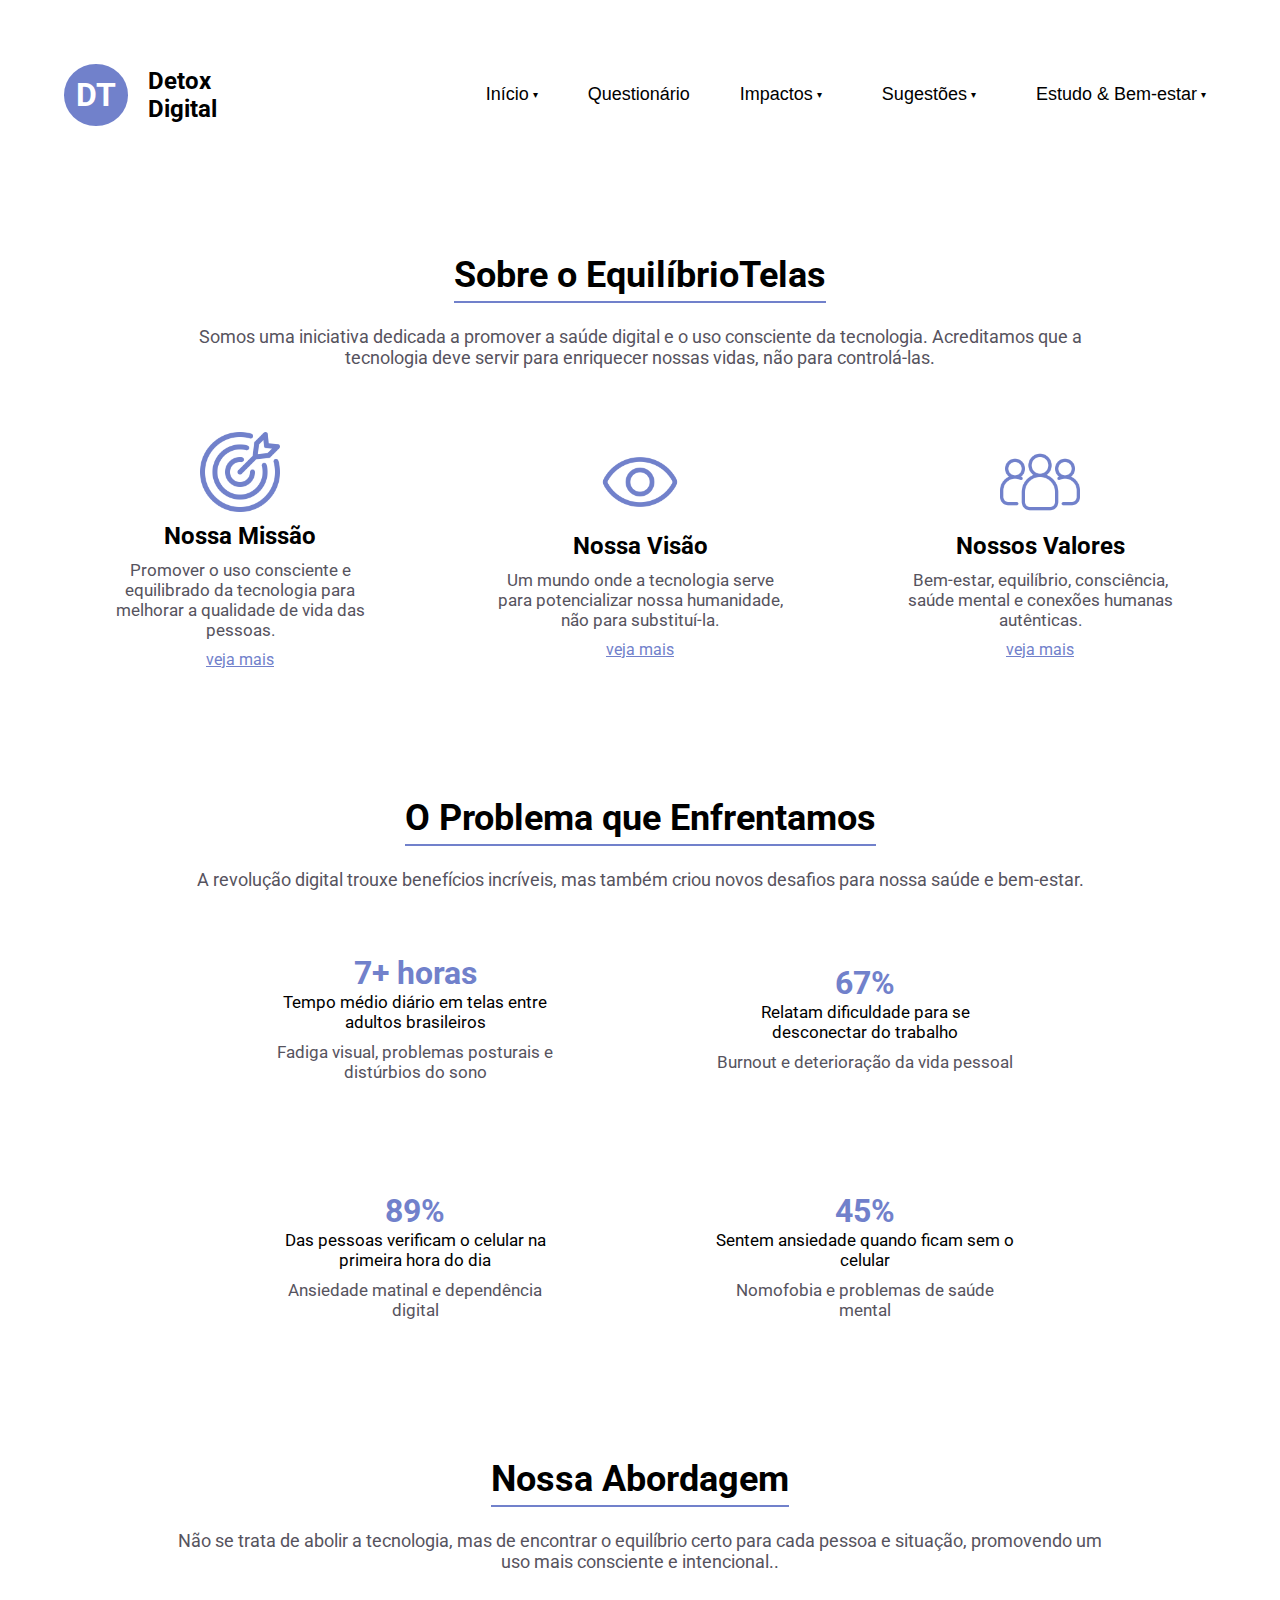
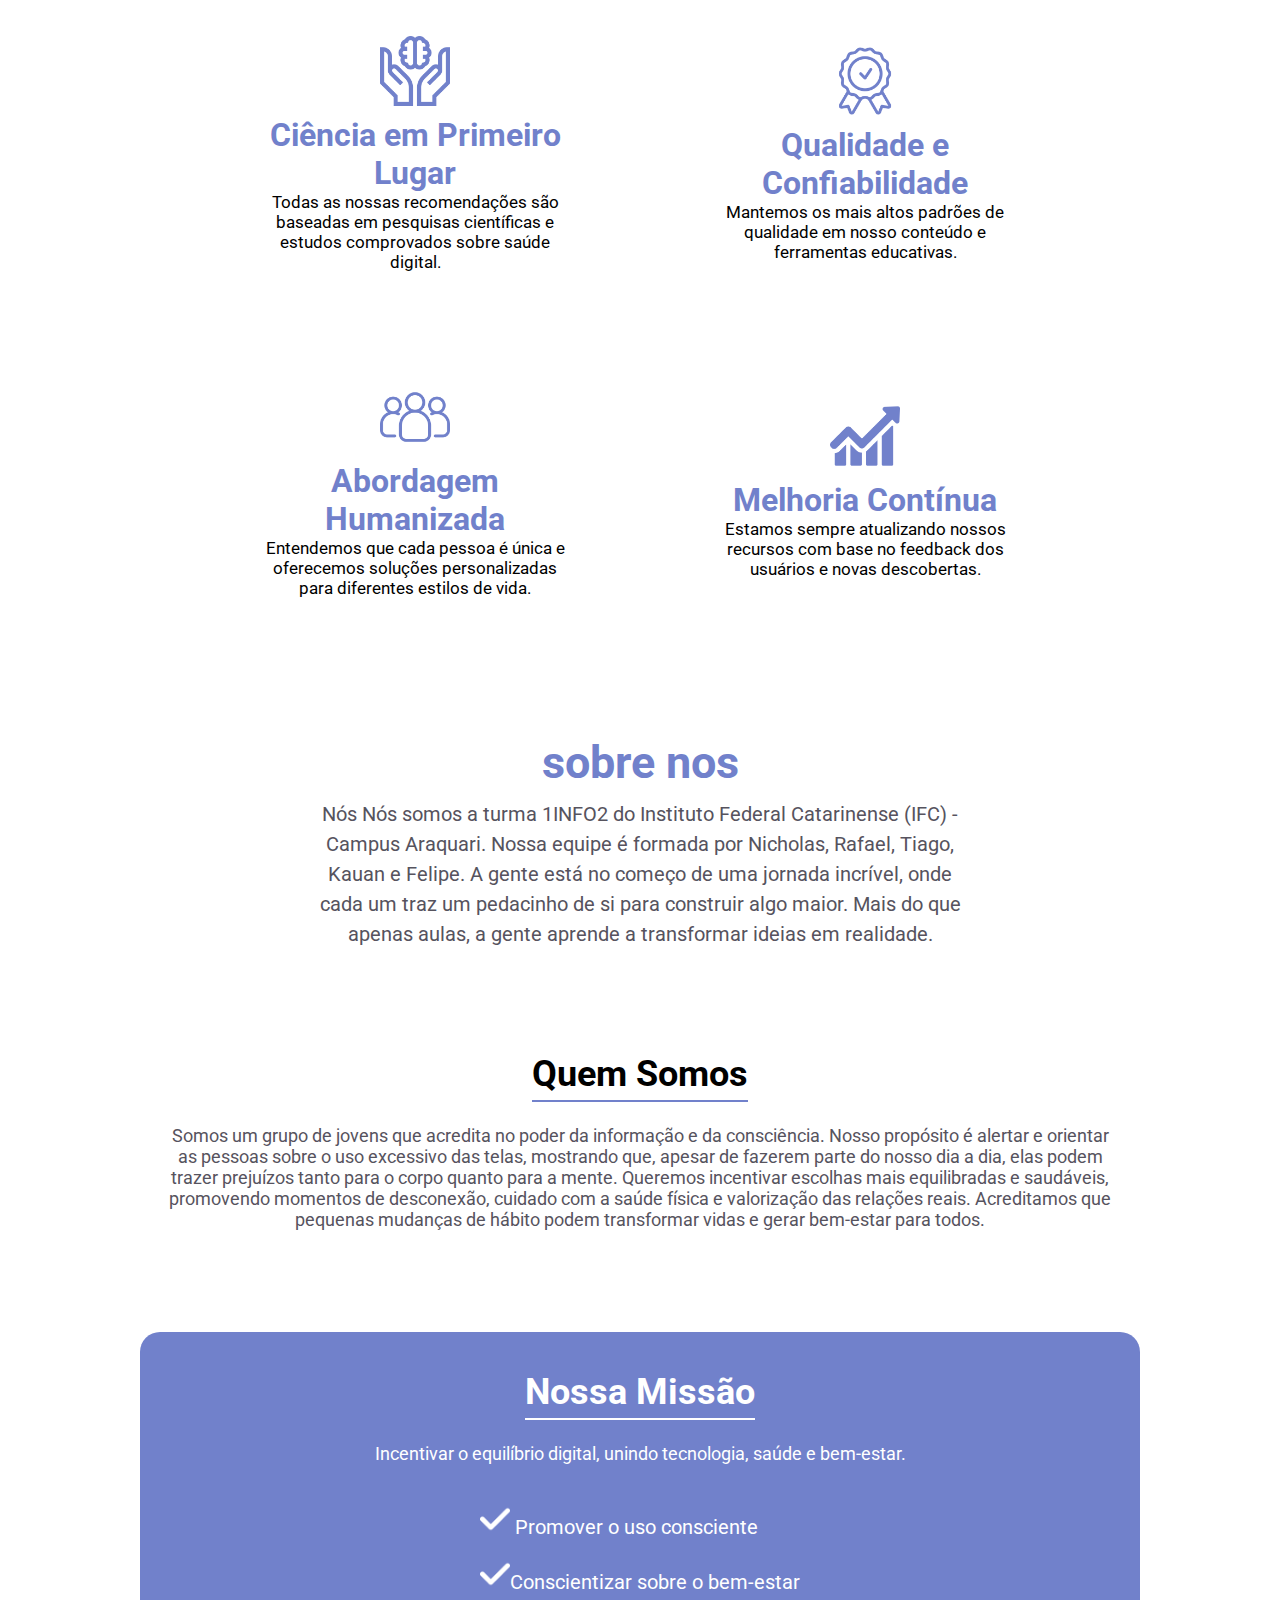
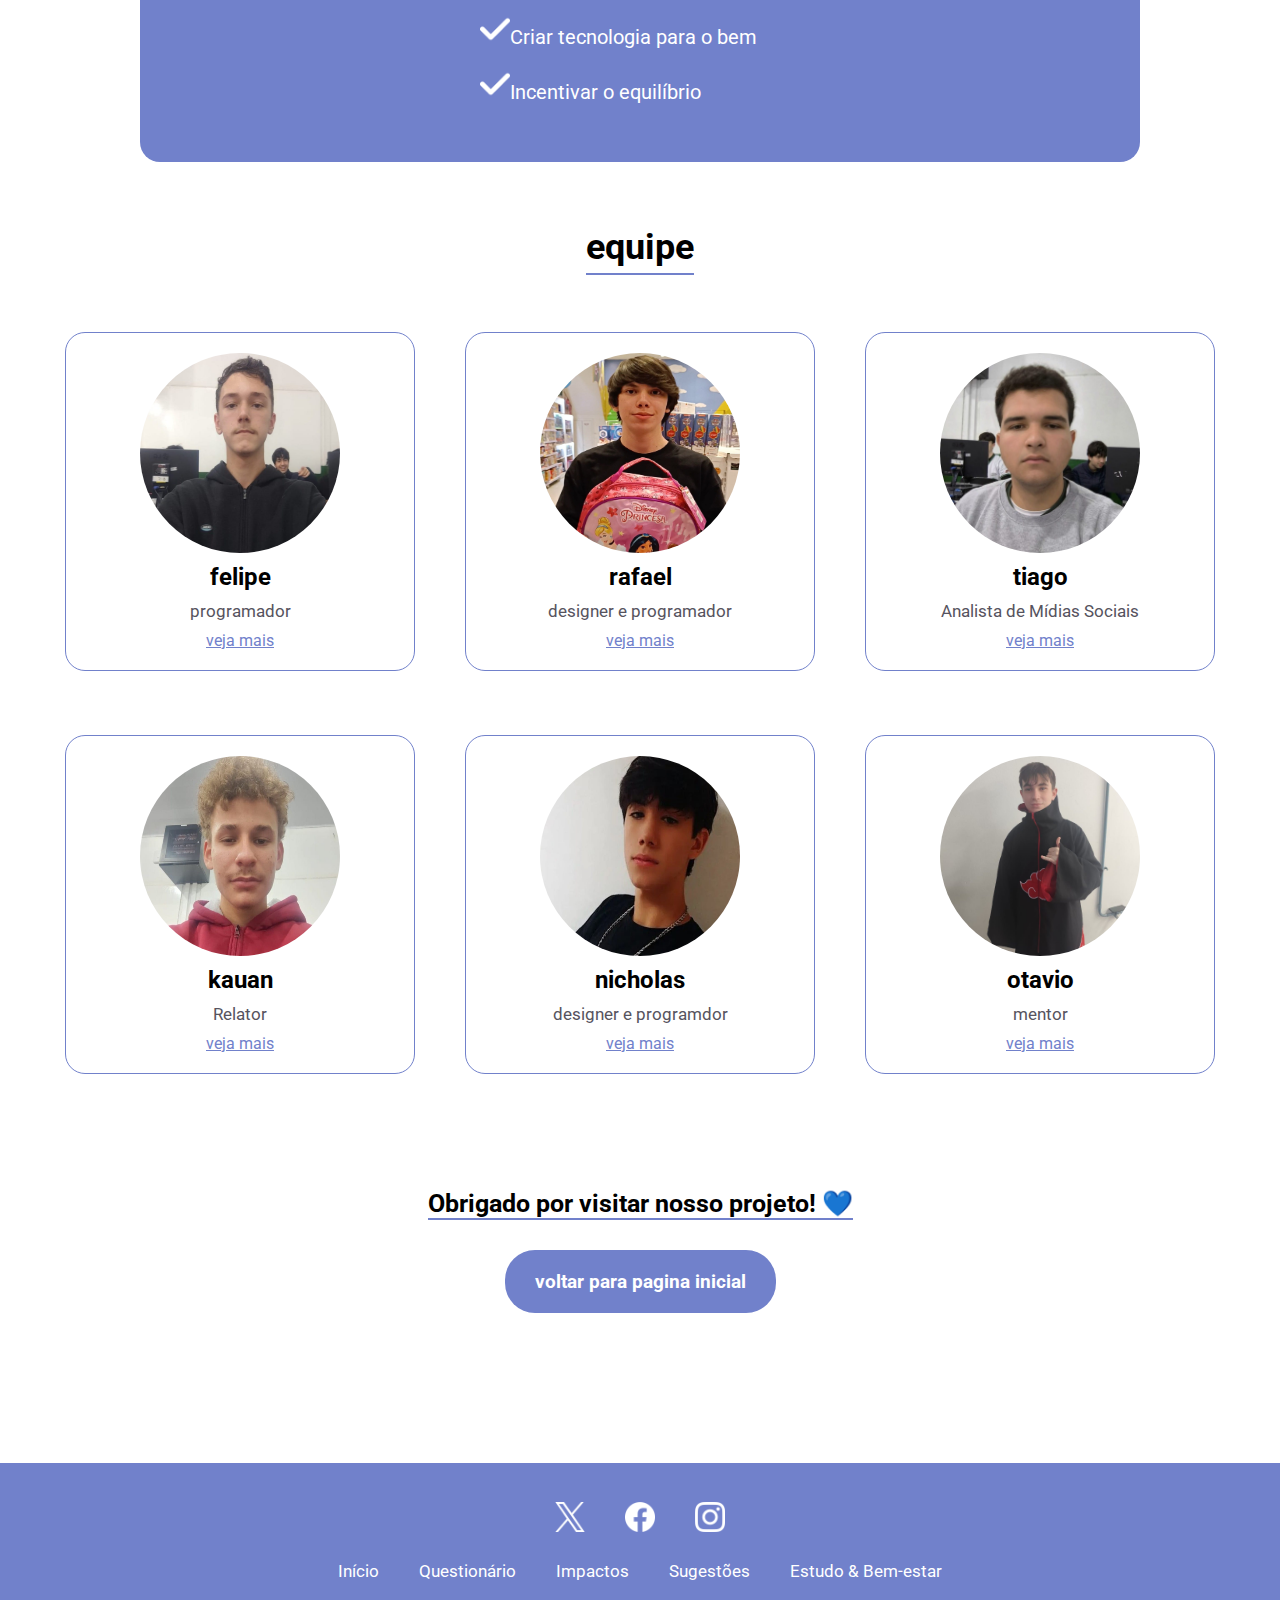
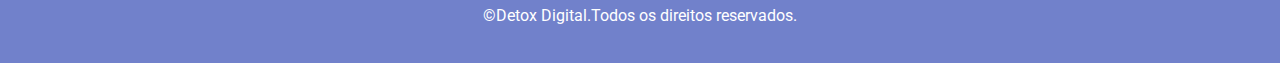
<file: sobre.html>
<!DOCTYPE html>
<html lang="pt-br">
<head>
    <meta charset="UTF-8">
    <meta name="viewport" content="width=device-width, initial-scale=1.0">
    <title>sobre nos</title>
    <link rel="stylesheet" href="css/style.css">
</head>
<body>
        <header id="inicio">
        <div class="logo">
            <h1>DT</h1>
            <h2>Detox Digital</h2>
        </div>
       <nav class="nav-bar">
    <!-- Início -->
    <div class="dropdown">
        <a href="index.html" class="dropbtn">
            Início <span class="arrow">▾</span>
        </a>
        <div class="dropdown-content">
            <a href="sobre.html">Sobre</a>
        </div>
    </div>

    <!-- Questionário -->
    <a href="questionario.html" class="menu-link">Questionário</a>

    <!-- Impactos -->
    <div class="dropdown">
        <a href="impactos.html" class="dropbtn">
            Impactos <span class="arrow">▾</span>
        </a>
        <div class="dropdown-content">
            <a href="complementar.html">sono</a>
            <a href="complementar2.html">saude mental</a>
            <a href="complementar3.html">produtividade</a>
        </div>
    </div>

    <!-- Sugestões -->
    <div class="dropdown">
        <a href="sugestoes.html" class="dropbtn">
            Sugestões <span class="arrow">▾</span>
        </a>
        <div class="dropdown-content">
            <a href="complementar4.html">limite de tempo</a>
            <a href="complementar5.html">pausas</a>
            <a href="complementar6.html">telas a noite</a>
        </div>
    </div>

    <!-- Estudo & Bem-estar -->
    <div class="dropdown">
        <a href="estudoebemestar.html" class="dropbtn">
            Estudo & Bem-estar <span class="arrow">▾</span>
        </a>
        <div class="dropdown-content">
            <a href="complementar7.html">dicas</a>
            <a href="complementar8.html">bem estar</a>
        </div>
    </div>
</nav>

        <div class="menu-toggle" onclick="document.querySelector('.nav-bar').classList.toggle('show')">
  <span></span>
  <span></span>
  <span></span>
</div>
    </header>
    <script>
const menuToggle = document.querySelector('.menu-toggle');
const navBar = document.querySelector('.nav-bar');

menuToggle.addEventListener('click', () => {
    navBar.classList.toggle('show');
});
</script>
     <section style="margin-top: 10%;" class="resumo">
        <h2 id="saiba" style="text-align: center; margin-top: 5%; margin-bottom: 30px;"><span>Sobre o EquilíbrioTelas</span></h2>
        <p style="margin: auto auto;">Somos uma iniciativa dedicada a promover a saúde digital e o uso consciente da tecnologia. Acreditamos que a tecnologia deve servir para enriquecer nossas vidas, não para controlá-las.</p>
        <div style="margin-bottom: 10%;" class="cards2">
            <div style="border: none; height: auto;" class="card1">
                <img style="width: 80px; margin-bottom: 10px;" src="img/target.png" alt="">
                <h2>Nossa Missão </h2>
                <p style="width: 300px;"> Promover o uso consciente e equilibrado da tecnologia para melhorar a qualidade de vida das pessoas.</p>
                <a href="complementar4.html">veja mais</a>
            </div>
             <div style="border: none; height: auto;" class="card1">
                <img style="width: 80px;margin-bottom: 10px;" src="img/visible.png" alt="">
                <h2>Nossa Visão</h2>
                <p style="width: 300px;">Um mundo onde a tecnologia serve para potencializar nossa humanidade, não para substituí-la.  </p>
                <a href="complementar5.html">veja mais</a>
            </div>
             <div style="border: none; height: auto;" class="card1">
                <img style="width: 80px;margin-bottom: 10px;" src="img/team.png" alt="">
                <h2>Nossos Valores</h2>
                <p style="width: 300px;">  Bem-estar, equilíbrio, consciência, saúde mental e conexões humanas autênticas.</p>
                <a href="complementar6.html">veja mais</a>
            </div>
             
        </div>
        <section class="resumo">
        <h2 id="saiba" style="text-align: center; margin-top: 5%; margin-bottom: 30px;"><span>O Problema que Enfrentamos</span></h2>
        <p style="margin: auto auto;">A revolução digital trouxe benefícios incríveis, mas também criou novos desafios para nossa saúde e bem-estar.</p>
        <div style="gap: 100px;" class="cards">
            <div style="height: auto; border: none;" class="card1">
                
                <h1 style="color: #7181cb;">7+ horas</h1>
                <p style="color: black; width: 300px;">Tempo médio diário em telas entre adultos brasileiros</p>
                <p style="width: 300px;">Fadiga visual, problemas posturais e distúrbios do sono</p>
                                

               
            </div>
               <div style="height: auto; border: none;" class="card1">
                
                <h1 style="color: #7181cb;">67%</h1>
                <p style="color: black; width: 300px;">Relatam dificuldade para se desconectar do trabalho</p>
                <p style="width: 300px;">Burnout e deterioração da vida pessoal</p>
                                

               
            </div>
              <div style="height: auto; border: none;" class="card1">
                
                <h1 style="color: #7181cb;">89%</h1>
                <p style="color: black; width: 300px;">Das pessoas verificam o celular na primeira hora do dia</p>
                <p style="width: 300px;">Ansiedade matinal e dependência digital

</p>
                                

               
            </div>
              <div style="height: auto; border: none;" class="card1">
                
                <h1 style="color: #7181cb;">45%</h1>
                <p style="color: black; width: 300px;">Sentem ansiedade quando ficam sem o celular</p>
                <p style="width: 300px;">Nomofobia e problemas de saúde mental</p>
                                

               
            </div>
        </div>
    </section>
     <section class="resumo">
        <h2 id="saiba" style="text-align: center; margin-top: 5%; margin-bottom: 30px;"><span>Nossa Abordagem</span></h2>
        <p style="margin: auto auto;">Não se trata de abolir a tecnologia, mas de encontrar o equilíbrio certo para cada pessoa e situação, promovendo um uso mais consciente e intencional..</p>
        <div style="gap: 100px;" class="cards">
            <div style="height: auto; border: none;" class="card1">
                                <img style="width: 70px;margin-bottom: 10px;" src="img/mental-health.png" alt="">

                <h1 style="color: #7181cb; text-align: center;">Ciência em Primeiro Lugar</h1>
                <p style="color: black; width: 300px;">Todas as nossas recomendações são baseadas em pesquisas científicas e estudos comprovados sobre saúde digital.</p>
                
                                

               
            </div>
               <div style="height: auto; border: none;" class="card1">
                                <img style="width: 70px;margin-bottom: 10px;" src="img/quality.png" alt="">

                <h1 style="color: #7181cb; text-align: center;">Qualidade e Confiabilidade</h1>
                <p style="color: black; width: 300px;">Mantemos os mais altos padrões de qualidade em nosso conteúdo e ferramentas educativas.</p>
                
                                

               
            </div>
               <div style="height: auto; border: none;" class="card1">
                                <img style="width: 70px;margin-bottom: 10px;" src="img/team.png" alt="">

                <h1 style="color: #7181cb; text-align: center;">Abordagem Humanizada</h1>
                <p style="color: black; width: 300px;">Entendemos que cada pessoa é única e oferecemos soluções personalizadas para diferentes estilos de vida.</p>
                
                                

               
            </div>
               <div style="height: auto; border: none;" class="card1">
                                <img style="width: 70px;margin-bottom: 10px;" src="img/line-chart.png" alt="">

                <h1 style="color: #7181cb; text-align: center;">Melhoria Contínua</h1>
                <p style="color: black; width: 300px;">Estamos sempre atualizando nossos recursos com base no feedback dos usuários e novas descobertas.</p>
                
                                

               
            </div>
        </div>
    </section>
    </section>
        <main class="impact">
        
        <div class="prin">
        <h1 style="font-size: 45px;"><span style="color: #7181cb;">sobre nos</span></h1>
        <p class="papa" >Nós Nós somos a turma 1INFO2 do Instituto Federal Catarinense (IFC) - Campus Araquari. 

Nossa equipe é formada por Nicholas, Rafael, Tiago, Kauan e Felipe. A gente está no começo de uma jornada incrível, onde cada um traz um pedacinho de si para construir algo maior. Mais do que apenas aulas, a gente  aprende a transformar ideias em realidade.</p>
        
        </div>
        
    </main>
         <section class="resumo">
        <h2 id="saiba" style="text-align: center; margin-top: 5%; margin-bottom: 30px;"><span>Quem Somos</span></h2>
        <p style="margin: auto auto;">Somos um grupo de jovens que acredita no poder da informação e da consciência. Nosso propósito é alertar e orientar as pessoas sobre o uso excessivo das telas, mostrando que, apesar de fazerem parte do nosso dia a dia, elas podem trazer prejuízos tanto para o corpo quanto para a mente.

Queremos incentivar escolhas mais equilibradas e saudáveis, promovendo momentos de desconexão, cuidado com a saúde física e valorização das relações reais. Acreditamos que pequenas mudanças de hábito podem transformar vidas e gerar bem-estar para todos.</p>
     
        
    </section>
        <section style="margin-top: 8%;" class="video">
        <h2 style="text-align: center;  margin-bottom: 30px;"><span>Nossa Missão </span></h2>
        <p style="margin-bottom: 40px;">Incentivar o equilíbrio digital, unindo tecnologia, saúde e bem-estar.</p>
        <div class="paia">
        <ul style="color: white;">
            <li><img style="width: 30px;" src="img/check.png" alt=""> Promover o uso consciente</li>
            
            <li><img style="width: 30px;" src="img/check.png" alt="">Conscientizar sobre o bem-estar</li>
            <li><img style="width: 30px;" src="img/check.png" alt="">Criar tecnologia para o bem</li>
            <li><img style="width: 30px;" src="img/check.png" alt="">Incentivar o equilíbrio</li>
        </ul>
        </div>
    </section>
     <section class="resumo">
        <h2 id="saiba" style="text-align: center; margin-top: 5%; margin-bottom: 30px;"><span>equipe</span></h2>
       <div  class="cards2">
            <div style="height: auto;" class="card1">
                <img style="width: 200px; margin-bottom: 10px;margin-top: 20px; border-radius: 50%; height: 200px;" src="img/felipe.jpeg" alt="">
                <h2>felipe </h2>
                <p>programador</p>
 <a style="margin-bottom: 20px;" href="#">veja mais</a>            </div>
              <div style="height: auto;" class="card1">
                <img style="width: 200px; margin-bottom: 10px;margin-top: 20px; border-radius: 50%; height: 200px;" src="img/WhatsApp Image 2025-10-07 at 11.00.10.jpeg" alt="">
                <h2>rafael</h2>
                <p>designer e programador</p>
 <a style="margin-bottom: 20px;" href="#">veja mais</a>            </div>
            <div style="height: auto;" class="card1">
                <img style="width: 200px; margin-bottom: 10px;margin-top: 20px; border-radius: 50%; height: 200px;" src="img/tiago.jpeg" alt="">
                <h2>tiago</h2>
                <p>Analista de Mídias Sociais</p>
 <a style="margin-bottom: 20px;" href="#">veja mais</a>            </div>
             
        </div>
         <div  class="cards2">
           <div style="height: auto;" class="card1">
                <img style="width: 200px; margin-bottom: 10px;margin-top: 20px; border-radius: 50%; height: 200px;" src="img/kauan.jpeg" alt="">
                <h2>kauan </h2>
                <p>Relator</p>
 <a style="margin-bottom: 20px;" href="#">veja mais</a>            </div>
            <div style="height: auto;" class="card1">
                <img style="width: 200px; margin-bottom: 10px;margin-top: 20px; border-radius: 50%; height: 200px;" src="img/nicholas.jpeg" alt="">
                <h2>nicholas</h2>
                <p>designer e programdor</p>
 <a style="margin-bottom: 20px;" href="#">veja mais</a>            </div>
            <div style="height: auto;" class="card1">
                <img style="width: 200px; margin-bottom: 10px;margin-top: 20px; border-radius: 50%; height: 200px;" src="img/WhatsApp Image 2025-10-07 at 11.06.13.jpeg" alt="">
                <h2>otavio</h2>
                <p>mentor</p>
                <a style="margin-bottom: 20px;" href="#">veja mais</a>
            </div>
             
        </div>
     
        
    </section>
      <section style="margin-bottom: 10%;" class="frase">
        <h2 style="border-bottom: 2px solid #7181cb ;">  <span style="color: #000000;">Obrigado por visitar nosso projeto! 💙</span>     </h2>
        <a href="index.html">voltar para pagina inicial</a>
    </section>
      <footer style="margin-top: 150px;">
        <div class="redes">
        <a href="#">
            <img style="width: 30px;" src="img/twitter.png" alt="">
        </a>
        <a href="#">
            <img style="width: 30px;" src="img/facebook.png" alt="">
        </a>
        <a href="https://www.instagram.com/detoxdigital.ifc/"target="_blank">
            <img style="width: 30px;" src="img/instagram.png" alt="">
        </a>
        </div>
        <div class="mapa">
            <a href="index.html">Início</a>
            <a href="questionario.html">Questionário</a>
            <a href="impactos.html">Impactos</a>
            <a href="sugestoes.html">Sugestões</a>
            <a href="estudoebemestar.html">Estudo & Bem-estar</a>
        </div>
        <p style="color: white;">©Detox Digital.Todos os direitos reservados.</p>
    </footer>
    <script src="js/munu.js"></script>
</body>
</html>
</file>
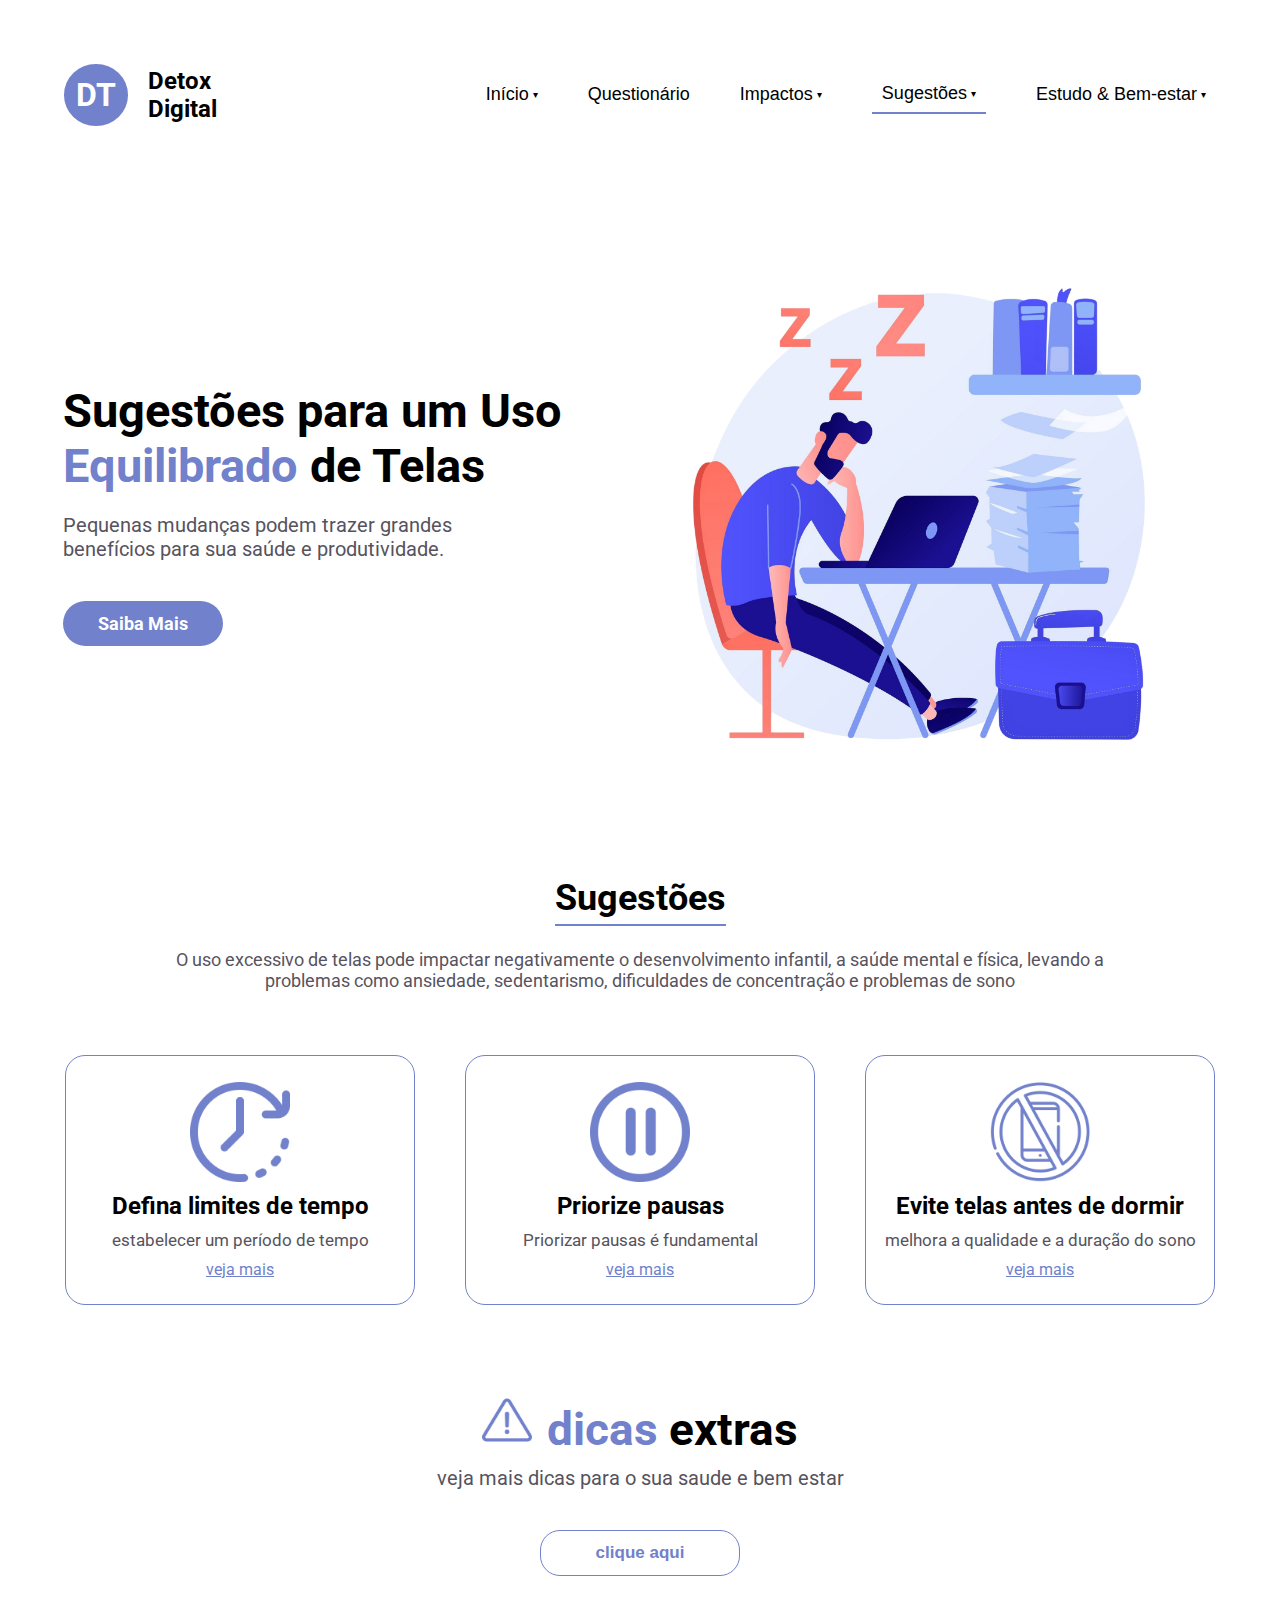
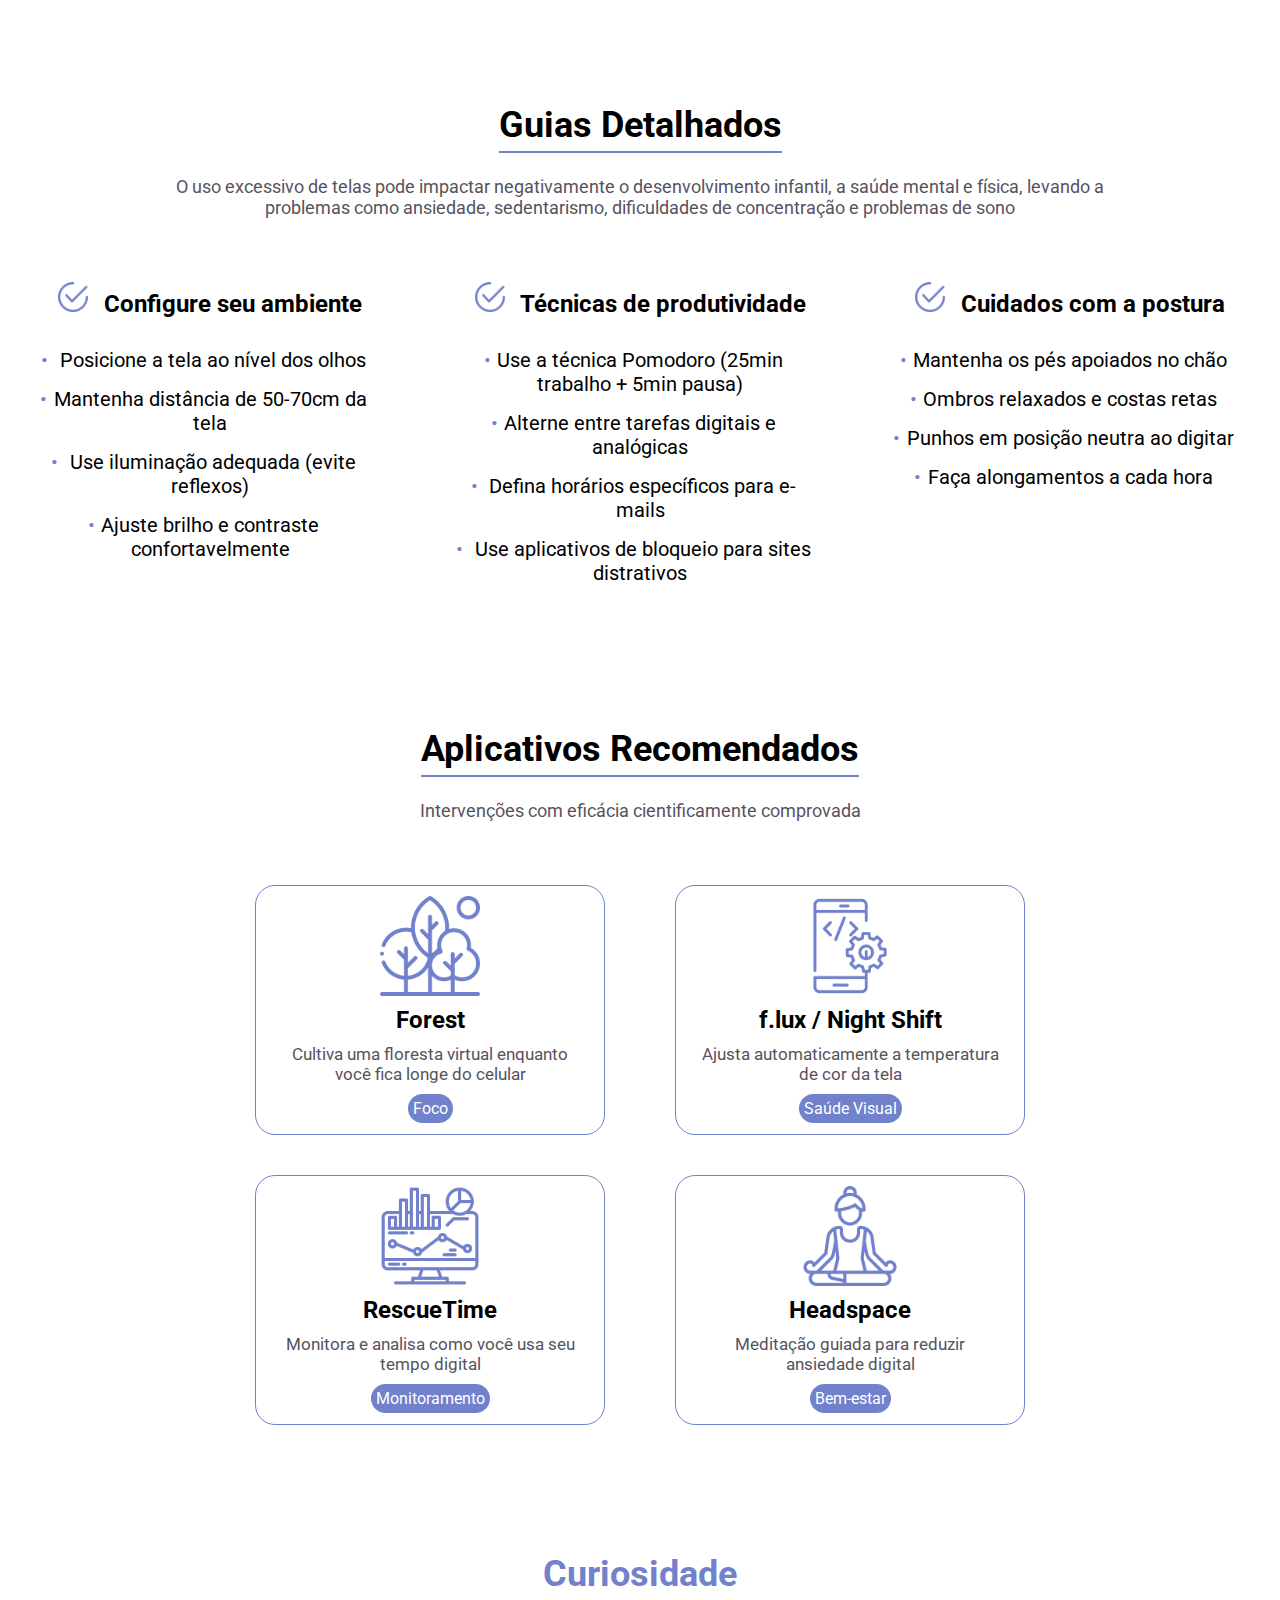
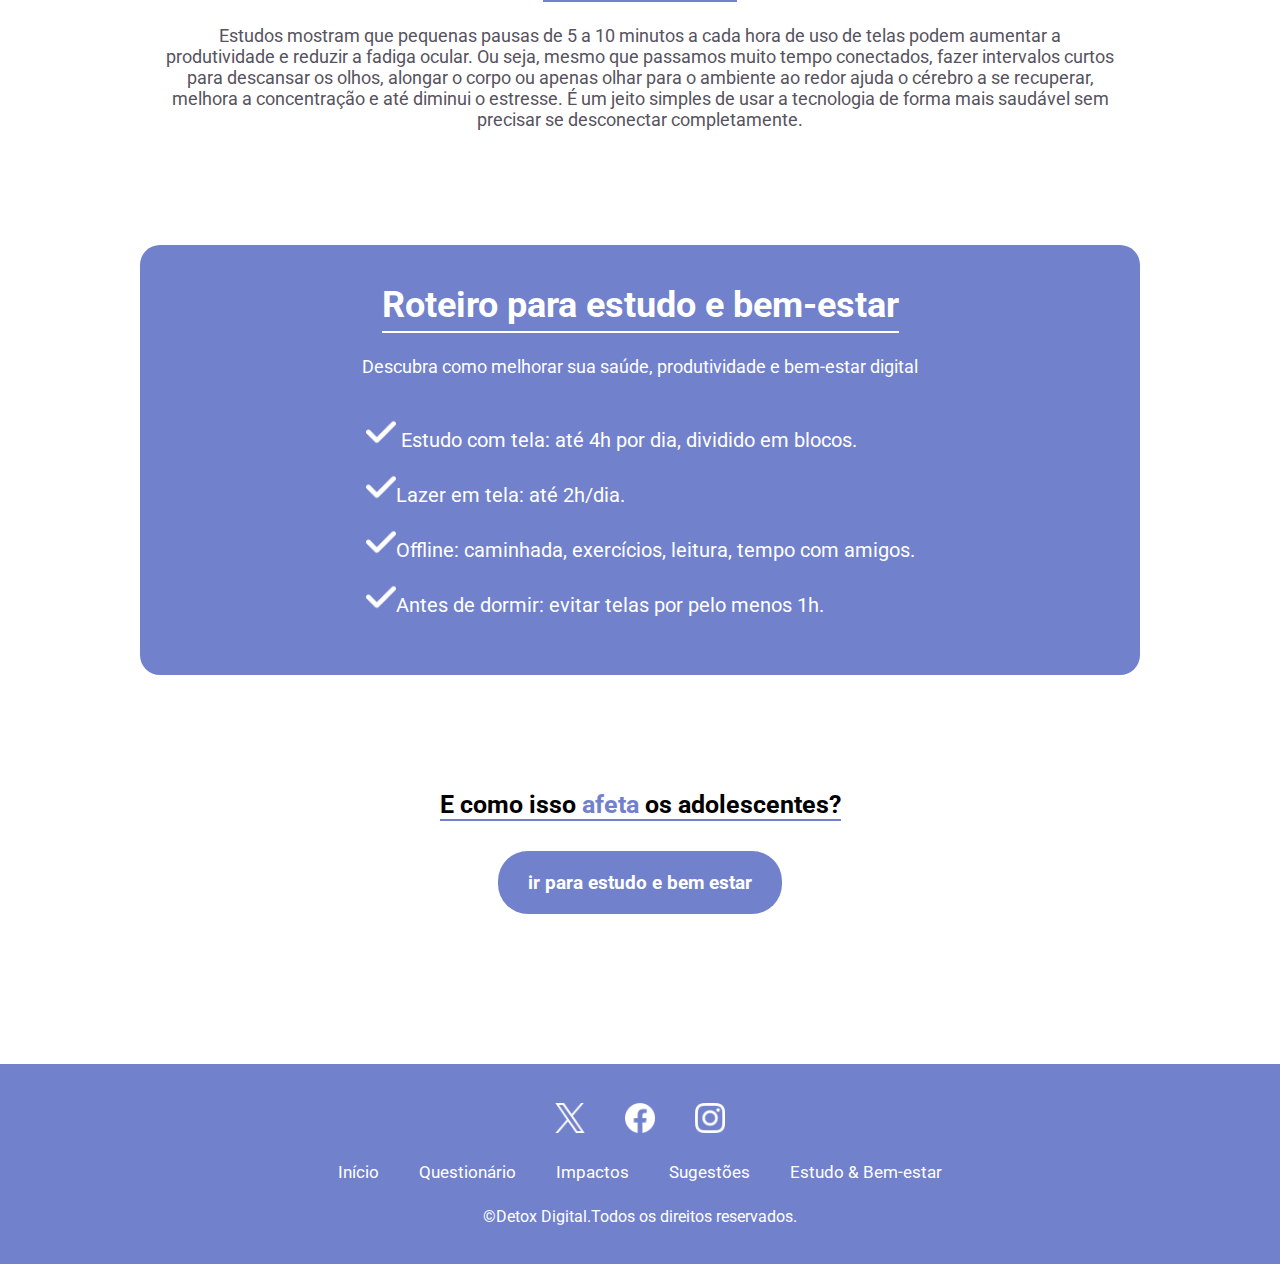
<file: sugestoes.html>
<!DOCTYPE html>
<html lang="pt-br">
<head>
    <meta charset="UTF-8">
    <meta name="viewport" content="width=device-width, initial-scale=1.0">
    <title>Sugestões</title>
    <link rel="stylesheet" href="css/style.css">
</head>
<body>
     <header id="inicio">
        <div class="logo">
            <h1>DT</h1>
            <h2>Detox Digital</h2>
        </div>
     <nav class="nav-bar">
    <!-- Início -->
    <div class="dropdown">
        <a href="index.html" class="dropbtn">
            Início <span class="arrow">▾</span>
        </a>
        <div class="dropdown-content">
            <a href="sobre.html">Sobre</a>
        </div>
    </div>

    <!-- Questionário -->
    <a href="questionario.html" class="menu-link">Questionário</a>

    <!-- Impactos -->
    <div class="dropdown">
        <a href="impactos.html" class="dropbtn">
            Impactos <span class="arrow">▾</span>
        </a>
        <div class="dropdown-content">
            <a href="complementar.html">sono</a>
            <a href="complementar2.html">saude mental</a>
            <a href="complementar3.html">produtividade</a>
        </div>
    </div>

    <!-- Sugestões -->
    <div class="dropdown">
        <a href="sugestoes.html" class="dropbtn">
            Sugestões <span class="arrow">▾</span>
        </a>
        <div class="dropdown-content">
            <a href="complementar4.html">limite de tempo</a>
            <a href="complementar5.html">pausas</a>
            <a href="complementar6.html">telas a noite</a>
        </div>
    </div>

    <!-- Estudo & Bem-estar -->
    <div class="dropdown">
        <a href="estudoebemestar.html" class="dropbtn">
            Estudo & Bem-estar <span class="arrow">▾</span>
        </a>
        <div class="dropdown-content">
            <a href="complementar7.html">dicas</a>
            <a href="complementar8.html">bem estar</a>
        </div>
    </div>
</nav>

        <div class="menu-toggle" onclick="document.querySelector('.nav-bar').classList.toggle('show')">
  <span></span>
  <span></span>
  <span></span>
</div>
    </header>
    <script>
const menuToggle = document.querySelector('.menu-toggle');
const navBar = document.querySelector('.nav-bar');

menuToggle.addEventListener('click', () => {
    navBar.classList.toggle('show');
});
</script>
     <main class="sim">
        
        <div class="texto-principal">
            <h2 >Sugestões para um Uso <span style="color: #7181cb;">Equilibrado</span> de Telas</h2>
            <p>Pequenas mudanças podem trazer grandes benefícios para sua saúde e produtividade.</p>
            <a  href="#saiba">Saiba Mais</a>
        </div>
        <img class="sigma"  src="img/ilustracao-em-vetor-conceito-abstrato-de-privacao-de-sono-sintoma-de-insonia-perda-de-sono-problema-de-privacao-saude-mental-causa-e-tratamento-diagnostico-clinico-metafora-abstrata-de-insonia.png" alt="">
    </main>
     <section class="resumo">
        <h2 id="saiba" style="text-align: center; margin-top: 5%; margin-bottom: 30px;"><span>Sugestões</span></h2>
        <p style="margin: auto auto;">O uso excessivo de telas pode impactar negativamente o desenvolvimento infantil, a saúde mental e física, levando a problemas como ansiedade, sedentarismo, dificuldades de concentração e problemas de sono</p>
        <div  class="cards2">
            <div class="card1">
                <img style="width: 100px; margin-bottom: 10px;" src="img/wall-clock.png" alt="">
                <h2>Defina limites de tempo </h2>
                <p> estabelecer um período de tempo</p>
                <a href="complementar4.html">veja mais</a>
            </div>
             <div class="card1">
                <img style="width: 100px;margin-bottom: 10px;" src="img/video-pause-button.png" alt="">
                <h2>Priorize pausas</h2>
                <p>Priorizar pausas é fundamental  </p>
                <a href="complementar5.html">veja mais</a>
            </div>
             <div class="card1">
                <img style="width: 100px;margin-bottom: 10px;" src="img/no-phone.png" alt="">
                <h2>Evite telas antes de dormir</h2>
                <p>  melhora a qualidade e a duração do sono</p>
                <a href="complementar6.html">veja mais</a>
            </div>
             
        </div>
         <div  style="margin-top: 7%;" class="prin">
        <h1><img style="width: 50px; margin-right: 15px;" src="img/danger.png" alt=""><span style="color: #7181cb;">dicas</span>   extras</h1>
        <p>veja mais dicas para o sua saude e bem estar</p>
        <button id="btn-dica">clique aqui</button>
        </div>
    </section>
      <section class="resumo">
        <h2 id="saiba" style="text-align: center; margin-top: 5%; margin-bottom: 30px;"><span>Guias Detalhados</span></h2>
        <p style="margin: auto auto;">O uso excessivo de telas pode impactar negativamente o desenvolvimento infantil, a saúde mental e física, levando a problemas como ansiedade, sedentarismo, dificuldades de concentração e problemas de sono</p>
        <div style="align-items: flex-start; gap: 80px; margin-bottom: 10%;"  class="cards2" >
            <div class="card1" style="border: none; height: auto;">
                
                <h2 style="margin-bottom: 30px;"><img style="width: 30px; margin-right: 10px;" src="img/checked.png" alt=""> Configure seu ambiente </h2>
                 
        
        <div class="dicass">
            
            <ul style="text-align: center;">
                <li> Posicione a tela ao nível dos olhos</li>
                <li>Mantenha distância de 50-70cm da tela</li>
                <li> Use iluminação adequada (evite reflexos)</li>
                <li>Ajuste brilho e contraste confortavelmente</li>
                
            </ul>
        </div>
   
            </div>
                 <div class="card1" style="border: none; height: auto;">
                
                <h2 style="margin-bottom: 30px;"><img style="width: 30px; margin-right: 10px;" src="img/checked.png" alt=""> Técnicas de produtividade </h2>
                 
        
        <div class="dicass">
            
            <ul style="text-align: center;">
                <li>Use a técnica Pomodoro (25min trabalho + 5min pausa)</li>
                <li>Alterne entre tarefas digitais e analógicas</li>
                <li> Defina horários específicos para e-mails</li>
                <li>
Use aplicativos de bloqueio para sites distrativos</li>
               
            </ul>
        </div>
   
            </div>
                 <div class="card1" style="border: none; height: auto;">
                
                <h2 style="margin-bottom: 30px;"><img style="width: 30px; margin-right: 10px;" src="img/checked.png" alt=""> Cuidados com a postura </h2>
                 
        
        <div class="dicass">
            
            <ul style="text-align: center;">
                <li>Mantenha os pés apoiados no chão</li>
                <li>Ombros relaxados e costas retas</li>
                <li>Punhos em posição neutra ao digitar</li>
                <li>Faça alongamentos a cada hora</li>
               
            </ul>
        </div>
   
            </div>
             
        </div>
          <section class="resumo">
        <h2 id="saiba" style="text-align: center; margin-top: 5%; margin-bottom: 30px;"><span>Aplicativos Recomendados</span></h2>
        <p style="margin: auto auto;">Intervenções com eficácia cientificamente comprovada</p>
        <div class="cards">
            <div class="card1">
                <img style="width: 100px; margin-bottom: 10px;" src="img/nature.png" alt="">
                <h2>Forest</h2>
                <p style="width: 300px;">Cultiva uma floresta virtual enquanto você fica longe do celular</p>
                <a style="background-color: #7181cb; color: white; border-radius: 20px; text-decoration: none; padding: 5px;" href="questionario.html">Foco</a>
            </div>
             <div class="card1">
                <img style="width: 100px;margin-bottom: 10px;" src="img/app-development.png" alt="">
                <h2>f.lux / Night Shift</h2>
                <p style="width: 300px;">Ajusta automaticamente a temperatura de cor da tela</p>
                <a  style="background-color: #7181cb; color: white; border-radius: 20px; text-decoration: none; padding: 5px;" href="impactos.html">Saúde Visual</a>
            </div>
             <div class="card1">
                <img style="width: 100px;margin-bottom: 10px;" src="img/monitor.png" alt="">
                <h2>RescueTime</h2>
                <p style="width: 300px;">Monitora e analisa como você usa seu tempo digital</p>
                <a  style="background-color: #7181cb; color: white; border-radius: 20px; text-decoration: none; padding: 5px;" href="sugestoes.html">Monitoramento</a>
            </div>
             <div class="card1">
                <img style="width: 100px;margin-bottom: 10px;" src="img/yoga.png" alt="">
                <h2>Headspace</h2>
                <p style="width: 300px;">Meditação guiada para reduzir ansiedade digital</p>
                <a  style="background-color: #7181cb; color: white; border-radius: 20px; text-decoration: none; padding: 5px;" href="estudoebemestar.html">Bem-estar</a>
            </div>
        </div>
    </section>
    </section>
      <section style="margin-bottom: 9%;" class="resumo">
        <h2 id="saiba" style="text-align: center; margin-top: 5%; margin-bottom: 30px;"><span style="color: #7181cb;">Curiosidade</span></h2>
        <p style="margin: auto auto;">Estudos mostram que pequenas pausas de 5 a 10 minutos a cada hora de uso de telas podem aumentar a produtividade e reduzir a fadiga ocular. Ou seja, mesmo que passamos muito tempo conectados, fazer intervalos curtos para descansar os olhos, alongar o corpo ou apenas olhar para o ambiente ao redor ajuda o cérebro a se recuperar, melhora a concentração e até diminui o estresse. É um jeito simples de usar a tecnologia de forma mais saudável sem precisar se desconectar completamente.</p>
     
        
    </section>
      <section style="margin-top: 3%;" class="video">
        <h2 style="text-align: center;  margin-bottom: 30px;"><span>Roteiro para estudo e bem-estar </span></h2>
        <p style="margin-bottom: 40px;">Descubra como melhorar sua saúde, produtividade e bem-estar digital</p>
        <div class="paia">
        <ul style="color: white;">
            <li><img style="width: 30px;" src="img/check.png" alt=""> Estudo com tela: até 4h por dia, dividido em blocos.</li>
            <li ><img style="width: 30px;" src="img/check.png" alt="">Lazer em tela: até 2h/dia.</li>
            <li><img style="width: 30px;" src="img/check.png" alt="">Offline: caminhada, exercícios, leitura, tempo com amigos.</li>
            <li><img style="width: 30px;" src="img/check.png" alt="">Antes de dormir: evitar telas por pelo menos 1h.</li>
        </ul>
        </div>
    </section>
     <section class="frase">
        <h2 style="border-bottom: 2px solid #7181cb ;">E como isso   <span style="color: #7181cb;">afeta</span>    os adolescentes? </h2>
        <a href="estudoebemestar.html">ir para estudo e bem estar</a>
    </section>
   
       <footer style="margin-top: 150px;">
        <div class="redes">
        <a href="#">
            <img style="width: 30px;" src="img/twitter.png" alt="">
        </a>
        <a href="#">
            <img style="width: 30px;" src="img/facebook.png" alt="">
        </a>
        <a href="https://www.instagram.com/detoxdigital.ifc/"target="_blank">
            <img style="width: 30px;" src="img/instagram.png" alt="">
        </a>
        </div>
        <div class="mapa">
            <a href="index.html">Início</a>
            <a href="questionario.html">Questionário</a>
            <a href="impactos.html">Impactos</a>
            <a href="sugestoes.html">Sugestões</a>
            <a href="estudoebemestar.html">Estudo & Bem-estar</a>
        </div>
        <p style="color: white;">©Detox Digital.Todos os direitos reservados.</p>
    </footer>
         <script src="js/index.js"></script>
         <script src="js/munu.js"></script>
</body>
</html>
</file>
<file: css/style.css>
@import url('https://fonts.googleapis.com/css2?family=Roboto:ital,wght@0,100..900;1,100..900&display=swap');
*{
    margin: 0;
    padding: 0;
    box-sizing: border-box;
}
body{
    height: 100vh;
    background-color: white;
    font-family: "Roboto", sans-serif;
    width: 100%;
}
header{
    display: flex;
    align-items: center;
    justify-content: space-between;
    margin-top: 5%;
    margin-left: 5%;
    margin-right: 5%;
}
.logo{
    display: flex;
    align-items: center;
    justify-content: center;
    gap: 20px;
    
}
.logo h1{
    background-color: #7181cb;
    color: white;
    padding: 6%;
    border-radius: 50%;
    text-align: center;
}
.nav-bar{
    display: flex;
    align-items: center;
    justify-content: space-around;
    gap: 30px;
}
.nav-bar a{
    text-decoration: none;
    color: black;
    font-size: 18px;
}
.nav-bar a:hover{
    border-bottom:2px solid #7181cb ;
    
    
}
main{
    display: flex;
    align-items: center;
    margin-left: 5%;
    margin-right: 5%;
    margin-top: 7%;
    justify-content: center;
   
}
.texto-principal h2{
    font-size: 47px;
    width: 557px;
    color: black;
    margin-bottom: 20px;
}
.texto-principal p{
    font-size: 20px;
    color: #56535e;
    width: 446px;
    margin-bottom: 40px;
}
.texto-principal a{
    text-decoration: none;
    font-size: 19px;
    background-color:#7181cb ;
    color: white;
    padding: 3% 5% 3% 5%;
    border-radius: 30px;

}
.texto-principal a:hover{
    background-color: #5264b8;
    
}
.resumo h2 span{
font-size: 36px;
border-bottom: 2px solid #7181cb;
padding-bottom: 5px;


}
.resumo p{
    text-align: center;
    color:#56535e ;
    font-size: 18px;
    width: 952px;
    
}
.cards{
      display: grid;
  grid-template-columns: repeat(2, 1fr); /* 2 colunas */
  gap: 70px; /* aqui você pode aumentar sem medo */
  max-width: 700px; /* largura máxima do grid */
  margin: 40px auto; /* centraliza na tela */
  justify-content: center;
    margin-top: 5%;
      row-gap: 40px; 
      margin-bottom: 10%;
}
.card1{
    display: flex;
    align-items: center;
    justify-content: center;
    flex-direction: column;
    border: 1px solid  #7181cb ;
    width: 350px;
    height: 250px;
    border-radius: 20px;
    cursor: pointer;
}
.card1 h2{
    font-size: 24px;
    margin-bottom: 10px;
}
.card1 p{
    font-size: 17px;
    color: #56535e;
    margin-bottom: 10px;
}
.card1 a{
    color: #7181cb;
}
.video h2 span{
font-size: 36px;
border-bottom: 2px solid #ffffff;
padding-bottom: 5px;
color: white;}

.video{
    background-color: #7181cb;
    
    border-radius: 20px;
    margin: 0 auto;
    width: 1000px;
    padding-top: 3%;
    padding-bottom: 3%;
    
}
.paia{
    display: flex;
    align-items: center;
    justify-content: center;
    flex-direction: column;
}
.video p{
    text-align: center;
    color:#ffffff ;
    font-size: 18px;
    
}
footer{
    background-color: #7181cb;
    height: 200px;
    display: flex;
    align-items: center;
    justify-content: center;
    flex-direction: column;
    margin-top: 16%;
}
.redes{
    display: flex;
    align-items: center;
    justify-content: center;
    gap: 40px;
    margin-bottom: 25px;
}
.mapa{
    display: flex;
    align-items: center;
    justify-content: center;
    gap: 40px;
    margin-bottom: 25px;
}
.mapa a{
    color: white;
    text-decoration: none;
    font-size: 17px;
}
.quest{
    display: flex;
    align-items: center;
    justify-content: center;
    flex-direction: column;
    margin-top: 10%;
}
.quest h1{
    font-size: 47px;
    margin-bottom: 25px;
}
.quest h1 span{
    border-bottom: 2px solid #5264b8;
}
.quest p{
    font-size: 18px;
    width:  952px ;
    text-align: center;
}
.formulario {
  max-width: 700px;
  margin: 40px auto;
  background: #fff;
  padding: 30px;
  border-radius: 12px;
 border: 2px solid #7181cb ;
}

/* Títulos de cada pergunta */
.pergunta {
  margin-bottom: 20px;
}

.pergunta label {
  display: block;
  font-weight: bold;
  margin-bottom: 10px;
  color: #000000;
  font-size: 18px;
}

/* Inputs padrão */
input[type="radio"],
input[type="checkbox"] {
  margin-right: 8px;
  accent-color: #7181cb; /* deixa botões na cor principal */
}

select {
  width: 100%;
  padding: 10px;
  border: 1px solid #ccc;
  border-radius: 8px;
  font-size: 15px;
  outline: none;
  
}

select:focus {
  border-color: #7181cb;
  
}

/* Botão enviar */
button {
  background: #7181cb;
  color: white;
  border: none;
  padding: 12px 20px;
  border-radius: 8px;
  font-size: 17px;
  
  cursor: pointer;
 font-weight: bold;
  display: block;
  margin: 0 auto;
}

button:hover {
  background: #5a68a6;
 
}
.frase{
    display: flex;
    align-items: center;
    justify-content: center;
    flex-direction: column;
    margin-top: 9%;
}
.frase h2{
    font-size: 25px;
    border-bottom: 2px dashed #7181cb ;
    
    
}
.frase a{
    text-decoration: none;
    font-size: 19px;
    background-color:#7181cb ;
    color: white;
    padding: 20px 30px 20px 30px;
    border-radius: 30px;
    font-weight: bold;
    margin-top: 30px;
}
.prin{
    margin: 0 auto;
    
}
.prin h1{
    font-size: 46px;
    margin-bottom: 10px;
}
.prin p{
    font-size: 20px;
    color: #56535e;
    text-align: center;
    margin-bottom: 40px;
}
.prin{
    display: flex;
    align-items: center;
    justify-content: center;
    flex-direction: column;
    
}
.prin a{
    text-decoration: none;
  color: #7181cb;
  border: 1px solid #7181cb;
  padding: 12px 20px;
  border-radius: 20px;
  font-size: 17px;
  width: 200px;
  cursor: pointer;
 font-weight: bold;
 text-align: center;
 margin-bottom: 5%;
  
 
}
.prin button{
    text-decoration: none;
  color: #7181cb;
  border: 1px solid #7181cb;
  padding: 12px 20px;
  border-radius: 20px;
  font-size: 17px;
  width: 200px;
  cursor: pointer;
 font-weight: bold;
 text-align: center;
 margin-bottom: 5%;
 background: white;
}
.cards2{
    display: flex;
    align-items: center;
    justify-content: center;
    gap: 50px;
    overflow: hidden;
    margin-top: 5%;
}
.sim{
    display: flex;
    align-items: center;
    margin-left: 5%;
    margin-right: 5%;
    margin-top: 7%;
    justify-content: center;
}
.paia ul{
    list-style: none;
    
}
.paia ul li{
    margin-bottom: 20px;
    font-size: 20px;
}
.tabela{
    display: flex;
    gap: 150px;
    justify-content: center;
    margin-top: 9%;
}
.sintomas ul{
    list-style: none;
}
.sintomas h2 span{
    border-bottom:2px solid #7181cb ;
}
.sintomas h2{
    font-size: 35px;
    margin-bottom: 15px;
}
.sintomas ul li{
    margin-bottom: 15px;
    font-size: 20px;
}

.dicas h2 span{
    border-bottom:2px solid #7181cb ;
}
.dicas h2{
    font-size: 35px;
    margin-bottom: 15px;
}
.dicas ul li{
    margin-bottom: 15px;
    font-size: 25px;
}
.dicas ul{
    list-style: none;
}
.dicas ul li::before {
      content: "\2022"; /* Caractere de um ponto (bullet) */
      color:#7181cb ; /* Mude para a cor desejada, por exemplo, azul */
      display: inline-block;
      width: 1em; /* Ajuste a largura do marcador */
      margin-left: -1em; /* Ajuste para alinhamento */
    }
 .dicass h2 span{
    border-bottom:2px solid #7181cb ;
}
.dicass h2{
    font-size: 35px;
    margin-bottom: 15px;
}
.dicass ul li{
    margin-bottom: 15px;
    font-size: 20px;
}
.dicass ul{
    list-style: none;
}
.dicass ul li::before {
      content: "\2022"; /* Caractere de um ponto (bullet) */
      color:#7181cb ; /* Mude para a cor desejada, por exemplo, azul */
      display: inline-block;
      width: 1em; /* Ajuste a largura do marcador */
      margin-left: -1em; /* Ajuste para alinhamento */
    }
   
    .texto-principall a {
  display: inline-block;
  text-decoration: none;
  font-size: 18px;
  background-color: #7181cb;
  color: white;
  padding: 12px 28px;   /* aumenta o tamanho */
  border-radius: 30px;
  font-weight: bold;
  min-width: 160px;     /* garante largura mínima */
  text-align: center;   /* centraliza o texto */
  transition: background 0.3s;
}
.texto-principal a {
  display: inline-block;
  text-decoration: none;
  font-size: 18px;
  background-color: #7181cb;
  color: white;
  padding: 12px 28px;   /* aumenta o tamanho */
  border-radius: 30px;
  font-weight: bold;
  min-width: 160px;     /* garante largura mínima */
  text-align: center;   /* centraliza o texto */
  transition: background 0.3s;
}
.menu-toggle {
  display: none;
  flex-direction: column;
  cursor: pointer;
  gap: 5px;
}

.menu-toggle span {
  background: #7181cb;
  height: 3px;
  width: 25px;
  border-radius: 2px;
}
.lolo{
   width: 693px;
   height: 598px;
}
.sigma{
     width: 693px;
   height: 598px;
}
.gato{
     width: 550px;
   height: 550px;
}
.tobi{
     width: 550px;
   height: 550px;
}
.papa{
    width: 650px;
    line-height: 30px;
}
/* Container do formulário */
.form-container {
  background: #f9faff;
  padding: 25px;
  border-radius: 12px;
  box-shadow: 0 4px 12px rgba(0,0,0,0.1);
  max-width: 600px;
  margin: 30px auto;
  font-family: "Roboto", sans-serif;
}

/* Títulos das perguntas */
.form-group {
  margin-bottom: 20px;
}

.form-group label {
  display: block;
  font-weight: 600;
  color: #333;
  margin-bottom: 8px;
}

/* Inputs */
.form-group input[type="email"] {
  width: 100%;
  padding: 10px 12px;
  border: 1px solid #ccc;
  border-radius: 8px;
  outline: none;
  font-size: 15px;
  transition: 0.2s;
}

.form-group input[type="email"]:focus {
  border-color: #7181cb;
  box-shadow: 0 0 5px rgba(113, 129, 203, 0.4);
}

/* Agrupamento das opções */
.options {
  display: flex;
  flex-wrap: wrap;
  gap: 12px;
}

.options label {
  background: #fff;
  padding: 8px 12px;
  border-radius: 8px;
  border: 1px solid #ddd;
  cursor: pointer;
  transition: 0.2s;
  font-size: 14px;
}

.options label:hover {
  background: #7181cb;
  color: #fff;
  border-color: #7181cb;
}

/* Esconde o input padrão mas mantém acessibilidade */
.options input {
  margin-right: 6px;
  accent-color: #7181cb; /* cor dos radio/checkbox no navegador moderno */
}

/* Botão */
.btn-submit {
  width: 100%;
  padding: 12px;
  font-size: 16px;
  font-weight: bold;
  color: #fff;
  background: #7181cb;
  border: none;
  border-radius: 8px;
  cursor: pointer;
  transition: 0.3s;
}

.btn-submit:hover {
  background: #5b6bb5;
}
.nav-bar {
    display: flex;
    align-items: center;
    gap: 40px; /* mais espaçamento entre itens */
    font-family: Arial, sans-serif;
}

.menu-link {
    text-decoration: none; /* remove sublinhado */
    color: #2b2b2b;
    font-weight: 500;
    padding: 8px 0;
    transition: color 0.3s;
}

.menu-link:hover {
    color: #7181cb;
}

.dropdown {
    position: relative;
    display: inline-block;
}

.dropbtn {
    background: transparent;
    border: none;
    color: #2b2b2b;
    font-size: 16px;
    font-weight: 500;
    cursor: pointer;
    display: flex;
    align-items: center;
    gap: 2px;
    padding: 8px 0;
    transition: color 0.3s;
    text-decoration: none; /* remove sublinhado azul */
}

.dropbtn:hover {
    color: #7181cb;
}

.arrow {
    font-size: 10px;
    transition: transform 0.2s ease;
}

/* submenu */
.dropdown-content {
    display: none;
    position: absolute;
    top: 100%;
    left: 0;
    background-color: #fff;
    min-width: 150px;
    box-shadow: 0 4px 10px rgba(0,0,0,0.1);
    border-radius: 6px;
    z-index: 10;
}

.dropdown-content a {
    color: #2b2b2b;
    padding: 10px 14px;
    text-decoration: none; /* remove sublinhado azul */
    display: block;
    transition: 0.2s;
}

.dropdown-content a:hover {
    background-color: #f1f1f1;
    color: #7181cb;
}

.show {
    display: block;
}
.jojo{
 width: 560px;
 height: 415px;
}
.gordo{
  width: 800px;
}
.dropdown {
    position: relative;
    display: inline-block;
}

.dropbtn {
    background-color: transparent;
    border: none;
    color: #2b2b2b;
    font-size: 16px;
    font-weight: 500;
    cursor: pointer;
    display: flex;
    align-items: center;
    gap: 4px;
    text-decoration: none;
    padding: 8px 10px;
    transition: 0.3s;
}

.dropbtn:hover {
    color: #7181cb;
}

.arrow {
    font-size: 10px;
}

.dropdown-content {
    display: none;
    position: absolute;
    background-color: #fff;
    min-width: 180px;
    box-shadow: 0 4px 10px rgba(0,0,0,0.1);
    border-radius: 6px;
    z-index: 10;
}

.dropdown-content a {
    color: #2b2b2b;
    padding: 10px 14px;
    display: block;
    text-decoration: none;
    transition: 0.3s;
}

.dropdown-content a:hover {
    background-color: #f1f1f1;
    color: #7181cb;
}

.show {
    display: block;
}
/* ===== MENU SUSPENSO (HOVER) ===== */
.dropdown {
    position: relative;
    display: inline-block;
}

.dropbtn {
    background-color: transparent;
    border: none;
    color: #2b2b2b;
    font-size: 16px;
    font-weight: 500;
    cursor: pointer;
    display: flex;
    align-items: center;
    gap: 4px;
    text-decoration: none;
    padding: 8px 10px;
    transition: color 0.3s ease;
}

.dropbtn:hover {
    color: #7181cb;
}

.arrow {
    font-size: 10px;
    transition: transform 0.3s ease;
}

/* Conteúdo do menu suspenso */
.dropdown-content {
    display: none;
    position: absolute;
    background-color: #fff;
    min-width: 180px;
    box-shadow: 0 4px 10px rgba(0,0,0,0.1);
    border-radius: 6px;
    z-index: 10;
    opacity: 0;
    transform: translateY(10px);
    transition: all 0.25s ease;
}

/* Mostra o menu ao passar o mouse */
.dropdown:hover .dropdown-content {
    display: block;
    opacity: 1;
    transform: translateY(0);
}

/* Links dentro do menu */
.dropdown-content a {
    color: #2b2b2b;
    padding: 10px 14px;
    text-decoration: none;
    display: block;
    transition: background-color 0.2s, color 0.2s;
}

.dropdown-content a:hover {
    background-color: #f1f1f1;
    color: #7181cb;
}

/* Faz a setinha girar quando o menu abre */
.dropdown:hover .arrow {
    transform: rotate(180deg);
}
/* Menu toggle (hamburguer) */
.menu-toggle {
    display: none; /* escondido por padrão em telas grandes */
    flex-direction: column;
    cursor: pointer;
    gap: 5px;
    padding: 10px;
}

.menu-toggle span {
    width: 25px;
    height: 3px;
    background-color: #2b2b2b;
    border-radius: 2px;
    transition: 0.3s;
}

/* Responsivo */
/* Responsivo */
@media (max-width: 768px) {
    .nav-bar {
        display: none;
        flex-direction: column;
        width: 100%;
        background-color: #fff;
        position: absolute;
        top: 100%;
        left: 0;
        box-shadow: 0 4px 10px rgba(0,0,0,0.1);
    }

    .nav-bar.show {
        display: flex;
    }

    /* Não mostrar os dropdown-content no mobile */
    .dropdown .dropdown-content {
        display: none !important;
    }

    .menu-toggle {
        display: flex;
        flex-direction: column;
        cursor: pointer;
        gap: 5px;
        padding: 10px;
    }

    .menu-toggle span {
        width: 25px;
        height: 3px;
        background-color: #2b2b2b;
        border-radius: 2px;
        transition: 0.3s;
    }
}







@media (max-width: 430px){
    .logo{
        font-size: 15px;
    }
      header {
    flex-direction: row;
    justify-content: space-between;
    margin: 10px 20px;
  }

  .nav-bar {
    display: none;
    flex-direction: column;
    background: #7181cb;
    position: absolute;
    top: 70px;
    right: 0;
    width: 100%;
    text-align: center;
    padding: 15px 0;
  }

  .nav-bar.show {
    display: flex;
  }

  .nav-bar a {
    color: white;
    padding: 12px 0;
    font-size: 20px;
  }

  .menu-toggle {
    display: flex;
  }
  .lolo{
    width: 350px;
    height: 350px;
  }
  main{
    flex-direction: column;
  }
  .texto-principal h2{
    text-align: center;
    width: 350px;
    font-size: 30px;
    margin:  0 auto;
  }
  .texto-principal p{
    text-align: center;
    width: 350px;
    font-size: 20px;
    margin:  0 auto;
  }
  .texto-principal{
    display: flex;
    align-items: center;
    justify-content: center;
    flex-direction: column;
    gap: 20px;
  }
  #saiba span{
     text-align: center;
    width: 350px;
    font-size: 30px;
    margin:  0 auto;
  }
  .resumo p{
     text-align: center;
    width: 350px;
    font-size: 20px;
    margin:  0 auto;
  }
  .resumo{
    gap: 20px;
  }
  .cards{
    display: flex;
    align-items: center;
    justify-content: center;
    flex-direction: column;
  }
  .video{
    width: 350px;
    
  }
  .video iframe{
    width: 300px;
  }
 footer{
    width: 100%;
    height: 150px;
 }
 .mapa{
    display: none;
    
  
 }
.quest h1{
    text-align: center;
}
.quest img{
    display: none;
}
.quest p{
     text-align: center;
    width: 350px;
    font-size: 20px;
    margin:  0 auto;
}
.frase h2{
    text-align: center;
    width: 350px;
    font-size: 30px;
    margin:  0 auto;
}
.prin h1{
     text-align: center;
    width: 350px;
    
    margin:  0 auto;
}
.prin img{
    display: none;
}
.cards2{
     display: flex;
    align-items: center;
    justify-content: center;
    flex-direction: column;
}
.tabela{
    margin: 0 auto;
    width: 350px;
    
}
.sigma{
     width: 350px;
    height: 350px;
}
.texto-principal ul{
    text-align: center;
}
.texto-principall{
    text-align: center;
}
.gato{
 width: 350px;
    height: 350px;
}
.tobi{
     width: 350px;
    height: 350px;
}
.prin{
    width: 350px;
}
.prin .papa{
    width: 350px;
}
.tabela{
  flex-direction: column;
  gap: 35px;
}
.dicass{
  margin-left: 15px;
}
.texto-principal a{
  margin-top: 25px;
}
.jojo{
  width: 300px;
  height: 300px;
}
.gordo{
  width: 350px;
}
}
</file>
